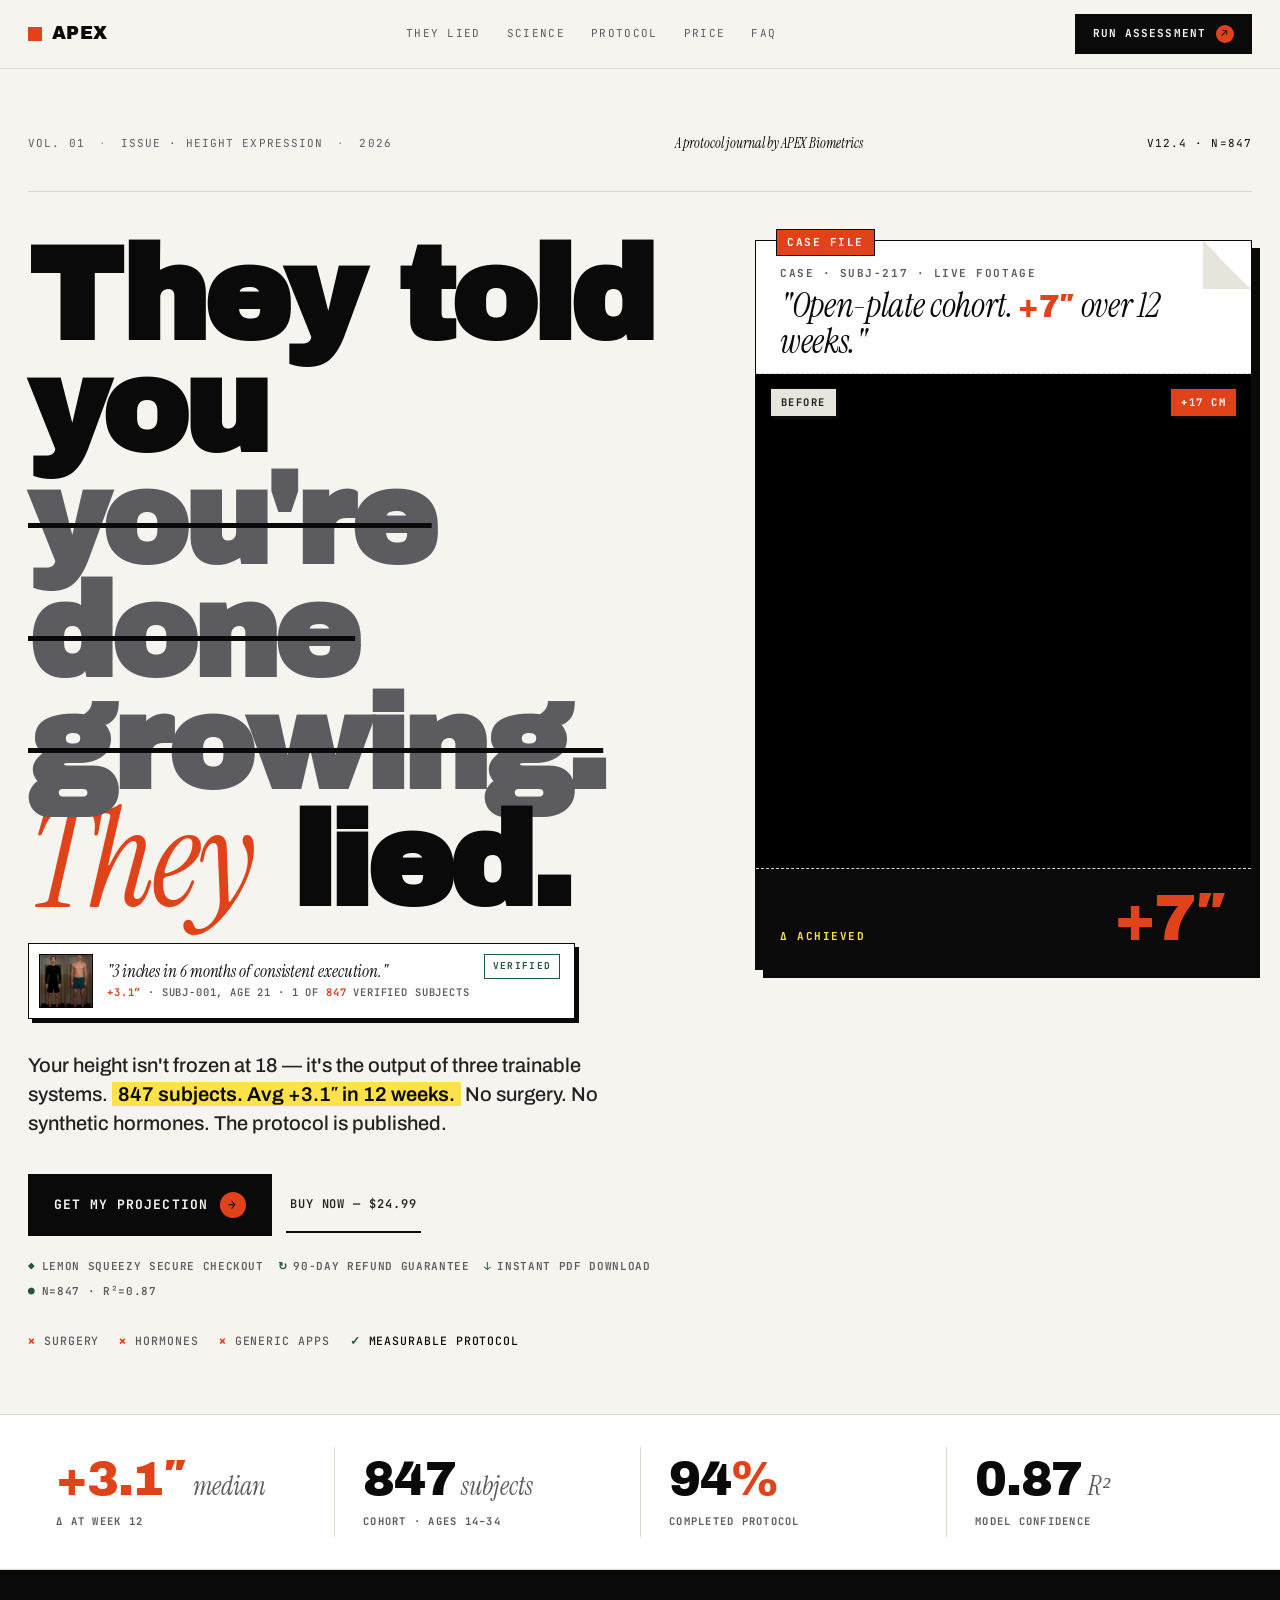
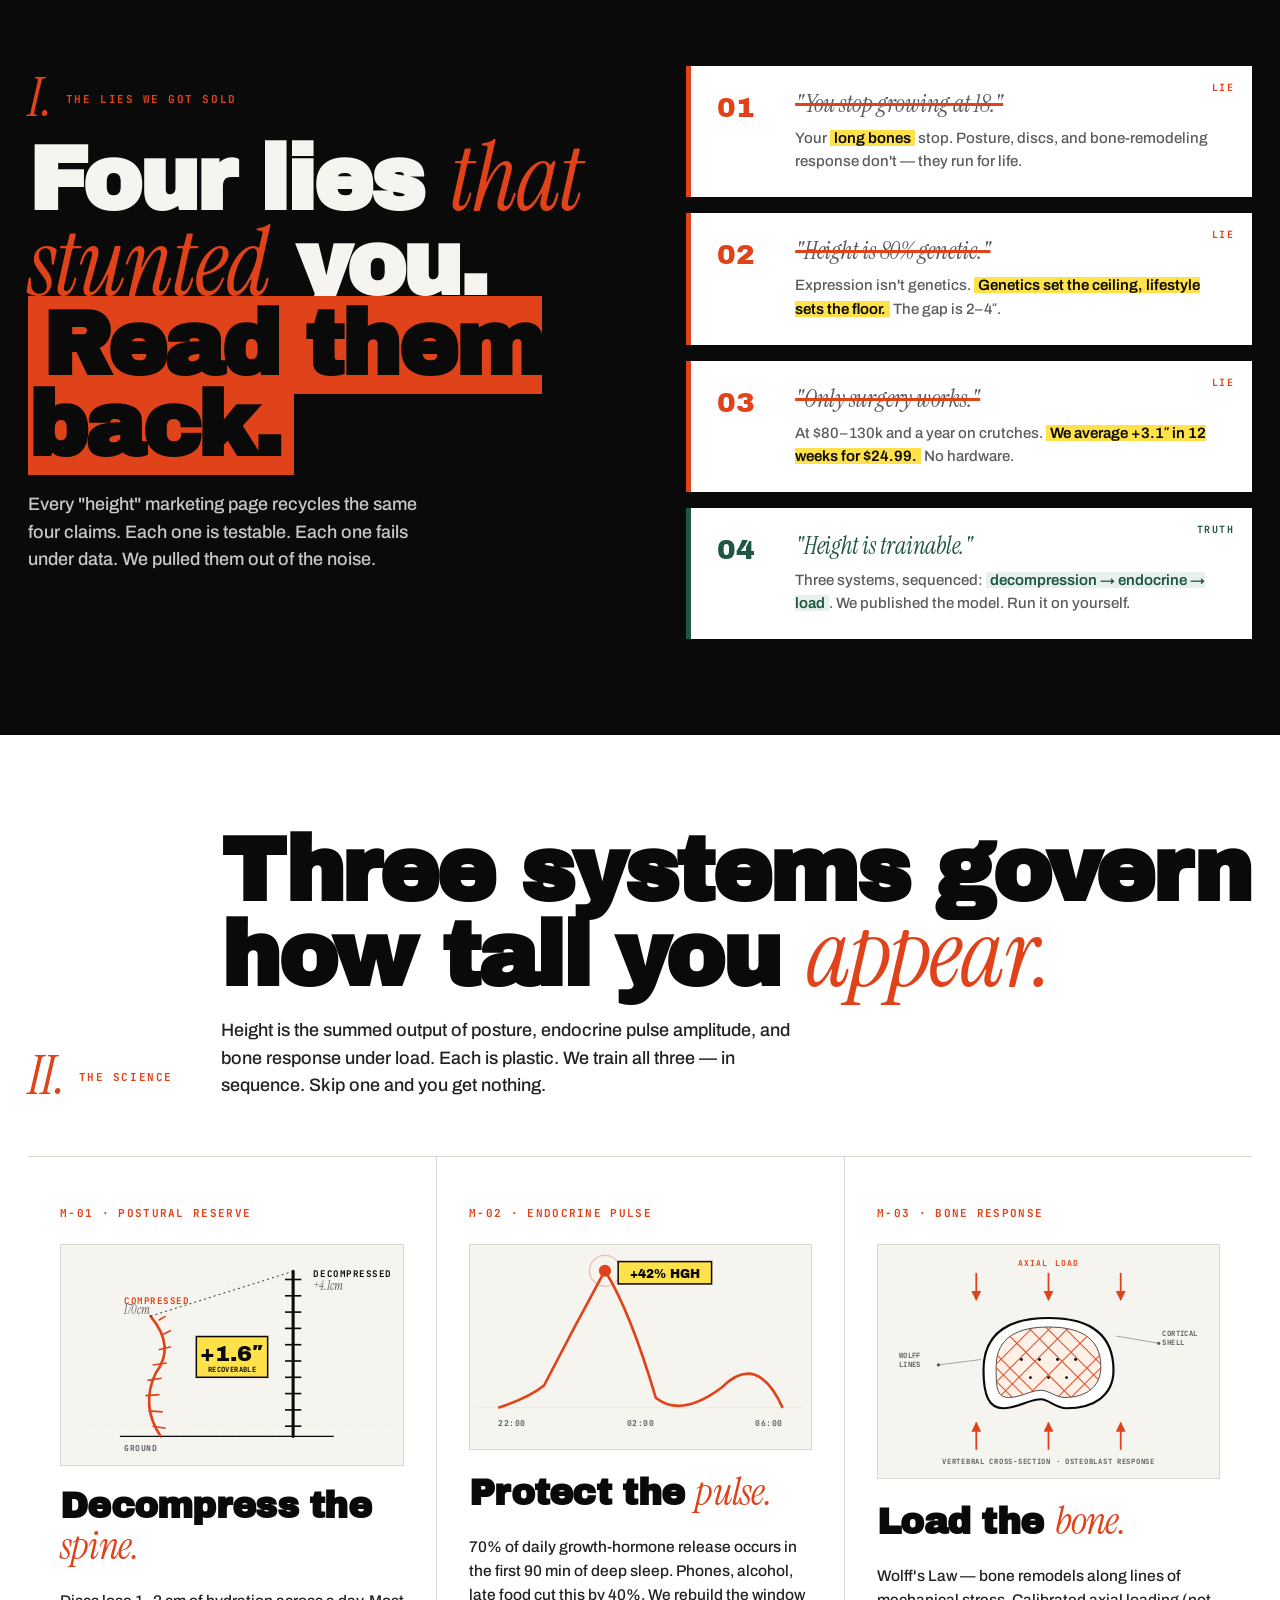
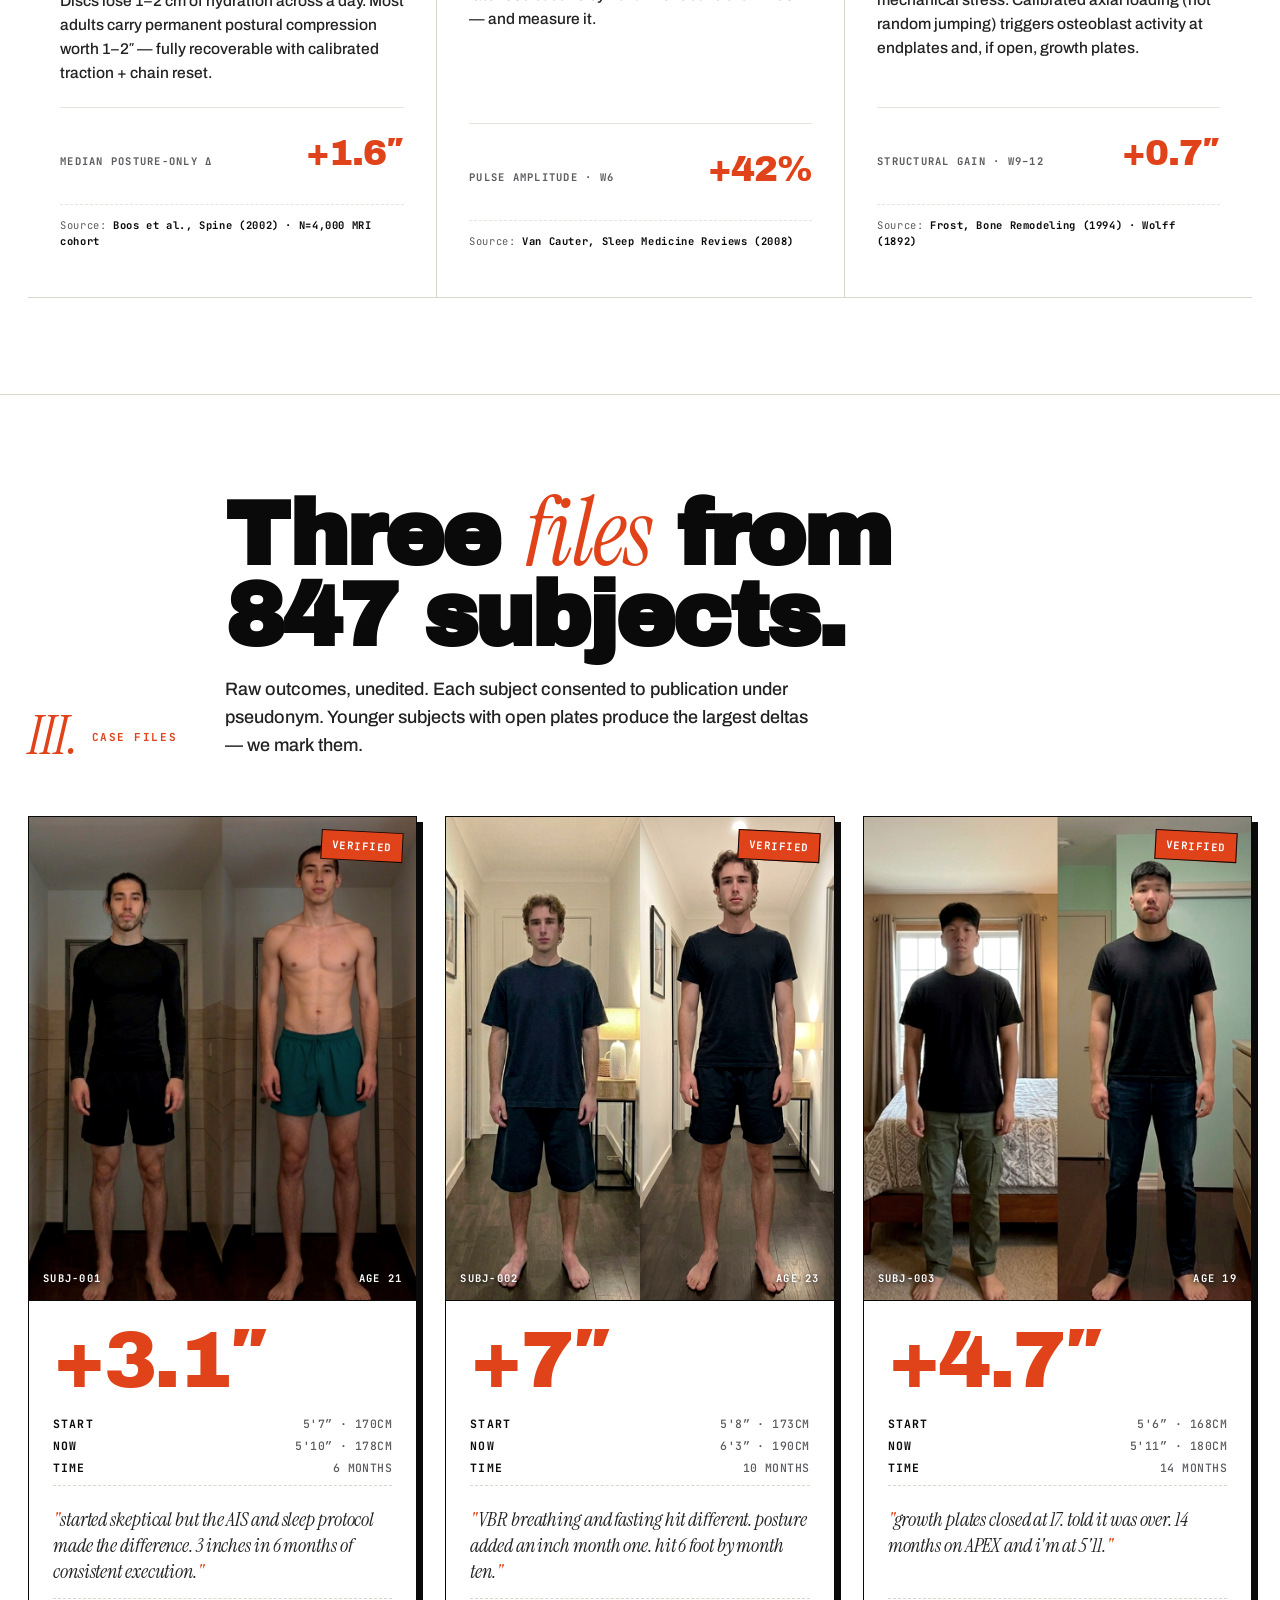
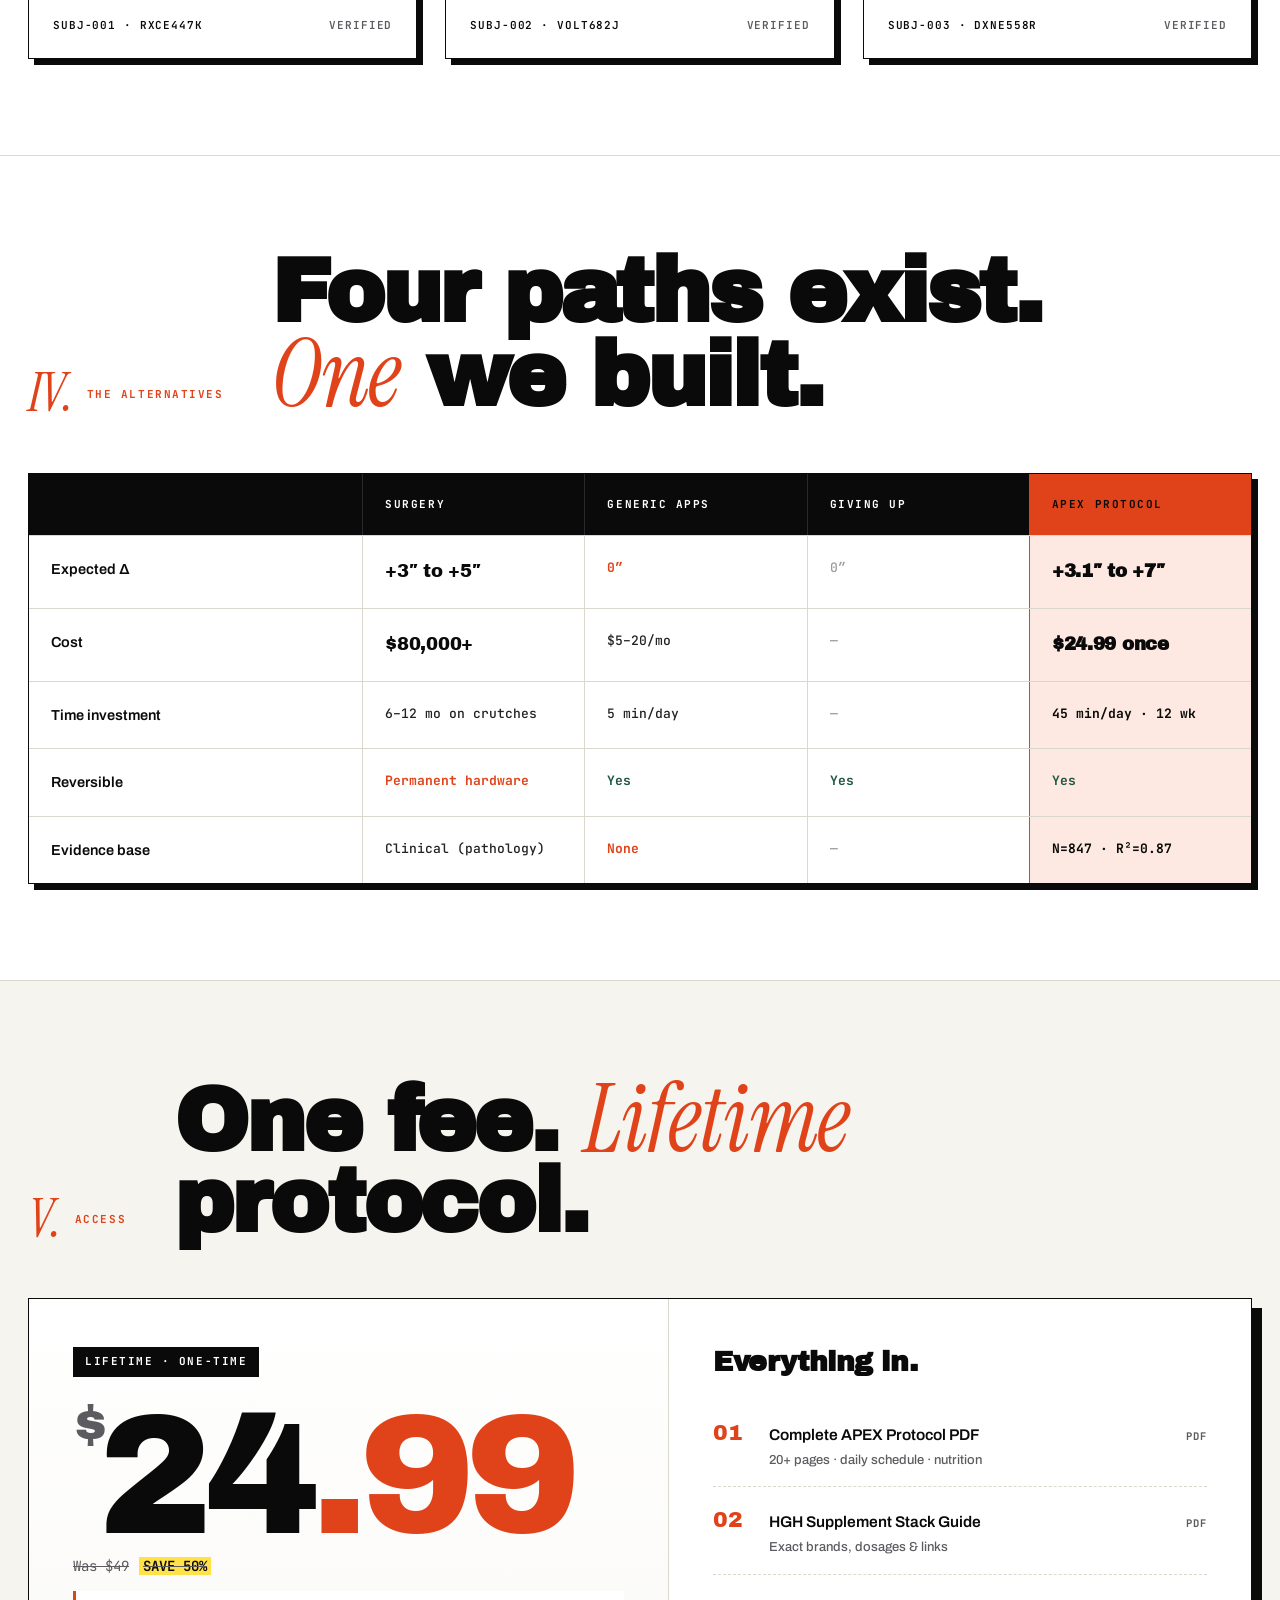
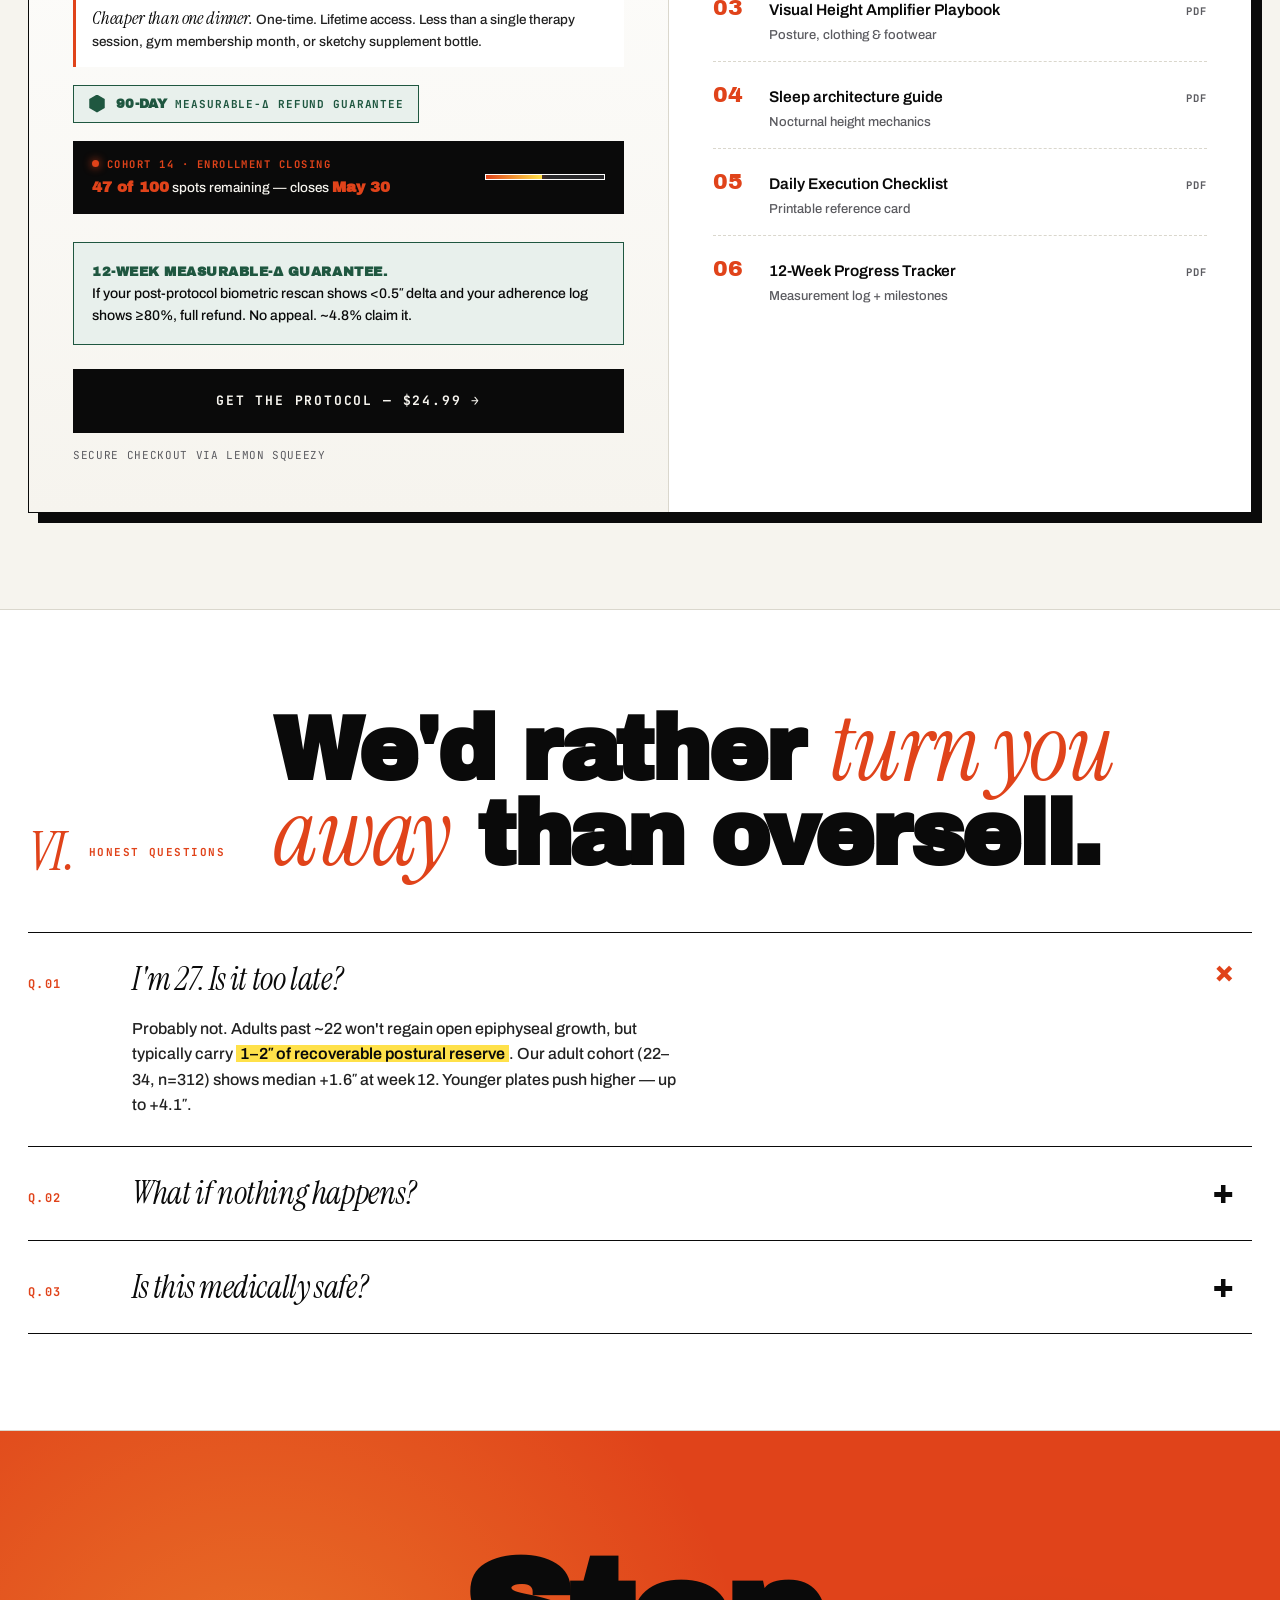
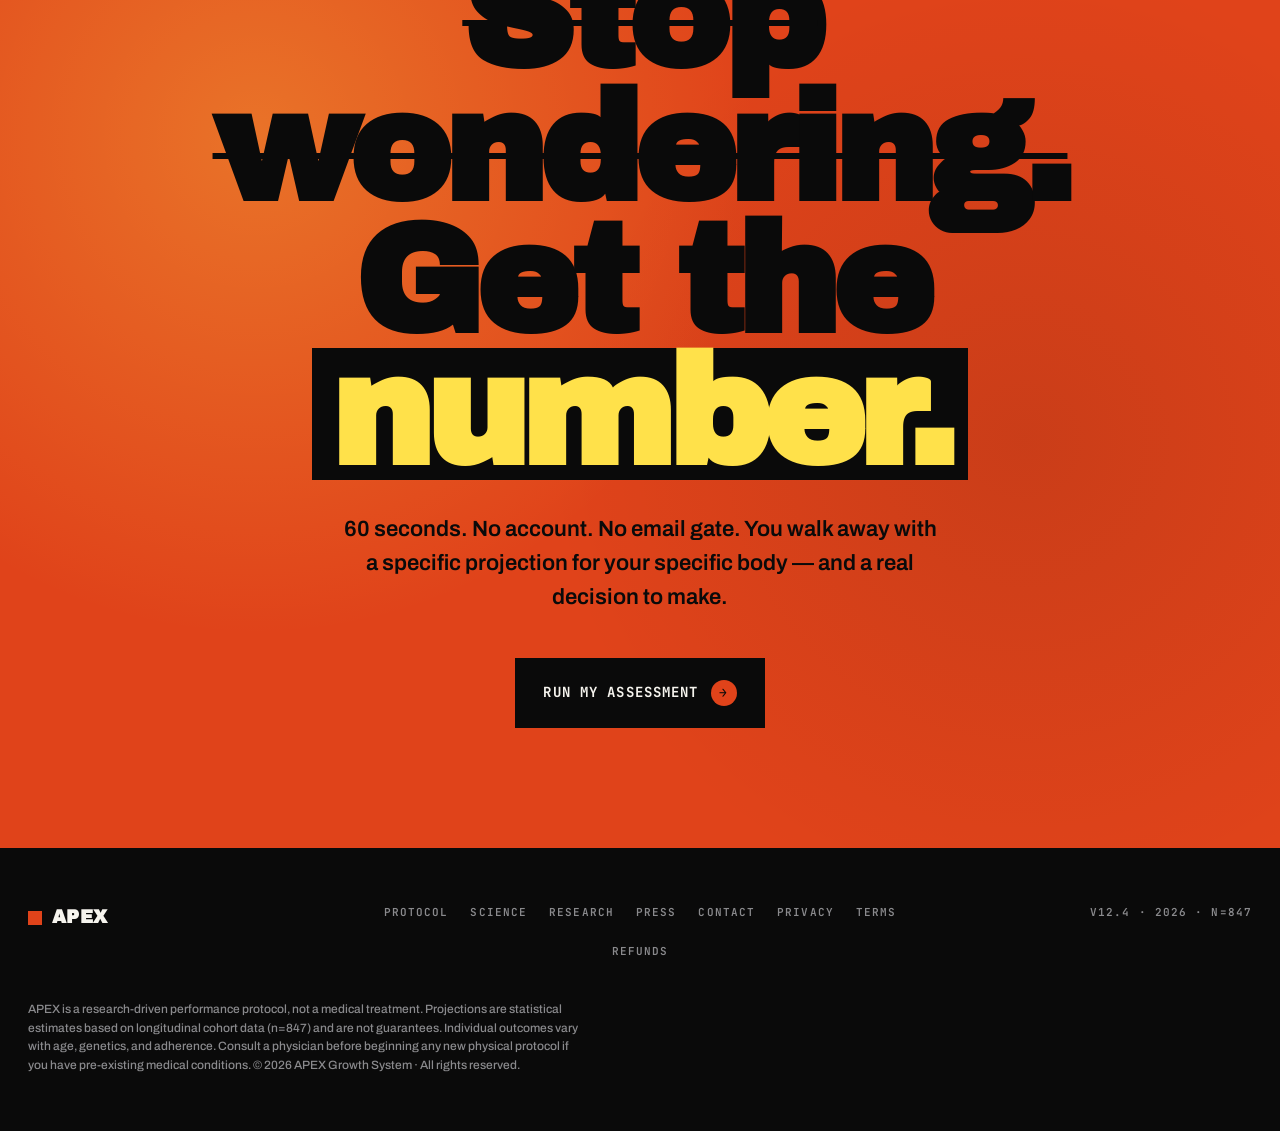
<file: index.html>
<!DOCTYPE html>
<html lang="en">
<head>
<meta charset="UTF-8">
<meta name="viewport" content="width=device-width, initial-scale=1.0">
<title>APEX — They lied about your height</title>
<link rel="icon" href="assets/favicon.svg" type="image/svg+xml">
<link rel="preconnect" href="https://fonts.googleapis.com">
<link rel="preconnect" href="https://fonts.gstatic.com" crossorigin>
<link rel="preload" href="assets/hero.mp4" as="video" type="video/mp4">
<link rel="preload" href="assets/SUBJ-001.png" as="image">
<link rel="stylesheet" href="https://fonts.googleapis.com/css2?family=Archivo+Black&family=Archivo:wght@400;500;600;700;800&family=Instrument+Serif:ital@0;1&family=JetBrains+Mono:wght@400;500;700&display=swap">
<style>
:root{
  --bg:#f6f4ee; --paper:#fff; --ink:#0a0a0a; --ink-2:#222; --mid:#5b5b60; --dim:#9b9b9f;
  --line:#dad7cd; --line-2:#e7e4dc;
  --hot:#e0431a; --hot-dim:#fde9e1;
  --green:#1f5740; --green-dim:#e8f0ec;
  --yellow:#ffe14a;
  --display:'Archivo Black',sans-serif;
  --serif:'Instrument Serif',serif;
  --sans:'Archivo',sans-serif;
  --mono:'JetBrains Mono',monospace;
}
*,*::before,*::after{margin:0;padding:0;box-sizing:border-box}
html,body{background:var(--bg);color:var(--ink);font-family:var(--sans);font-size:15.5px;line-height:1.55;-webkit-font-smoothing:antialiased}
a{color:inherit;text-decoration:none}
button{font:inherit;cursor:pointer;border:none;background:none;color:inherit}
img,svg{display:block;max-width:100%}
::selection{background:var(--ink);color:var(--yellow)}
.wrap{max-width:1320px;margin:0 auto;padding:0 28px}

/* ============ NAV ============ */
.nav{position:sticky;top:0;z-index:50;background:rgba(246,244,238,0.95);backdrop-filter:blur(14px);border-bottom:1px solid var(--line)}
.nav-i{max-width:1320px;margin:0 auto;padding:14px 28px;display:grid;grid-template-columns:auto 1fr auto;gap:28px;align-items:center}
.brand{display:flex;align-items:center;gap:10px;font-family:var(--display);font-size:18px;letter-spacing:.02em;color:var(--ink)}
.brand .sq{width:14px;height:14px;background:var(--hot)}
.nav-ul{display:flex;gap:26px;justify-content:center;font-family:var(--mono);font-size:11px;letter-spacing:.12em;text-transform:uppercase;color:var(--mid)}
.nav-ul a:hover{color:var(--ink)}
.nav-cta{
  background:var(--ink);color:var(--bg);padding:11px 18px;
  font-family:var(--mono);font-size:11px;font-weight:700;letter-spacing:.1em;text-transform:uppercase;
  display:inline-flex;align-items:center;gap:10px;
  transition:transform .15s,background .15s;
}
.nav-cta:hover{background:var(--hot);transform:translateY(-1px)}
.nav-cta .arr{display:inline-flex;align-items:center;justify-content:center;width:18px;height:18px;background:var(--hot);color:var(--ink);border-radius:50%;font-size:11px}
.nav-cta:hover .arr{background:var(--bg);color:var(--hot)}

/* ============ HERO ============ */
.hero{padding:64px 0 64px;position:relative;border-bottom:1px solid var(--line)}
.hero-meta{
  display:grid;grid-template-columns:auto 1fr auto;gap:28px;align-items:center;
  font-family:var(--mono);font-size:11px;letter-spacing:.1em;text-transform:uppercase;color:var(--mid);
  padding-bottom:36px;border-bottom:1px solid var(--line);margin-bottom:48px;
}
.hero-meta .ml{display:flex;gap:14px;align-items:center}
.hero-meta .ml span:not(:last-child)::after{content:'·';margin-left:14px;color:var(--dim)}
.hero-meta .vol{justify-self:center;font-family:var(--serif);font-style:italic;font-size:14px;color:var(--ink);letter-spacing:0;text-transform:none}
.hero-meta .ver{color:var(--ink)}

.hero-grid{display:grid;grid-template-columns:1.35fr 1fr;gap:56px;align-items:start}

.hero-h1{
  font-family:var(--display);font-weight:900;
  font-size:clamp(64px,10.2vw,164px);line-height:.86;letter-spacing:-0.04em;
  text-wrap:balance;
}
.hero-h1 .strike{
  position:relative;display:inline;
  color:var(--mid);
  text-decoration:line-through;
  text-decoration-color:var(--ink);
  text-decoration-thickness:5px;
  text-decoration-skip-ink:none;
}
.hero-h1 .strike::after{content:none}
.hero-h1 .serif{
  font-family:var(--serif);font-weight:400;font-style:italic;
  font-size:1.05em;letter-spacing:-.015em;color:var(--hot);
  display:inline-block;
}
.hero-h1 .underline{position:relative;display:inline-block}
.hero-h1 .underline::after{
  content:'';position:absolute;left:0;right:0;bottom:0.04em;height:14px;
  background:var(--yellow);z-index:-1;
}

.hero-lede{
  margin-top:32px;font-size:20px;line-height:1.45;color:var(--ink-2);max-width:52ch;font-weight:500;
}
.hero-lede strong{background:var(--yellow);padding:1px 6px;color:var(--ink);font-weight:600}

.hero-cta{margin-top:36px;display:flex;gap:14px;align-items:center;flex-wrap:wrap}
.btn-primary{
  background:var(--ink);color:var(--bg);padding:18px 26px;
  font-family:var(--mono);font-size:13px;font-weight:700;letter-spacing:.08em;text-transform:uppercase;
  display:inline-flex;align-items:center;gap:12px;
  transition:transform .15s,background .15s;
}
.btn-primary:hover{transform:translateY(-2px);background:var(--hot)}
.btn-primary .arr{width:26px;height:26px;background:var(--hot);color:var(--ink);border-radius:50%;display:inline-flex;align-items:center;justify-content:center;font-weight:900;font-size:13px;transition:background .15s,color .15s}
.btn-primary:hover .arr{background:var(--bg);color:var(--hot)}
.btn-ghost{
  color:var(--ink-2);padding:18px 4px;
  font-family:var(--mono);font-size:12px;font-weight:600;letter-spacing:.08em;text-transform:uppercase;
  border-bottom:2px solid var(--ink);transition:color .15s;
}
.btn-ghost:hover{color:var(--hot);border-color:var(--hot)}
.cta-note{font-family:var(--mono);font-size:11px;letter-spacing:.06em;color:var(--mid);text-transform:uppercase}

.hero-caps{display:flex;gap:20px;margin-top:32px;flex-wrap:wrap;font-family:var(--mono);font-size:11.5px;font-weight:500;letter-spacing:.08em;text-transform:uppercase;color:var(--mid)}
.hero-caps span{display:inline-flex;gap:8px;align-items:center}
.hero-caps span::before{content:'✕';color:var(--hot);font-weight:900}
.hero-caps .ok{color:var(--ink)}
.hero-caps .ok::before{content:'✓';color:var(--green)}

/* hero proof card */
.proof-card{
  background:var(--paper);border:1px solid var(--ink);
  box-shadow:8px 8px 0 var(--ink);position:relative;
}
.proof-card::before{
  content:'CASE FILE';position:absolute;top:-12px;left:20px;
  background:var(--hot);color:var(--paper);padding:4px 10px;border:1px solid var(--ink);
  font-family:var(--mono);font-size:11px;font-weight:700;letter-spacing:.14em;
}
.proof-card::after{
  content:'';position:absolute;top:0;right:0;width:48px;height:48px;
  background:linear-gradient(225deg,transparent 50%,var(--line-2) 50%);
}
.pc-video{position:relative;aspect-ratio:1/1;background:#000;overflow:hidden;border-bottom:1px dashed var(--line)}
.pc-video video{position:absolute;inset:0;width:100%;height:100%;object-fit:cover;filter:contrast(1.05) saturate(.9)}
.pc-video-lbl{position:absolute;top:14px;font-family:var(--mono);font-size:10.5px;font-weight:700;letter-spacing:.14em;padding:5px 10px;border:1px solid var(--ink);text-transform:uppercase;box-shadow:2px 2px 0 var(--ink)}
.pc-video-lbl.bef{left:14px;background:rgba(245,242,234,.95);color:var(--ink-2)}
.pc-video-lbl.aft{right:14px;background:var(--hot);color:var(--paper)}
.pc-head{padding:24px 24px 14px;border-bottom:1px dashed var(--line)}
.pc-head .id{font-family:var(--mono);font-size:11px;font-weight:700;letter-spacing:.14em;color:var(--mid);text-transform:uppercase}
.pc-head h3{
  font-family:var(--serif);font-weight:400;font-style:italic;font-size:34px;line-height:1.05;
  letter-spacing:-.01em;color:var(--ink);margin-top:6px;
}
.pc-head h3 .num{font-style:normal;color:var(--hot);font-family:var(--display);font-size:.92em}
.pc-body{padding:8px 24px 20px}
.pc-row{display:grid;grid-template-columns:120px 1fr;padding:10px 0;border-bottom:1px dashed var(--line-2);font-family:var(--mono);font-size:13px;align-items:baseline}
.pc-row:last-child{border-bottom:0}
.pc-row .k{font-size:10.5px;letter-spacing:.12em;text-transform:uppercase;color:var(--mid);font-weight:700}
.pc-row .v{color:var(--ink);font-weight:500}
.pc-row .v em{font-family:var(--serif);font-style:italic;color:var(--hot);font-size:15px}
.pc-final{
  display:flex;justify-content:space-between;align-items:baseline;
  background:var(--ink);color:var(--paper);padding:18px 24px;
}
.pc-final .l{font-family:var(--mono);font-size:11px;font-weight:700;letter-spacing:.14em;text-transform:uppercase;color:var(--yellow)}
.pc-final .v{font-family:var(--display);font-size:64px;line-height:1;color:var(--hot);letter-spacing:-.03em}

/* ============ Data strip ============ */
.strip{
  padding:32px 0;border-bottom:1px solid var(--line);background:var(--paper);
}
.strip-row{display:grid;grid-template-columns:repeat(4,1fr);gap:0}
.strip-cell{padding:8px 28px;border-left:1px solid var(--line)}
.strip-cell:first-child{border-left:0}
.strip-cell .n{font-family:var(--display);font-size:48px;line-height:1;letter-spacing:-.025em}
.strip-cell .n .ac{color:var(--hot)}
.strip-cell .n .small{font-family:var(--serif);font-style:italic;font-weight:400;font-size:.55em;color:var(--mid);margin-left:6px;letter-spacing:0}
.strip-cell .l{font-family:var(--mono);font-size:10.5px;font-weight:700;letter-spacing:.12em;text-transform:uppercase;color:var(--mid);margin-top:10px}

/* ============ SECTION META ============ */
.sec{padding:96px 0;border-bottom:1px solid var(--line)}
.sec.paper{background:var(--paper)}
.sec.dark{background:var(--ink);color:var(--bg);border-bottom:0}
.sec-head{display:grid;grid-template-columns:auto 1fr;gap:48px;margin-bottom:56px;align-items:end}
.sec-kick{font-family:var(--mono);font-size:11px;font-weight:700;letter-spacing:.14em;text-transform:uppercase;color:var(--hot);display:flex;gap:14px;align-items:center;padding-top:10px}
.sec-kick .idx{
  font-family:var(--serif);font-style:italic;font-weight:400;font-size:54px;color:var(--hot);
  letter-spacing:-.02em;line-height:.85;
}
.sec.dark .sec-kick{color:var(--hot)}
.sec.dark .sec-kick .idx{color:var(--hot)}
.sec-h2{
  font-family:var(--display);font-weight:900;
  font-size:clamp(48px,7vw,108px);line-height:.9;letter-spacing:-.035em;text-wrap:balance;
}
.sec-h2 .serif{font-family:var(--serif);font-style:italic;font-weight:400;color:var(--hot);font-size:1.05em;letter-spacing:-.02em}
.sec-h2 .hl{background:var(--ink);color:var(--bg);padding:0 12px;display:inline-block}
.sec.dark .sec-h2 .hl{background:var(--hot);color:var(--ink)}
.sec-h2 .ul{background:linear-gradient(transparent 68%,var(--yellow) 68%,var(--yellow) 92%,transparent 92%)}
.sec-lede{max-width:60ch;font-size:18px;color:var(--ink-2);margin-top:20px;font-weight:500}
.sec.dark .sec-lede{color:#c8c8c8}

/* ============ LIES ============ */
.lies-grid{display:grid;grid-template-columns:1.05fr 1fr;gap:64px;align-items:start}
.lies-grid .copy h2{font-family:var(--display);font-size:clamp(48px,7vw,104px);line-height:.9;letter-spacing:-.035em;color:var(--bg)}
.lies-grid .copy h2 .serif{font-family:var(--serif);font-style:italic;font-weight:400;color:var(--hot);font-size:1.05em;letter-spacing:-.02em}
.lies-grid .copy h2 .hl{background:var(--hot);color:var(--ink);padding:0 14px}
.lies-grid .copy p{font-size:18px;color:#c8c8c8;font-weight:500;margin-top:24px;max-width:42ch}
.lies-list{display:flex;flex-direction:column;gap:16px}
.lie{
  background:var(--paper);color:var(--ink);padding:24px 26px;
  display:grid;grid-template-columns:60px 1fr;gap:18px;
  border-left:5px solid var(--hot);position:relative;
}
.lie.truth{border-left-color:var(--green)}
.lie .n{font-family:var(--display);font-size:28px;color:var(--hot);line-height:1;padding-top:4px}
.lie.truth .n{color:var(--green)}
.lie .q{font-family:var(--serif);font-style:italic;font-weight:400;font-size:24px;line-height:1.2;letter-spacing:-.01em;color:var(--ink);margin-bottom:8px}
.lie .q .strike{text-decoration:line-through;text-decoration-thickness:3px;text-decoration-color:var(--hot);color:var(--mid)}
.lie .a{font-size:15px;color:var(--mid);font-weight:500}
.lie .a b{background:var(--yellow);color:var(--ink);padding:0 4px;font-weight:600}
.lie.truth .q{color:var(--green)}
.lie.truth .a b{background:var(--green-dim);color:var(--green)}
.lie::after{
  content:'LIE';position:absolute;top:14px;right:18px;
  font-family:var(--mono);font-size:10px;font-weight:700;letter-spacing:.14em;color:var(--hot);
}
.lie.truth::after{content:'TRUTH';color:var(--green)}

/* ============ MECHANISMS ============ */
.mechs{display:grid;grid-template-columns:repeat(3,1fr);gap:0;border-top:1px solid var(--line);border-bottom:1px solid var(--line)}
.mech{padding:48px 32px;border-left:1px solid var(--line);display:flex;flex-direction:column;gap:22px;background:var(--paper)}
.mech:first-child{border-left:0}
.mech-num{font-family:var(--mono);font-size:11px;font-weight:700;letter-spacing:.12em;color:var(--hot);text-transform:uppercase}
.mech-fig{aspect-ratio:5/3;border:1px solid var(--line);background:var(--bg);padding:8px}
.mech h3{font-family:var(--display);font-size:36px;line-height:1.05;letter-spacing:-.02em;color:var(--ink)}
.mech h3 .serif{font-family:var(--serif);font-style:italic;font-weight:400;color:var(--hot);font-size:1.08em;letter-spacing:-.02em}
.mech p{color:var(--ink-2);font-size:15.5px;flex:1;font-weight:500}
.mech .stat{display:flex;justify-content:space-between;align-items:baseline;padding-top:18px;border-top:1px solid var(--line-2)}
.mech .stat .n{font-family:var(--display);font-size:36px;letter-spacing:-.025em;color:var(--hot)}
.mech .stat .l{font-family:var(--mono);font-size:10.5px;font-weight:700;letter-spacing:.12em;color:var(--mid);text-transform:uppercase}
.mech .cite{font-family:var(--mono);font-size:10.5px;letter-spacing:.06em;color:var(--mid);border-top:1px dashed var(--line-2);padding-top:12px}
.mech .cite b{color:var(--ink);font-weight:700}

/* ============ PROTOCOL ============ */
.proto{display:grid;grid-template-columns:repeat(4,1fr);gap:0;border:1px solid var(--ink);background:var(--paper)}
.phase{padding:36px 28px;border-right:1px solid var(--line);display:flex;flex-direction:column;gap:14px;position:relative}
.phase:last-child{border-right:0;background:var(--ink);color:var(--bg)}
.phase .n{font-family:var(--display);font-size:108px;line-height:.85;letter-spacing:-.04em;color:var(--ink)}
.phase:last-child .n{color:var(--hot)}
.phase .wk{font-family:var(--mono);font-size:11px;font-weight:700;letter-spacing:.12em;text-transform:uppercase;color:var(--mid)}
.phase:last-child .wk{color:#c8c8c8}
.phase h4{font-family:var(--display);font-size:26px;letter-spacing:-.015em;line-height:1.05;margin-top:18px}
.phase h4 .serif{font-family:var(--serif);font-style:italic;font-weight:400;font-size:1.1em;color:var(--hot)}
.phase p{font-size:14.5px;color:var(--mid);font-weight:500;flex:1;line-height:1.55}
.phase:last-child p{color:#c8c8c8}
.phase .d{margin-top:24px;padding-top:18px;border-top:1px solid var(--line);display:flex;justify-content:space-between;align-items:baseline}
.phase:last-child .d{border-top-color:var(--mid)}
.phase .d .l{font-family:var(--mono);font-size:11px;font-weight:700;letter-spacing:.12em;color:var(--mid);text-transform:uppercase}
.phase .d .v{font-family:var(--display);font-size:30px;letter-spacing:-.02em;color:var(--hot)}

/* ============ EVIDENCE ============ */
.res-grid{display:grid;grid-template-columns:repeat(3,1fr);gap:28px}
.res{
  background:var(--paper);border:1px solid var(--ink);box-shadow:6px 6px 0 var(--ink);
  display:flex;flex-direction:column;position:relative;
}
.res .photo{aspect-ratio:4/5;background:#222;position:relative;border-bottom:1px solid var(--ink);overflow:hidden}
.res .photo img{width:100%;height:100%;object-fit:cover;filter:contrast(1.05) saturate(.85)}
.res .photo .stamp{
  position:absolute;top:14px;right:14px;
  background:var(--hot);color:var(--paper);padding:6px 10px;border:1px solid var(--ink);
  font-family:var(--mono);font-size:10.5px;font-weight:700;letter-spacing:.14em;
  transform:rotate(3deg);
}
.res .photo .meta{
  position:absolute;bottom:14px;left:14px;right:14px;
  display:flex;justify-content:space-between;
  color:var(--paper);font-family:var(--mono);font-size:10.5px;font-weight:700;letter-spacing:.12em;text-transform:uppercase;
  text-shadow:0 1px 4px rgba(0,0,0,.85);
}
.res .body{padding:24px;display:flex;flex-direction:column;gap:14px;flex:1}
.res-stats{display:flex;flex-direction:column;gap:4px;font-family:var(--mono);font-size:11.5px;font-weight:500;letter-spacing:.04em;color:var(--mid);text-transform:uppercase;padding:4px 0 8px;border-bottom:1px dashed var(--line);margin-bottom:6px}
.res-stats span{display:flex;justify-content:space-between;gap:12px}
.res-stats b{color:var(--ink);font-family:var(--mono);font-weight:700;letter-spacing:.1em}
.res .delta{font-family:var(--display);font-size:80px;letter-spacing:-.03em;line-height:.9;color:var(--hot)}
.res .delta sup{font-size:.3em;color:var(--mid);vertical-align:top;font-family:var(--mono)}
.res .q{
  font-family:var(--serif);font-style:italic;font-weight:400;font-size:20px;
  line-height:1.3;letter-spacing:-.005em;color:var(--ink-2);
}
.res .q::before{content:'\"';color:var(--hot)}
.res .q::after{content:'\"';color:var(--hot)}
.res .by{margin-top:auto;padding-top:18px;border-top:1px dashed var(--line);font-family:var(--mono);font-size:11px;font-weight:600;letter-spacing:.08em;text-transform:uppercase;display:flex;justify-content:space-between;color:var(--mid)}
.res .by .name{color:var(--ink)}

/* ============ SLEEP ============ */
.sleep{display:grid;grid-template-columns:1.05fr 1fr;gap:64px;align-items:center}
.sleep-card{
  background:var(--ink);color:var(--paper);padding:32px;border:1px solid var(--ink);
  box-shadow:10px 10px 0 var(--hot);aspect-ratio:6/7;display:flex;flex-direction:column;gap:16px;
}
.sleep-card h5{font-family:var(--mono);font-size:11px;font-weight:700;letter-spacing:.14em;color:var(--hot);text-transform:uppercase}
.sleep-card .chart{flex:1;border:1px solid #2a2a2c;background:#0a0a0a;padding:10px}
.sleep-card .num{font-family:var(--display);font-size:88px;line-height:.85;color:var(--hot);letter-spacing:-.04em;margin-top:8px}
.sleep-card .num sup{font-size:.32em;color:var(--yellow);vertical-align:top}
.sleep-card .l{font-family:var(--mono);font-size:11px;font-weight:700;letter-spacing:.14em;color:var(--yellow);text-transform:uppercase}

.sleep-copy h3{font-family:var(--display);font-size:clamp(52px,6.5vw,84px);line-height:.92;letter-spacing:-.03em}
.sleep-copy h3 .serif{font-family:var(--serif);font-style:italic;font-weight:400;color:var(--hot);font-size:1.1em;letter-spacing:-.02em}
.sleep-copy p{font-size:17px;color:var(--ink-2);margin-top:22px;max-width:42ch;font-weight:500}
.sleep-copy p strong{color:var(--ink);background:var(--yellow);padding:1px 4px;font-weight:600}
.sleep-copy .ks{margin-top:32px;display:grid;grid-template-columns:1fr 1fr;gap:1px;background:var(--line);border:1px solid var(--ink)}
.sleep-copy .ks > div{background:var(--paper);padding:20px}
.sleep-copy .ks .n{font-family:var(--display);font-size:48px;line-height:1;color:var(--hot);letter-spacing:-.025em}
.sleep-copy .ks .l{font-family:var(--mono);font-size:10.5px;font-weight:700;letter-spacing:.12em;color:var(--mid);text-transform:uppercase;margin-top:10px}

/* ============ COMPARE ============ */
.compare{border:1px solid var(--ink);background:var(--paper);overflow:hidden;box-shadow:6px 6px 0 var(--ink)}
.cr{display:grid;grid-template-columns:1.5fr repeat(4,1fr);border-top:1px solid var(--line)}
.cr:first-child{border-top:0;background:var(--ink);color:var(--paper)}
.cr > div{padding:22px 22px;border-left:1px solid var(--line);font-family:var(--mono);font-size:13px;font-weight:500;color:var(--ink-2)}
.cr > div:first-child{border-left:0;font-family:var(--sans);font-weight:600;font-size:14.5px;color:var(--ink)}
.cr:first-child > div{font-family:var(--mono);font-size:11px;letter-spacing:.14em;text-transform:uppercase;color:var(--paper);font-weight:700;border-left:1px solid #2a2a2c}
.cr:first-child > div:first-child{border-left:0}
.cr .us{background:var(--hot-dim);border-left:1px solid var(--hot)!important;font-weight:700;color:var(--ink)}
.cr:first-child .us{background:var(--hot);color:var(--ink)!important;border-left:1px solid var(--hot)!important}
.cr .no{color:var(--hot);font-weight:700}
.cr .yes{color:var(--green);font-weight:700}
.cr .neutral{color:var(--dim)}
.cr .big{font-family:var(--display);font-size:18px;letter-spacing:-.015em;color:var(--ink)}
.cr .us .big{color:var(--hot)}

/* ============ PRICE ============ */
.price{display:grid;grid-template-columns:1.1fr 1fr;border:1px solid var(--ink);background:var(--paper);box-shadow:10px 10px 0 var(--ink)}
.price-l{padding:48px 44px;border-right:1px solid var(--line);position:relative;background:linear-gradient(180deg,var(--paper),var(--bg))}
.price-l .tag{display:inline-block;background:var(--ink);color:var(--paper);padding:6px 12px;font-family:var(--mono);font-size:11px;font-weight:700;letter-spacing:.14em;text-transform:uppercase;margin-bottom:28px}
.price-amt{font-family:var(--display);font-size:172px;line-height:.82;letter-spacing:-.05em;color:var(--ink)}
.price-amt .cur{font-size:.3em;color:var(--mid);vertical-align:top}
.price-amt .ac{color:var(--hot)}
.price-was{font-family:var(--mono);font-size:14px;color:var(--mid);text-decoration:line-through;margin-top:10px}
.price-was b{color:var(--ink);font-weight:600;text-decoration:none;background:var(--yellow);padding:0 4px;margin-left:10px}
.price-gty{margin-top:28px;padding:18px;background:var(--green-dim);border:1px solid var(--green);font-size:14px;font-weight:500;color:var(--ink)}
.price-gty b{color:var(--green);font-family:var(--display);font-size:13px;letter-spacing:.04em}
.price-cta{
  display:block;margin-top:24px;background:var(--ink);color:var(--bg);text-align:center;
  padding:22px;font-family:var(--mono);font-size:13px;font-weight:700;letter-spacing:.14em;text-transform:uppercase;
  position:relative;overflow:hidden;transition:background .15s,transform .15s;
}
.price-cta:hover{background:var(--hot);transform:translateY(-2px)}
.price-r{padding:48px 44px}
.price-r h4{font-family:var(--display);font-size:28px;letter-spacing:-.015em;margin-bottom:22px;line-height:1.1}
.price-r ul{list-style:none}
.price-r li{display:grid;grid-template-columns:42px 1fr auto;gap:14px;align-items:baseline;padding:16px 0;border-bottom:1px dashed var(--line)}
.price-r li:last-child{border-bottom:0}
.price-r li .i{font-family:var(--display);font-size:22px;color:var(--hot);letter-spacing:-.02em}
.price-r li .n{font-weight:600;font-size:15.5px;color:var(--ink)}
.price-r li .n span{display:block;font-size:13px;color:var(--mid);font-weight:500;margin-top:3px}
.price-r li .v{font-family:var(--mono);font-size:10.5px;font-weight:700;letter-spacing:.08em;text-transform:uppercase;color:var(--mid)}

/* ============ FAQ ============ */
.faq{border-top:1px solid var(--ink)}
.faq details{border-bottom:1px solid var(--ink);padding:28px 0}
.faq summary{
  list-style:none;cursor:pointer;display:grid;grid-template-columns:80px 1fr 40px;gap:24px;align-items:start;
}
.faq summary::-webkit-details-marker{display:none}
.faq summary .n{font-family:var(--mono);font-size:12px;font-weight:700;letter-spacing:.12em;color:var(--hot);padding-top:14px}
.faq summary .q{font-family:var(--serif);font-style:italic;font-weight:400;font-size:32px;line-height:1.15;letter-spacing:-.012em;color:var(--ink)}
.faq summary .p{font-family:var(--display);font-size:34px;color:var(--ink);transition:transform .25s;align-self:start;line-height:1}
.faq details[open] summary .p{transform:rotate(45deg);color:var(--hot)}
.faq .a{padding:18px 0 0 104px;color:var(--ink-2);max-width:72ch;font-size:16px;font-weight:500;line-height:1.6}
.faq .a strong{background:var(--yellow);padding:0 4px;color:var(--ink);font-weight:600}

/* ============ FINAL ============ */
.final{padding:120px 0;text-align:center;border-bottom:0;background:var(--hot);color:var(--ink);position:relative;overflow:hidden}
.final::before{
  content:'';position:absolute;inset:0;
  background:
    radial-gradient(circle at 20% 30%,rgba(255,225,74,.3),transparent 40%),
    radial-gradient(circle at 80% 60%,rgba(10,10,10,.1),transparent 40%);
}
.final > *{position:relative;z-index:2}
.final h2{font-family:var(--display);font-size:clamp(72px,12vw,200px);line-height:.86;letter-spacing:-.045em;text-wrap:balance}
.final h2 .strike{
  position:relative;display:inline;
  text-decoration:line-through;
  text-decoration-color:var(--ink);
  text-decoration-thickness:6px;
  text-decoration-skip-ink:none;
}
.final h2 .strike::after{content:none}
.final h2 .hl{background:var(--ink);color:var(--yellow);padding:0 18px;display:inline-block}
.final h2 .serif{font-family:var(--serif);font-style:italic;font-weight:400;color:var(--ink);font-size:1.05em;letter-spacing:-.02em}
.final p{margin:32px auto 44px;font-size:22px;font-weight:600;max-width:46ch;color:var(--ink)}
.final .btn-primary{background:var(--ink);color:var(--bg);padding:22px 28px;font-size:14px}
.final .btn-primary:hover{background:var(--paper);color:var(--ink)}
.final .btn-primary:hover .arr{background:var(--hot);color:var(--ink)}

/* ============ FOOTER ============ */
.footer{padding:56px 0;background:var(--ink);color:var(--bg)}
.footer-i{display:grid;grid-template-columns:1fr 2fr 1fr;gap:28px;align-items:start;font-family:var(--mono);font-size:11px;font-weight:600;letter-spacing:.1em;text-transform:uppercase;color:#8a8a8d}
.footer-links{display:flex;gap:22px;justify-content:center;flex-wrap:wrap}
.footer-links a:hover{color:var(--hot)}
.footer-legal{margin-top:40px;font-family:var(--sans);font-size:12px;color:#8a8a8d;font-weight:500;letter-spacing:0;text-transform:none;max-width:80ch;line-height:1.55}
.footer .brand{color:var(--bg)}

/* Mobile-only hero video — hidden on desktop */
.hero-mobile-video{display:none}

/* ============ HERO RECEIPT (social proof anchor under h1) ============ */
.hero-receipt{
  margin-top:24px;display:inline-grid;grid-template-columns:auto 1fr auto;gap:14px;align-items:center;
  background:var(--paper);border:1px solid var(--ink);box-shadow:4px 4px 0 var(--ink);
  padding:10px 14px 10px 10px;position:relative;text-decoration:none;
  transition:transform .15s,box-shadow .15s;
}
.hero-receipt:hover{transform:translate(-2px,-2px);box-shadow:6px 6px 0 var(--ink)}
.hr-thumb{width:54px;height:54px;object-fit:cover;border:1px solid var(--ink);filter:contrast(1.05) saturate(.85)}
.hr-stack{display:flex;flex-direction:column;gap:3px;min-width:0}
.hr-quote{font-family:var(--serif);font-style:italic;font-size:17px;line-height:1.15;color:var(--ink);letter-spacing:-.005em}
.hr-meta{font-family:var(--mono);font-size:10.5px;font-weight:600;letter-spacing:.08em;color:var(--mid);text-transform:uppercase}
.hr-meta b{color:var(--hot);font-weight:700}
.hr-stamp{font-family:var(--mono);font-size:9.5px;font-weight:700;letter-spacing:.14em;color:var(--green);border:1px solid var(--green);padding:4px 8px;text-transform:uppercase;flex-shrink:0;align-self:start}

/* ============ TRUST PILLS (under primary CTA) ============ */
.trust-pills{
  display:flex;flex-wrap:wrap;gap:8px 14px;margin-top:22px;align-items:center;
  font-family:var(--mono);font-size:11px;font-weight:600;letter-spacing:.06em;color:var(--mid);text-transform:uppercase;
}
.trust-pills span{display:inline-flex;align-items:center;gap:6px;white-space:nowrap}
.trust-pills .tp-i{font-size:11px;color:var(--green);font-style:normal;font-weight:900}

/* ============ PRICE FRAME (less-than-dinner) ============ */
.price-frame{
  margin-top:14px;padding:14px 16px;background:var(--paper);border-left:3px solid var(--hot);
  font-size:13.5px;color:var(--ink-2);line-height:1.5;font-weight:500;
}
.price-frame em{font-family:var(--serif);font-style:italic;font-size:18px;color:var(--ink);font-weight:400;letter-spacing:-.01em}

/* ============ STICKY MOBILE CTA BAR ============ */
.mobile-cta{
  position:fixed;left:0;right:0;bottom:0;z-index:60;
  display:none;
  background:var(--ink);color:var(--bg);
  padding:10px 14px;
  align-items:center;gap:10px;
  border-top:2px solid var(--hot);
  box-shadow:0 -6px 20px rgba(0,0,0,.18);
  transform:translateY(100%);transition:transform .35s cubic-bezier(.22,.9,.28,1.1);
}
.mobile-cta.on{transform:translateY(0)}
.mobile-cta .price-line{flex:1;display:flex;flex-direction:column;gap:1px}
.mobile-cta .p1{font-family:var(--mono);font-size:9.5px;font-weight:700;letter-spacing:.12em;color:var(--yellow);text-transform:uppercase}
.mobile-cta .p2{font-family:var(--display);font-size:18px;letter-spacing:-.015em;line-height:1;color:var(--bg)}
.mobile-cta .p2 .strike{color:#7a7a7d;font-size:.65em;text-decoration:line-through;margin-right:6px;font-family:var(--mono);font-weight:500;letter-spacing:0}
.mobile-cta a{
  background:var(--hot);color:var(--ink);
  padding:13px 16px;font-family:var(--mono);font-size:11.5px;font-weight:700;letter-spacing:.1em;text-transform:uppercase;
  display:inline-flex;align-items:center;gap:8px;flex-shrink:0;
  border:1px solid var(--paper);box-shadow:3px 3px 0 var(--paper);
}
.mobile-cta a:active{transform:translate(2px,2px);box-shadow:0 0 0 var(--paper)}

/* ============ GUARANTEE STAMP near price ============ */
.gty-stamp{
  display:inline-flex;align-items:center;gap:10px;
  background:var(--green-dim);color:var(--green);border:1px solid var(--green);
  padding:8px 14px;margin-top:18px;
  font-family:var(--mono);font-size:11px;font-weight:700;letter-spacing:.08em;text-transform:uppercase;
}
.gty-stamp::before{
  content:'';width:18px;height:18px;flex-shrink:0;
  background:var(--green);
  clip-path:polygon(50% 0,93% 25%,93% 75%,50% 100%,7% 75%,7% 25%);
}
.gty-stamp .b{color:var(--green);font-family:var(--display);font-weight:900;font-size:13px;letter-spacing:.02em}

/* ============ URGENCY STRIP ============ */
.urgency{
  background:var(--ink);color:var(--paper);
  padding:14px 18px;margin-top:18px;
  display:grid;grid-template-columns:1fr auto;gap:18px;align-items:center;
  border:1px solid var(--ink);
}
.urgency .label{font-family:var(--mono);font-size:10.5px;font-weight:700;letter-spacing:.14em;color:var(--hot);text-transform:uppercase;display:flex;align-items:center;gap:8px}
.urgency .label::before{content:'';width:7px;height:7px;border-radius:50%;background:var(--hot);box-shadow:0 0 8px var(--hot);animation:pulseDot 1.8s infinite}
@keyframes pulseDot{50%{opacity:.4}}
.urgency .copy{font-family:var(--sans);font-size:13.5px;font-weight:500;color:var(--bg);margin-top:4px}
.urgency .copy b{font-family:var(--display);color:var(--hot);font-weight:900;font-size:15px}
.urgency .meter{width:120px;height:6px;background:#2a2a2c;border:1px solid var(--paper);position:relative;overflow:hidden}
.urgency .meter i{position:absolute;inset:0 auto 0 0;width:47%;background:linear-gradient(90deg,var(--hot),var(--yellow));box-shadow:0 0 8px var(--hot)}
@media(max-width:640px){.urgency{grid-template-columns:1fr;gap:8px;padding:12px 14px}.urgency .meter{width:100%}}

/* ============ RESPONSIVE ============ */
@media (max-width:980px){
  .hero-grid{grid-template-columns:1fr;gap:48px}
  .strip-row{grid-template-columns:1fr 1fr}
  .strip-cell{border-left:0;border-top:1px solid var(--line);padding:18px 0}
  .strip-cell:first-child,.strip-cell:nth-child(2){border-top:0}
  .lies-grid,.sleep{grid-template-columns:1fr;gap:36px}
  .mechs{grid-template-columns:1fr}
  .mech{border-left:0;border-top:1px solid var(--line)}
  .mech:first-child{border-top:0}
  .proto{grid-template-columns:1fr}
  .phase{border-right:0;border-bottom:1px solid var(--line)}
  .res-grid{grid-template-columns:1fr}
  .cr{grid-template-columns:1fr 1fr}
  .price{grid-template-columns:1fr}
  .sec-head{grid-template-columns:1fr;gap:20px}
  .nav-ul{display:none}
  .faq summary{grid-template-columns:60px 1fr 30px;gap:14px}
  .faq summary .q{font-size:24px}
  .faq .a{padding-left:74px}
}

/* ============ MOBILE (≤640px) ============ */
@media (max-width:640px){
  .wrap{padding:0 18px}

  /* Hero receipt compacter on mobile */
  .hero-receipt{margin-top:18px;padding:10px 12px;gap:10px}
  .hr-thumb{width:46px;height:46px}
  .hr-quote{font-size:14.5px}
  .hr-meta{font-size:9.5px;letter-spacing:.06em}
  .hr-stamp{font-size:8.5px;padding:3px 6px}
  .trust-pills{gap:6px 12px;margin-top:16px;font-size:10px}
  .price-frame{padding:12px 14px;font-size:12.5px;margin-top:12px}
  .price-frame em{font-size:16px}

  /* MOBILE HERO VIDEO (1:1, between h1 and lede) */
  .hero-mobile-video{display:block;margin-top:20px}
  .hmv-frame{position:relative;aspect-ratio:1/1;background:#000;border:1px solid var(--ink);box-shadow:5px 5px 0 var(--ink);overflow:hidden}
  .hmv-frame video{position:absolute;inset:0;width:100%;height:100%;object-fit:cover}
  .hmv-cap{display:flex;justify-content:space-between;align-items:center;margin-top:10px;font-family:var(--mono);font-size:10px;font-weight:700;letter-spacing:.12em;color:var(--mid);text-transform:uppercase}
  .hmv-id{color:var(--ink)}

  /* Hide desktop proof-card on mobile (video shown above) */
  .proof-card{display:none}

  /* Show sticky mobile CTA */
  .mobile-cta{display:flex}

  /* Tighter above-the-fold */
  .hero{padding:24px 0 32px}
  .hero-h1{font-size:42px;line-height:.94}
  .hero-h1{text-decoration-thickness:4px}
  .hero-lede{font-size:14.5px;margin-top:18px}
  .hero-cta{margin-top:18px}
  .hero-meta{padding-bottom:16px;margin-bottom:20px}
  body{padding-bottom:72px} /* room for sticky CTA */

  /* NAV */
  .nav-i{padding:11px 18px;gap:12px;grid-template-columns:auto auto}
  .brand{font-size:16px}
  .nav-cta{padding:9px 12px;font-size:10px;letter-spacing:.08em;gap:6px}
  .nav-cta .arr{width:16px;height:16px;font-size:10px}

  /* HERO */
  .hero{padding:32px 0 40px}
  .hero-meta{
    grid-template-columns:1fr;gap:8px;
    padding-bottom:20px;margin-bottom:28px;
    font-size:10px;letter-spacing:.08em;
  }
  .hero-meta .ml{flex-wrap:wrap;gap:8px}
  .hero-meta .ml span:not(:last-child)::after{margin-left:8px}
  .hero-meta .vol{justify-self:start;font-size:13px}
  .hero-meta .ver{font-size:10px}
  .hero-grid{gap:32px}
  .hero-h1{
    font-size:48px;letter-spacing:-.03em;line-height:.94;
    overflow-wrap:break-word;
  }
  .hero-h1 .underline::after{height:7px}
  .hero-h1 .serif{font-size:1em}
  .hero-lede{font-size:15.5px;line-height:1.5;margin-top:22px}
  .hero-cta{margin-top:24px;gap:10px;flex-direction:column;align-items:stretch}
  .btn-primary{padding:15px 20px;font-size:11.5px;justify-content:center}
  .btn-primary .arr{width:22px;height:22px;font-size:11px}
  .btn-ghost{padding:12px 4px;font-size:11px;text-align:center}
  .hero-caps{margin-top:22px;gap:10px 14px;font-size:10px;letter-spacing:.06em}

  /* PROOF CARD */
  .proof-card{box-shadow:5px 5px 0 var(--ink)}
  .proof-card::before{font-size:10px;padding:3px 8px;left:14px;top:-10px}
  .pc-head{padding:18px 18px 12px}
  .pc-head .id{font-size:10px;letter-spacing:.1em}
  .pc-head h3{font-size:24px;line-height:1.1;margin-top:6px}
  .pc-video{aspect-ratio:4/5}
  .pc-video-lbl{font-size:9px;padding:3px 7px;top:10px}
  .pc-video-lbl.bef{left:10px}
  .pc-video-lbl.aft{right:10px}
  .pc-final{padding:14px 18px}
  .pc-final .l{font-size:10px}
  .pc-final .v{font-size:44px}

  /* STRIP */
  .strip{padding:20px 0}
  .strip-row{grid-template-columns:1fr 1fr}
  .strip-cell{padding:14px 14px}
  .strip-cell:nth-child(odd){border-left:0!important}
  .strip-cell:nth-child(even){border-left:1px solid var(--line)!important}
  .strip-cell:nth-child(3),.strip-cell:nth-child(4){border-top:1px solid var(--line)!important}
  .strip-cell .n{font-size:30px}
  .strip-cell .n .small{font-size:.5em}
  .strip-cell .l{font-size:9px;letter-spacing:.1em;margin-top:6px}

  /* SECTIONS */
  .sec{padding:64px 0}
  .sec-head{margin-bottom:36px}
  .sec-kick{font-size:10px;letter-spacing:.1em}
  .sec-kick .idx{font-size:36px}
  .sec-h2{font-size:36px;line-height:.95;letter-spacing:-.025em}
  .sec-lede{font-size:15.5px;margin-top:14px}

  /* LIES */
  .lies-grid .copy h2{font-size:36px;line-height:.95}
  .lies-grid .copy p{font-size:15.5px;margin-top:18px}
  .lie{padding:18px 18px;gap:12px;grid-template-columns:42px 1fr}
  .lie .n{font-size:22px}
  .lie .q{font-size:18px;line-height:1.2}
  .lie .a{font-size:14px}
  .lie::after{font-size:9px;top:10px;right:14px}

  /* MECHS */
  .mech{padding:32px 22px;gap:16px}
  .mech-fig{aspect-ratio:4/3}
  .mech h3{font-size:28px;line-height:1.05}
  .mech p{font-size:14.5px}
  .mech .stat .n{font-size:28px}
  .mech .stat .l{font-size:9.5px;letter-spacing:.1em}
  .mech .cite{font-size:9.5px}

  /* PROTOCOL */
  .phase{padding:28px 22px;gap:10px}
  .phase .n{font-size:72px}
  .phase .wk{font-size:10px}
  .phase h4{font-size:22px;margin-top:12px}
  .phase p{font-size:14px}
  .phase .d{margin-top:16px;padding-top:12px}
  .phase .d .v{font-size:24px}

  /* RECEIPTS / RESULTS */
  .res .delta{font-size:60px}
  .res .q{font-size:17px}
  .res .by{font-size:10px}

  /* SLEEP */
  .sleep-card{padding:22px;aspect-ratio:5/6}
  .sleep-card h5{font-size:10px}
  .sleep-card .num{font-size:60px}
  .sleep-card .num sup{font-size:.3em}
  .sleep-copy h3{font-size:40px}
  .sleep-copy p{font-size:15px}
  .sleep-copy .ks .n{font-size:32px}
  .sleep-copy .ks .l{font-size:9.5px}
  .sleep-copy .ks > div{padding:14px}

  /* COMPARE */
  .cr{grid-template-columns:1fr 1fr;font-size:11px}
  .cr > div{padding:14px 12px;font-size:11.5px}
  .cr:first-child > div{font-size:9.5px;padding:11px 10px}
  .cr > div:first-child{font-size:12.5px;font-weight:600}
  .cr .big{font-size:14px}

  /* COMPARE TABLE — stack into label-block + 2x2 value grid per row */
  .compare{box-shadow:5px 5px 0 var(--ink)}
  .cr:first-child{display:none}
  .cr{grid-template-columns:1fr 1fr;border-top:2px solid var(--ink);background:var(--paper)}
  .cr > div{padding:14px 14px;font-size:13px;border-left:1px solid var(--line);border-top:1px solid var(--line-2);font-family:var(--sans);font-weight:500}
  .cr > div:first-child{
    grid-column:1/-1;background:var(--ink);color:var(--paper);
    font-family:var(--mono);font-size:10.5px;letter-spacing:.14em;text-transform:uppercase;
    padding:11px 14px;font-weight:700;border-left:0;border-top:0;
  }
  .cr > div:nth-child(2),.cr > div:nth-child(4){border-left:0}
  .cr > div:nth-child(2)::before,.cr > div:nth-child(3)::before,.cr > div:nth-child(4)::before,.cr > div:nth-child(5)::before{
    display:block;font-family:var(--mono);font-size:9px;font-weight:700;letter-spacing:.1em;
    color:var(--mid);text-transform:uppercase;margin-bottom:4px;
  }
  .cr > div:nth-child(2)::before{content:'Surgery'}
  .cr > div:nth-child(3)::before{content:'Apps'}
  .cr > div:nth-child(4)::before{content:'Acceptance'}
  .cr > div:nth-child(5)::before{content:'APEX';color:var(--hot)}
  .cr .us{background:var(--hot-dim);border-left:1px solid var(--hot)!important}
  .cr .big{font-size:15px}

  /* PRICE */
  .price{box-shadow:5px 5px 0 var(--ink)}
  .price-l,.price-r{padding:28px 22px}
  .price-l .tag{font-size:9.5px;padding:5px 9px;margin-bottom:18px}
  .price-amt{font-size:96px;letter-spacing:-.04em}
  .price-was{font-size:12px}
  .price-was b{font-size:10px;letter-spacing:.04em;padding:0 4px;margin-left:6px}
  .price-gty{padding:14px;font-size:13px;margin-top:20px}
  .price-cta{padding:17px;font-size:11.5px;letter-spacing:.1em}
  .price-r h4{font-size:22px;margin-bottom:14px}
  .price-r li{grid-template-columns:32px 1fr;gap:10px;padding:12px 0}
  .price-r li .v{display:none}
  .price-r li .i{font-size:18px}
  .price-r li .n{font-size:14px}
  .price-r li .n span{font-size:12px;margin-top:2px}

  /* FAQ */
  .faq summary{grid-template-columns:50px 1fr 24px;gap:10px}
  .faq summary .n{font-size:10px;padding-top:6px}
  .faq summary .q{font-size:18px;line-height:1.2}
  .faq summary .p{font-size:24px}
  .faq .a{padding:14px 0 0 60px;font-size:14.5px}

  /* FINAL */
  .final{padding:96px 0}
  .final h2{font-size:48px;line-height:.92}
  .final h2 .strike::after{height:5px}
  .final p{font-size:15.5px;margin:20px auto 28px}

  /* FOOTER */
  .footer{padding:36px 0}
  .footer-i{grid-template-columns:1fr;gap:18px;text-align:center}
  .footer-i > div:last-child{text-align:center!important}
  .footer-links{justify-content:center;gap:14px 18px;font-size:10.5px}
  .footer-legal{margin-top:24px;font-size:11.5px;text-align:center}
}
</style>
</head>
<body>

<!-- NAV -->
<nav class="nav">
  <div class="nav-i">
    <div class="brand"><span class="sq"></span>APEX</div>
    <div class="nav-ul">
      <a href="#lies">They lied</a>
      <a href="Science.html">Science</a>
      <a href="Protocol.html">Protocol</a>
      <a href="#price">Price</a>
      <a href="#faq">FAQ</a>
    </div>
    <a class="nav-cta" href="Height Assessment.html">Run assessment <span class="arr">↗</span></a>
  </div>
</nav>

<!-- HERO -->
<section class="hero">
  <div class="wrap">
    <div class="hero-meta">
      <div class="ml"><span>Vol. 01</span><span>Issue · Height Expression</span><span>2026</span></div>
      <div class="vol">A protocol journal by APEX Biometrics</div>
      <div class="ver">v12.4 · N=847</div>
    </div>

    <div class="hero-grid">
      <div>
        <h1 class="hero-h1">
          They told you<br>
          <span class="strike">you're done growing.</span><br>
          <span class="serif">They</span> <span class="underline">lied.</span>
        </h1>

        <!-- Social proof anchor — 1 verified case right under headline -->
        <a class="hero-receipt" href="#evidence">
          <img class="hr-thumb" src="assets/SUBJ-001.png" alt="SUBJ-001 verified case" loading="eager">
          <div class="hr-stack">
            <span class="hr-quote"><em>"3 inches in 6 months of consistent execution."</em></span>
            <span class="hr-meta"><b>+3.1″</b> · SUBJ-001, age 21 · 1 of <b>847</b> verified subjects</span>
          </div>
          <span class="hr-stamp">VERIFIED</span>
        </a>

        <!-- Mobile-only video block (sits between h1 and lede on phone) -->
        <div class="hero-mobile-video">
          <div class="hmv-frame">
            <video autoplay muted loop playsinline disablepictureinpicture>
              <source src="assets/hero.mp4" type="video/mp4">
            </video>
            <div class="pc-video-lbl bef">BEFORE</div>
            <div class="pc-video-lbl aft">+17 CM</div>
          </div>
          <div class="hmv-cap">
            <span class="hmv-id">CASE · SUBJ-217 · Δ +7″</span>
          </div>
        </div>

        <p class="hero-lede">
          Your height isn't frozen at 18 — it's the output of three trainable systems. <strong>847 subjects. Avg +3.1″ in 12 weeks.</strong> No surgery. No synthetic hormones. The protocol is published.
        </p>
        <div class="hero-cta">
          <a class="btn-primary" href="Height Assessment.html">
            Get my projection <span class="arr">→</span>
          </a>
          <a class="btn-ghost" href="#price">Buy now — $24.99</a>
        </div>

        <!-- Trust pills directly under CTA — risk reversal at the click point -->
        <div class="trust-pills">
          <span><i class="tp-i">◆</i>Lemon Squeezy secure checkout</span>
          <span><i class="tp-i">↻</i>90-day refund guarantee</span>
          <span><i class="tp-i">↓</i>Instant PDF download</span>
          <span><i class="tp-i">●</i>N=847 · R²=0.87</span>
        </div>
        <div class="hero-caps">
          <span>surgery</span>
          <span>hormones</span>
          <span>generic apps</span>
          <span class="ok">measurable protocol</span>
        </div>
      </div>

      <!-- proof card with hero video -->
      <div class="proof-card">
        <div class="pc-head">
          <div class="id">CASE · SUBJ-217 · LIVE FOOTAGE</div>
          <h3><em>"Open-plate cohort. <span class="num">+7″</span> over 12 weeks."</em></h3>
        </div>
        <div class="pc-video">
          <video autoplay muted loop playsinline disablepictureinpicture>
            <source src="assets/hero.mp4" type="video/mp4">
          </video>
          <div class="pc-video-lbl bef">BEFORE</div>
          <div class="pc-video-lbl aft">+17 CM</div>
        </div>
        <div class="pc-final">
          <div class="l">Δ achieved</div>
          <div class="v">+7″</div>
        </div>
      </div>
    </div>
  </div>
</section>

<!-- DATA STRIP -->
<section class="strip">
  <div class="wrap strip-row">
    <div class="strip-cell">
      <div class="n"><span class="ac">+3.1″</span><span class="small">median</span></div>
      <div class="l">Δ at week 12</div>
    </div>
    <div class="strip-cell">
      <div class="n">847<span class="small">subjects</span></div>
      <div class="l">Cohort · ages 14–34</div>
    </div>
    <div class="strip-cell">
      <div class="n">94<span class="ac">%</span></div>
      <div class="l">Completed protocol</div>
    </div>
    <div class="strip-cell">
      <div class="n">0.87<span class="small">R²</span></div>
      <div class="l">Model confidence</div>
    </div>
  </div>
</section>

<!-- LIES -->
<section class="sec dark" id="lies">
  <div class="wrap lies-grid">
    <div class="copy">
      <div class="sec-kick"><span class="idx">I.</span>The lies we got sold</div>
      <h2 style="margin-top:14px">Four lies <span class="serif">that stunted</span> you.<br><span class="hl">Read them back.</span></h2>
      <p>Every "height" marketing page recycles the same four claims. Each one is testable. Each one fails under data. We pulled them out of the noise.</p>
    </div>
    <div class="lies-list">
      <div class="lie">
        <div class="n">01</div>
        <div>
          <div class="q"><span class="strike">"You stop growing at 18."</span></div>
          <div class="a">Your <b>long bones</b> stop. Posture, discs, and bone-remodeling response don't — they run for life.</div>
        </div>
      </div>
      <div class="lie">
        <div class="n">02</div>
        <div>
          <div class="q"><span class="strike">"Height is 80% genetic."</span></div>
          <div class="a">Expression isn't genetics. <b>Genetics set the ceiling, lifestyle sets the floor.</b> The gap is 2–4″.</div>
        </div>
      </div>
      <div class="lie">
        <div class="n">03</div>
        <div>
          <div class="q"><span class="strike">"Only surgery works."</span></div>
          <div class="a">At $80–130k and a year on crutches. <b>We average +3.1″ in 12 weeks for $24.99.</b> No hardware.</div>
        </div>
      </div>
      <div class="lie truth">
        <div class="n">04</div>
        <div>
          <div class="q">"Height is <em>trainable.</em>"</div>
          <div class="a">Three systems, sequenced: <b>decompression → endocrine → load</b>. We published the model. Run it on yourself.</div>
        </div>
      </div>
    </div>
  </div>
</section>

<!-- MECHANISMS -->
<section class="sec paper" id="mech">
  <div class="wrap">
    <div class="sec-head">
      <div class="sec-kick"><span class="idx">II.</span>The Science</div>
      <div>
        <h2 class="sec-h2">Three systems govern how tall you <span class="serif">appear.</span></h2>
        <p class="sec-lede">Height is the summed output of posture, endocrine pulse amplitude, and bone response under load. Each is plastic. We train all three — in sequence. Skip one and you get nothing.</p>
      </div>
    </div>

    <div class="mechs">
      <div class="mech">
        <div class="mech-num">M-01 · Postural Reserve</div>
        <div class="mech-fig">
          <svg viewBox="0 0 320 200" style="width:100%;height:100%" preserveAspectRatio="xMidYMid meet">
            <g stroke="#e7e4dc" stroke-width="0.5">
              <line x1="0" y1="30" x2="320" y2="30" stroke-dasharray="2 3"/>
              <line x1="0" y1="170" x2="320" y2="170" stroke-dasharray="2 3"/>
            </g>
            <!-- floor and ceiling guides -->
            <line x1="50" y1="180" x2="260" y2="180" stroke="#0a0a0a" stroke-width="1.2"/>
            <text x="54" y="194" font-family="JetBrains Mono" font-size="8" font-weight="700" fill="#5b5b60" letter-spacing="0.5">GROUND</text>

            <!-- COMPRESSED spine (shorter, wavy) -->
            <g stroke="#e0431a" stroke-width="2.6" fill="none" stroke-linecap="round">
              <path d="M90,180 Q70,150 85,118 Q105,92 80,62"/>
            </g>
            <!-- compressed vertebrae as small dashes -->
            <g stroke="#e0431a" stroke-width="1.6">
              <line x1="82" y1="170" x2="95" y2="172"/>
              <line x1="78" y1="155" x2="92" y2="156"/>
              <line x1="75" y1="140" x2="89" y2="139"/>
              <line x1="77" y1="125" x2="91" y2="123"/>
              <line x1="82" y1="110" x2="96" y2="108"/>
              <line x1="88" y1="95" x2="100" y2="92"/>
              <line x1="92" y1="80" x2="100" y2="76"/>
              <line x1="88" y1="66" x2="95" y2="62"/>
            </g>
            <text x="54" y="50" font-family="JetBrains Mono" font-size="9" font-weight="700" fill="#e0431a" letter-spacing="0.5">COMPRESSED</text>
            <text x="54" y="60" font-family="Instrument Serif" font-style="italic" font-size="12" fill="#5b5b60">170cm</text>

            <!-- DECOMPRESSED spine (taller, straight) -->
            <g stroke="#0a0a0a" stroke-width="3" fill="none" stroke-linecap="round">
              <path d="M220,180 L220,18"/>
            </g>
            <!-- decompressed vertebrae as evenly spaced bars -->
            <g stroke="#0a0a0a" stroke-width="1.6">
              <line x1="212" y1="170" x2="228" y2="170"/>
              <line x1="212" y1="154" x2="228" y2="154"/>
              <line x1="212" y1="138" x2="228" y2="138"/>
              <line x1="212" y1="122" x2="228" y2="122"/>
              <line x1="212" y1="106" x2="228" y2="106"/>
              <line x1="212" y1="90" x2="228" y2="90"/>
              <line x1="212" y1="74" x2="228" y2="74"/>
              <line x1="212" y1="58" x2="228" y2="58"/>
              <line x1="212" y1="42" x2="228" y2="42"/>
              <line x1="212" y1="26" x2="228" y2="26"/>
            </g>
            <text x="240" y="24" font-family="JetBrains Mono" font-size="9" font-weight="700" fill="#0a0a0a" letter-spacing="0.5">DECOMPRESSED</text>
            <text x="240" y="36" font-family="Instrument Serif" font-style="italic" font-size="12" fill="#5b5b60">+4.1cm</text>

            <!-- delta dashed lines connecting the tops and bottoms -->
            <g stroke="#0a0a0a" stroke-width="0.8" stroke-dasharray="2 3">
              <line x1="80" y1="62" x2="220" y2="18"/>
              <line x1="90" y1="180" x2="220" y2="180"/>
            </g>

            <!-- center delta callout -->
            <rect x="125" y="82" width="70" height="40" fill="#ffe14a" stroke="#0a0a0a" stroke-width="1.5"/>
            <text x="160" y="106" font-family="Archivo Black" font-size="22" fill="#0a0a0a" text-anchor="middle">+1.6″</text>
            <text x="160" y="117" font-family="JetBrains Mono" font-size="7" font-weight="700" fill="#0a0a0a" text-anchor="middle" letter-spacing="0.4">RECOVERABLE</text>
          </svg>
        </div>
        <h3>Decompress the <span class="serif">spine.</span></h3>
        <p>Discs lose 1–2 cm of hydration across a day. Most adults carry permanent postural compression worth 1–2″ — fully recoverable with calibrated traction + chain reset.</p>
        <div class="stat"><div class="l">Median posture-only Δ</div><div class="n">+1.6″</div></div>
        <div class="cite">Source: <b>Boos et al., Spine (2002) · N=4,000 MRI cohort</b></div>
      </div>

      <div class="mech">
        <div class="mech-num">M-02 · Endocrine Pulse</div>
        <div class="mech-fig">
          <svg viewBox="0 0 320 180" style="width:100%;height:100%">
            <g stroke="#dad7cd" stroke-width="0.5"><line x1="0" y1="150" x2="320" y2="150"/></g>
            <path d="M20,150 Q50,140 65,128 Q95,70 125,15 Q150,55 175,140 Q200,160 240,130 Q275,95 300,150" stroke="#e0431a" stroke-width="2.6" fill="none"/>
            <circle cx="125" cy="15" r="6" fill="#e0431a"/>
            <circle cx="125" cy="15" r="11" fill="none" stroke="#e0431a" stroke-width="1.2" opacity="0.5">
              <animate attributeName="r" values="11;20;11" dur="2s" repeatCount="indefinite"/>
              <animate attributeName="opacity" values="0.6;0;0.6" dur="2s" repeatCount="indefinite"/>
            </circle>
            <rect x="138" y="6" width="92" height="22" fill="#ffe14a" stroke="#0a0a0a" stroke-width="1.5"/>
            <text x="184" y="22" font-family="Archivo Black" font-size="12" fill="#0a0a0a" text-anchor="middle">+42% HGH</text>
            <g font-family="JetBrains Mono" font-size="8" font-weight="700" fill="#5b5b60" letter-spacing="0.5">
              <text x="20" y="168">22:00</text><text x="160" y="168" text-anchor="middle">02:00</text><text x="300" y="168" text-anchor="end">06:00</text>
            </g>
          </svg>
        </div>
        <h3>Protect the <span class="serif">pulse.</span></h3>
        <p>70% of daily growth-hormone release occurs in the first 90 min of deep sleep. Phones, alcohol, late food cut this by 40%. We rebuild the window — and measure it.</p>
        <div class="stat"><div class="l">Pulse amplitude · W6</div><div class="n">+42%</div></div>
        <div class="cite">Source: <b>Van Cauter, Sleep Medicine Reviews (2008)</b></div>
      </div>

      <div class="mech">
        <div class="mech-num">M-03 · Bone Response</div>
        <div class="mech-fig">
          <svg viewBox="0 0 360 240" style="width:100%;height:100%" preserveAspectRatio="xMidYMid meet">
            <defs>
              <marker id="arrL" viewBox="0 0 10 10" refX="9" refY="5" markerWidth="5.5" markerHeight="5.5" orient="auto-start-reverse">
                <path d="M0,0 L10,5 L0,10 z" fill="#e0431a"/>
              </marker>
              <!-- inner-bone clip so trabeculae stay inside -->
              <clipPath id="boneInside">
                <path d="M-58,-4 C-58,-38 -32,-48 0,-48 C32,-48 58,-38 58,-4 C58,18 42,30 18,30 C8,30 0,22 -8,22 C-20,22 -30,30 -44,30 C-58,30 -58,18 -58,-4 Z"/>
              </clipPath>
            </defs>

            <!-- AXIAL LOAD heading -->
            <text x="180" y="14" font-family="JetBrains Mono" font-size="9" font-weight="700" fill="#e0431a" letter-spacing="1.2" text-anchor="middle">AXIAL LOAD</text>
            <!-- top arrows -->
            <g stroke="#e0431a" stroke-width="2" fill="none" marker-end="url(#arrL)">
              <line x1="100" y1="22" x2="100" y2="52"/>
              <line x1="180" y1="22" x2="180" y2="52"/>
              <line x1="260" y1="22" x2="260" y2="52"/>
            </g>

            <!-- vertebra body (kidney-bean cross-section) -->
            <g transform="translate(180,130)">
              <!-- cortical outer wall -->
              <path d="M-72,0 C-72,-44 -40,-58 0,-58 C40,-58 72,-44 72,0 C72,28 50,42 20,42 C8,42 0,32 -8,32 C-22,32 -34,42 -50,42 C-66,42 -72,28 -72,0 Z"
                    fill="#fff" stroke="#0a0a0a" stroke-width="2.4"/>
              <!-- inner cancellous region -->
              <path d="M-58,-4 C-58,-38 -32,-48 0,-48 C32,-48 58,-38 58,-4 C58,18 42,30 18,30 C8,30 0,22 -8,22 C-20,22 -30,30 -44,30 C-58,30 -58,18 -58,-4 Z"
                    fill="#fff0e8" stroke="#0a0a0a" stroke-width="0.8"/>

              <!-- TRABECULAE: clean diamond grid clipped to inner shape -->
              <g clip-path="url(#boneInside)" stroke="#e0431a" stroke-width="1.2" stroke-linecap="round" opacity="0.9">
                <!-- diagonal NW-SE -->
                <line x1="-70" y1="-30" x2="40" y2="80"/>
                <line x1="-70" y1="-15" x2="55" y2="110"/>
                <line x1="-70" y1="0"   x2="70" y2="140"/>
                <line x1="-55" y1="-50" x2="70" y2="75"/>
                <line x1="-35" y1="-60" x2="70" y2="45"/>
                <line x1="-15" y1="-60" x2="70" y2="25"/>
                <line x1="5"   y1="-60" x2="70" y2="5"/>
                <line x1="25"  y1="-60" x2="65" y2="-20"/>
                <!-- diagonal NE-SW -->
                <line x1="70" y1="-30"  x2="-40" y2="80"/>
                <line x1="70" y1="-15"  x2="-55" y2="110"/>
                <line x1="70" y1="0"    x2="-70" y2="140"/>
                <line x1="55" y1="-50"  x2="-70" y2="75"/>
                <line x1="35" y1="-60"  x2="-70" y2="45"/>
                <line x1="15" y1="-60"  x2="-70" y2="25"/>
                <line x1="-5" y1="-60"  x2="-70" y2="5"/>
                <line x1="-25" y1="-60" x2="-65" y2="-20"/>
              </g>

              <!-- intersection osteoblast nodes (sparser, on key crossings) -->
              <g fill="#0a0a0a">
                <circle cx="-30" cy="-12" r="1.6"/>
                <circle cx="-10" cy="-12" r="1.6"/>
                <circle cx="10"  cy="-12" r="1.6"/>
                <circle cx="30"  cy="-12" r="1.6"/>
                <circle cx="-20" cy="8"   r="1.6"/>
                <circle cx="0"   cy="8"   r="1.6"/>
                <circle cx="20"  cy="8"   r="1.6"/>
              </g>
            </g>

            <!-- bottom arrows (reaction) -->
            <g stroke="#e0431a" stroke-width="2" fill="none" marker-end="url(#arrL)">
              <line x1="100" y1="218" x2="100" y2="188"/>
              <line x1="180" y1="218" x2="180" y2="188"/>
              <line x1="260" y1="218" x2="260" y2="188"/>
            </g>
            <!-- bottom caption (below arrows) -->
            <text x="180" y="234" font-family="JetBrains Mono" font-size="8" font-weight="700" fill="#5b5b60" letter-spacing="0.8" text-anchor="middle">VERTEBRAL CROSS-SECTION · OSTEOBLAST RESPONSE</text>

            <!-- side labels with leader lines -->
            <g font-family="JetBrains Mono" font-size="8" font-weight="700" fill="#5b5b60" letter-spacing="0.5">
              <!-- WOLFF LINES (left) -->
              <line x1="58" y1="124" x2="105" y2="118" stroke="#5b5b60" stroke-width="0.6"/>
              <circle cx="58" cy="124" r="1.8" fill="#5b5b60"/>
              <text x="14" y="116">WOLFF</text>
              <text x="14" y="126">LINES</text>
              <!-- CORTICAL SHELL (right) -->
              <line x1="302" y1="100" x2="255" y2="92" stroke="#5b5b60" stroke-width="0.6"/>
              <circle cx="302" cy="100" r="1.8" fill="#5b5b60"/>
              <text x="306" y="92">CORTICAL</text>
              <text x="306" y="102">SHELL</text>
            </g>
          </svg>
        </div>
        <h3>Load the <span class="serif">bone.</span></h3>
        <p>Wolff's Law — bone remodels along lines of mechanical stress. Calibrated axial loading (not random jumping) triggers osteoblast activity at endplates and, if open, growth plates.</p>
        <div class="stat"><div class="l">Structural gain · W9–12</div><div class="n">+0.7″</div></div>
        <div class="cite">Source: <b>Frost, Bone Remodeling (1994) · Wolff (1892)</b></div>
      </div>
    </div>
  </div>
</section>

<!-- EVIDENCE -->
<section class="sec paper" id="evidence">
  <div class="wrap">
    <div class="sec-head">
      <div class="sec-kick"><span class="idx">III.</span>Case Files</div>
      <div>
        <h2 class="sec-h2">Three <span class="serif">files</span> from 847 subjects.</h2>
        <p class="sec-lede">Raw outcomes, unedited. Each subject consented to publication under pseudonym. Younger subjects with open plates produce the largest deltas — we mark them.</p>
      </div>
    </div>

    <div class="res-grid">
      <div class="res">
        <div class="photo">
          <img src="assets/SUBJ-001.png" alt="" onerror="this.style.display='none'">
          <div class="stamp">VERIFIED</div>
          <div class="meta"><span>SUBJ-001</span><span>AGE 21</span></div>
        </div>
        <div class="body">
          <div class="delta">+3.1″</div>
          <div class="res-stats">
            <span><b>Start</b> 5'7″ · 170cm</span>
            <span><b>Now</b> 5'10″ · 178cm</span>
            <span><b>Time</b> 6 months</span>
          </div>
          <div class="q">started skeptical but the AIS and sleep protocol made the difference. 3 inches in 6 months of consistent execution.</div>
          <div class="by"><span class="name">SUBJ-001 · rxce447k</span><span>verified</span></div>
        </div>
      </div>
      <div class="res">
        <div class="photo">
          <img src="assets/SUBJ-002.png" alt="" onerror="this.style.display='none'">
          <div class="stamp">VERIFIED</div>
          <div class="meta"><span>SUBJ-002</span><span>AGE 23</span></div>
        </div>
        <div class="body">
          <div class="delta">+7″</div>
          <div class="res-stats">
            <span><b>Start</b> 5'8″ · 173cm</span>
            <span><b>Now</b> 6'3″ · 190cm</span>
            <span><b>Time</b> 10 months</span>
          </div>
          <div class="q">VBR breathing and fasting hit different. posture added an inch month one. hit 6 foot by month ten.</div>
          <div class="by"><span class="name">SUBJ-002 · volt682j</span><span>verified</span></div>
        </div>
      </div>
      <div class="res">
        <div class="photo">
          <img src="assets/SUBJ-003.png" alt="" onerror="this.style.display='none'">
          <div class="stamp">VERIFIED</div>
          <div class="meta"><span>SUBJ-003</span><span>AGE 19</span></div>
        </div>
        <div class="body">
          <div class="delta">+4.7″</div>
          <div class="res-stats">
            <span><b>Start</b> 5'6″ · 168cm</span>
            <span><b>Now</b> 5'11″ · 180cm</span>
            <span><b>Time</b> 14 months</span>
          </div>
          <div class="q">growth plates closed at 17. told it was over. 14 months on APEX and i'm at 5'11.</div>
          <div class="by"><span class="name">SUBJ-003 · dxne558r</span><span>verified</span></div>
        </div>
      </div>
    </div></div>
  </div>
</section>

<!-- COMPARE -->
<section class="sec paper">
  <div class="wrap">
    <div class="sec-head">
      <div class="sec-kick"><span class="idx">IV.</span>The Alternatives</div>
      <div>
        <h2 class="sec-h2">Four paths exist. <span class="serif">One</span> we built.</h2>
      </div>
    </div>
    <div class="compare">
      <div class="cr">
        <div>&nbsp;</div>
        <div>Surgery</div>
        <div>Generic apps</div>
        <div>Giving up</div>
        <div class="us">APEX Protocol</div>
      </div>
      <div class="cr">
        <div>Expected Δ</div>
        <div class="big">+3″ to +5″</div>
        <div class="no">0″</div>
        <div class="neutral">0″</div>
        <div class="us big">+3.1″ to +7″</div>
      </div>
      <div class="cr">
        <div>Cost</div>
        <div class="big">$80,000+</div>
        <div>$5–20/mo</div>
        <div class="neutral">—</div>
        <div class="us big">$24.99 once</div>
      </div>
      <div class="cr">
        <div>Time investment</div>
        <div>6–12 mo on crutches</div>
        <div>5 min/day</div>
        <div class="neutral">—</div>
        <div class="us">45 min/day · 12 wk</div>
      </div>
      <div class="cr">
        <div>Reversible</div>
        <div class="no">Permanent hardware</div>
        <div class="yes">Yes</div>
        <div class="yes">Yes</div>
        <div class="us yes">Yes</div>
      </div>
      <div class="cr">
        <div>Evidence base</div>
        <div>Clinical (pathology)</div>
        <div class="no">None</div>
        <div class="neutral">—</div>
        <div class="us">N=847 · R²=0.87</div>
      </div>
    </div>
  </div>
</section>

<!-- PRICE -->
<section class="sec" id="price">
  <div class="wrap">
    <div class="sec-head">
      <div class="sec-kick"><span class="idx">V.</span>Access</div>
      <div>
        <h2 class="sec-h2">One fee. <span class="serif">Lifetime</span> protocol.</h2>
      </div>
    </div>
    <div class="price">
      <div class="price-l">
        <span class="tag">LIFETIME · ONE-TIME</span>
        <div class="price-amt"><span class="cur">$</span>24<span class="ac">.99</span></div>
        <div class="price-was">Was $49<b>SAVE 50%</b></div>
        <div class="price-frame"><em>Cheaper than one dinner.</em> One-time. Lifetime access. Less than a single therapy session, gym membership month, or sketchy supplement bottle.</div>
        <div class="gty-stamp"><span><span class="b">90-day</span> measurable-Δ refund guarantee</span></div>
        <div class="urgency">
          <div>
            <div class="label">Cohort 14 · enrollment closing</div>
            <div class="copy"><b>47 of 100</b> spots remaining — closes <b>May 30</b></div>
          </div>
          <div class="meter"><i></i></div>
        </div>
        <div class="price-gty">
          <b>12-WEEK MEASURABLE-Δ GUARANTEE.</b><br>
          If your post-protocol biometric rescan shows &lt;0.5″ delta and your adherence log shows ≥80%, full refund. No appeal. ~4.8% claim it.
        </div>
        <a class="price-cta" href="https://apex-growth.lemonsqueezy.com/checkout/buy/ad8413ac-8ba9-4b4f-a45b-e08e76596f09?embed=1">Get the protocol — $24.99 →</a>
        <div style="margin-top:14px;font-family:var(--mono);font-size:11px;letter-spacing:.06em;color:var(--mid);text-transform:uppercase">Secure checkout via Lemon Squeezy</div>
      </div>
      <div class="price-r">
        <h4>Everything in.</h4>
        <ul>
          <li><span class="i">01</span><span class="n">Complete APEX Protocol PDF<span>20+ pages · daily schedule · nutrition</span></span><span class="v">PDF</span></li>
          <li><span class="i">02</span><span class="n">HGH Supplement Stack Guide<span>Exact brands, dosages &amp; links</span></span><span class="v">PDF</span></li>
          <li><span class="i">03</span><span class="n">Visual Height Amplifier Playbook<span>Posture, clothing &amp; footwear</span></span><span class="v">PDF</span></li>
          <li><span class="i">04</span><span class="n">Sleep architecture guide<span>Nocturnal height mechanics</span></span><span class="v">PDF</span></li>
          <li><span class="i">05</span><span class="n">Daily Execution Checklist<span>Printable reference card</span></span><span class="v">PDF</span></li>
          <li><span class="i">06</span><span class="n">12-Week Progress Tracker<span>Measurement log + milestones</span></span><span class="v">PDF</span></li>
        </ul>
      </div>
    </div>
  </div>
</section>

<!-- FAQ -->
<section class="sec paper" id="faq">
  <div class="wrap">
    <div class="sec-head">
      <div class="sec-kick"><span class="idx">VI.</span>Honest Questions</div>
      <div>
        <h2 class="sec-h2">We'd rather <span class="serif">turn you away</span> than oversell.</h2>
      </div>
    </div>
    <div class="faq">
      <details open>
        <summary><span class="n">Q.01</span><span class="q">I'm 27. Is it too late?</span><span class="p">+</span></summary>
        <div class="a">Probably not. Adults past ~22 won't regain open epiphyseal growth, but typically carry <strong>1–2″ of recoverable postural reserve</strong>. Our adult cohort (22–34, n=312) shows median +1.6″ at week 12. Younger plates push higher — up to +4.1″.</div>
      </details>
      <details>
        <summary><span class="n">Q.02</span><span class="q">What if nothing happens?</span><span class="p">+</span></summary>
        <div class="a">If your post-protocol biometric scan shows <strong>&lt;0.5″</strong> and your adherence log shows ≥80%, full refund in 7 business days. No appeal. Roughly 4.8% of paying subjects have claimed this so far.</div>
      </details>
      <details>
        <summary><span class="n">Q.03</span><span class="q">Is this medically safe?</span><span class="p">+</span></summary>
        <div class="a">Every component — traction, plyometric loading, sleep hygiene, supplementation — comes from established sports-science literature. <strong>Non-invasive, non-pharmacological.</strong> If you have diagnosed spinal pathology, osteoporosis, or are on growth-affecting medication, talk to your physician first.</div>
      </details>
    </div>
  </div>
</section>

<!-- FINAL -->
<section class="final">
  <div class="wrap">
    <h2>
      <span class="strike">Stop wondering.</span><br>
      Get the <span class="hl">number.</span>
    </h2>
    <p>60 seconds. No account. No email gate. You walk away with a specific projection for your specific body — and a real decision to make.</p>
    <a class="btn-primary" href="Height Assessment.html">Run my assessment <span class="arr">→</span></a>
  </div>
</section>

<!-- FOOTER -->
<footer class="footer">
  <div class="wrap">
    <div class="footer-i">
      <div class="brand"><span class="sq"></span>APEX</div>
      <div class="footer-links">
        <a href="Protocol.html">Protocol</a><a href="Science.html">Science</a><a href="Research.html">Research</a><a href="Press.html">Press</a><a href="Contact.html">Contact</a><a href="Privacy.html">Privacy</a><a href="Terms.html">Terms</a><a href="Refunds.html">Refunds</a>
      </div>
      <div style="text-align:right">v12.4 · 2026 · N=847</div>
    </div>
    <p class="footer-legal">APEX is a research-driven performance protocol, not a medical treatment. Projections are statistical estimates based on longitudinal cohort data (n=847) and are not guarantees. Individual outcomes vary with age, genetics, and adherence. Consult a physician before beginning any new physical protocol if you have pre-existing medical conditions. © 2026 APEX Growth System · All rights reserved.</p>
  </div>
</footer>

<!-- STICKY MOBILE CTA -->
<div class="mobile-cta" id="mcta" aria-hidden="true">
  <div class="price-line">
    <span class="p1">APEX Protocol</span>
    <span class="p2"><span class="strike">$49</span>$24.99</span>
  </div>
  <a href="https://apex-growth.lemonsqueezy.com/checkout/buy/ad8413ac-8ba9-4b4f-a45b-e08e76596f09?embed=1">Get it now →</a>
</div>

<script>
(function(){
  const mcta = document.getElementById('mcta');
  const price = document.getElementById('price');
  if(!mcta||!price) return;
  const onScroll = () => {
    const sy = window.scrollY;
    const priceTop = price.getBoundingClientRect().top + window.scrollY;
    const priceBot = priceTop + price.offsetHeight;
    // show after user scrolls past first 60vh, hide while price section visible
    const show = sy > window.innerHeight * 0.6 && (sy + window.innerHeight < priceTop || sy > priceBot);
    mcta.classList.toggle('on', show);
    mcta.setAttribute('aria-hidden', show ? 'false' : 'true');
  };
  window.addEventListener('scroll', onScroll, {passive:true});
  onScroll();
})();
</script>

</body>
</html>
</file>
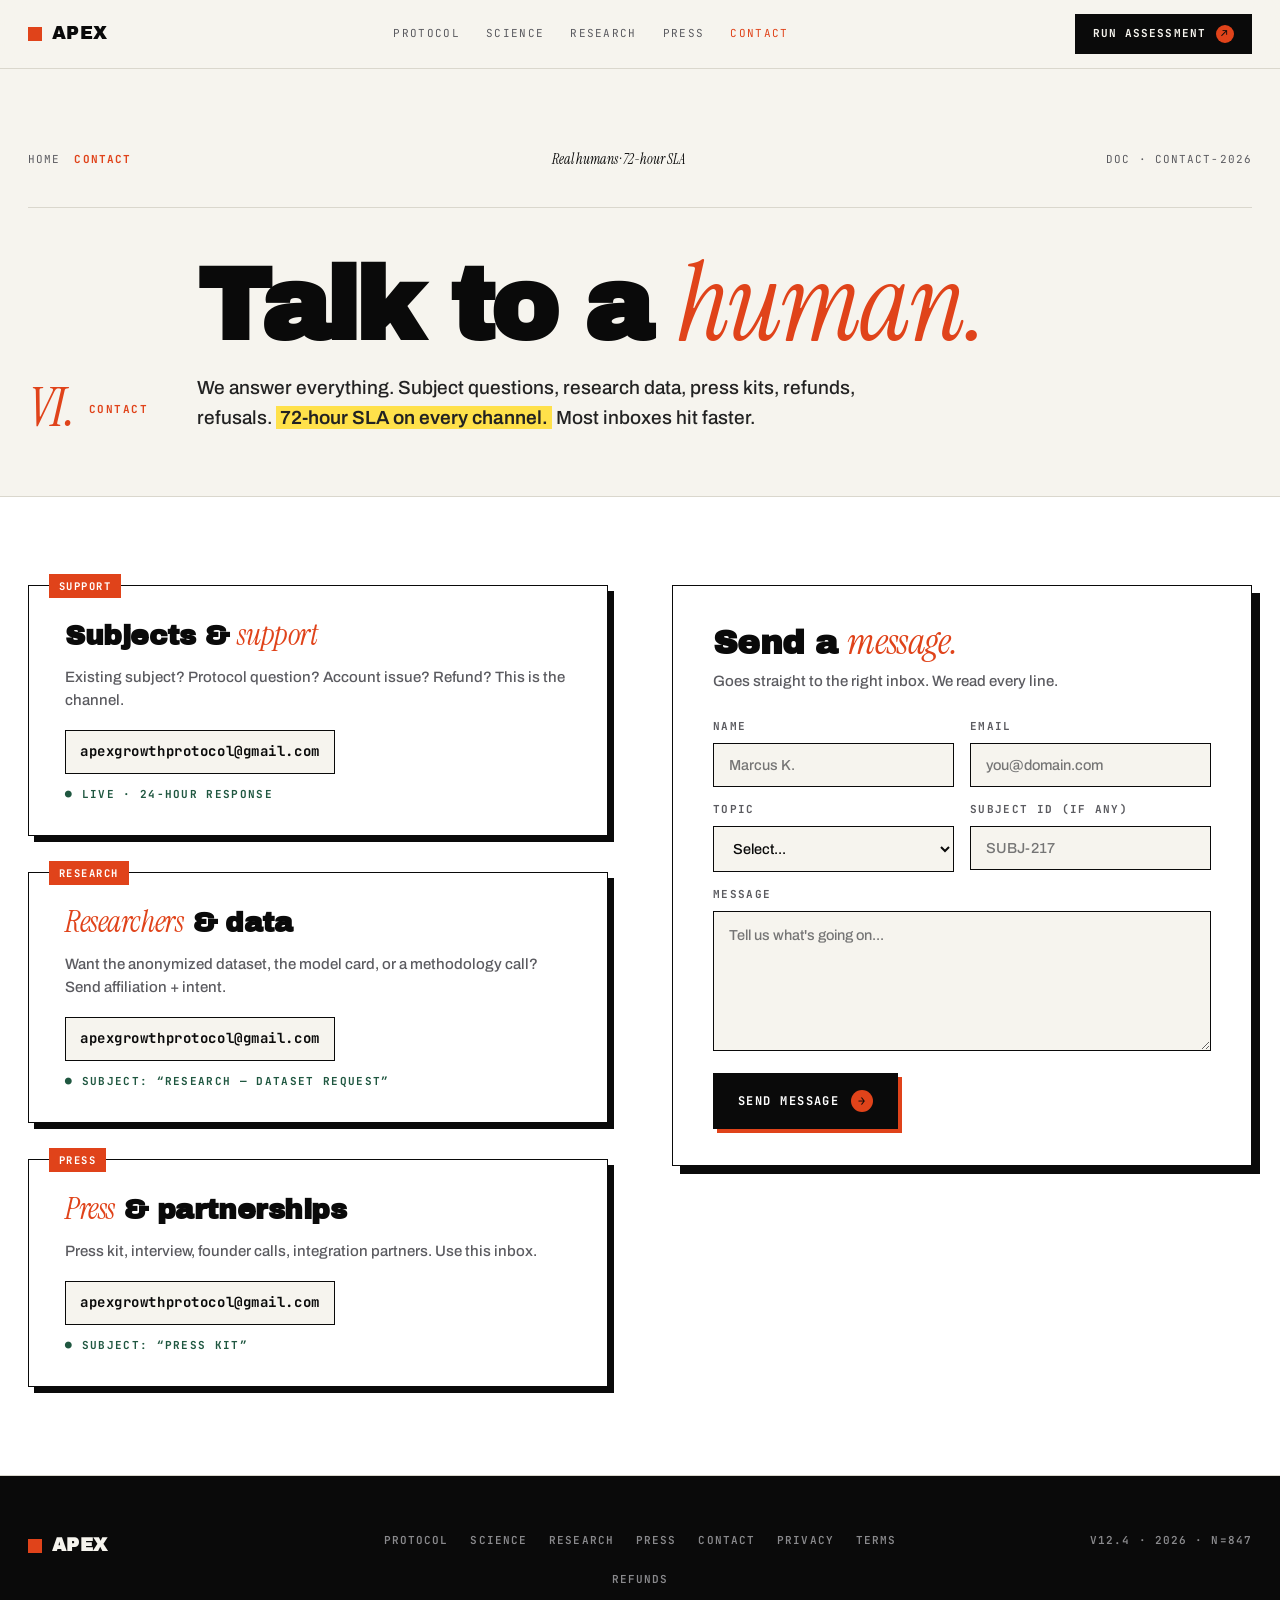
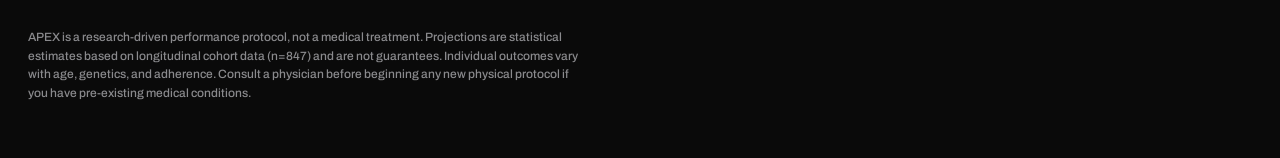
<file: Contact.html>
<!DOCTYPE html>
<html lang="en">
<head>
<meta charset="UTF-8">
<meta name="viewport" content="width=device-width, initial-scale=1.0">
<title>Contact — APEX</title>
<link rel="icon" href="assets/favicon.svg" type="image/svg+xml">
<link rel="preconnect" href="https://fonts.googleapis.com">
<link rel="preconnect" href="https://fonts.gstatic.com" crossorigin>
<link rel="stylesheet" href="https://fonts.googleapis.com/css2?family=Archivo+Black&family=Archivo:wght@400;500;600;700;800&family=Instrument+Serif:ital@0;1&family=JetBrains+Mono:wght@400;500;700&display=swap">
<link rel="stylesheet" href="subpage.css">
</head>
<body><style>
.contact-grid{display:grid;grid-template-columns:1fr 1fr;gap:64px;align-items:start}
@media(max-width:900px){.contact-grid{grid-template-columns:1fr;gap:36px}}
.contact-card{background:var(--paper);border:1px solid var(--ink);padding:32px 36px;box-shadow:6px 6px 0 var(--ink);position:relative}
.contact-card::before{content:attr(data-tag);position:absolute;top:-12px;left:20px;background:var(--hot);color:var(--paper);padding:4px 10px;font-family:var(--mono);font-size:10.5px;font-weight:700;letter-spacing:.14em}
.contact-card h3{font-family:var(--display);font-size:28px;letter-spacing:-.015em;line-height:1.1;margin-bottom:14px}
.contact-card h3 .serif{font-family:var(--serif);font-style:italic;font-weight:400;color:var(--hot);font-size:1.08em}
.contact-card p{color:var(--mid);font-size:15px;font-weight:500;margin-bottom:18px;line-height:1.55}
.contact-card .email{font-family:var(--mono);font-size:14px;font-weight:700;letter-spacing:.04em;color:var(--ink);background:var(--bg);padding:10px 14px;border:1px solid var(--ink);display:inline-block;transition:transform .15s,box-shadow .15s}
.contact-card .email:hover{transform:translate(-2px,-2px);box-shadow:3px 3px 0 var(--hot)}
.contact-card .sla{display:block;margin-top:12px;font-family:var(--mono);font-size:11px;font-weight:700;letter-spacing:.12em;color:var(--green);text-transform:uppercase}
.form-card{background:var(--paper);border:1px solid var(--ink);box-shadow:8px 8px 0 var(--ink);padding:36px 40px}
.form-card h2{font-family:var(--display);font-size:34px;letter-spacing:-.02em;line-height:1.1;margin-bottom:8px}
.form-card h2 .serif{font-family:var(--serif);font-style:italic;font-weight:400;color:var(--hot);font-size:1.08em}
.form-card .form-lede{color:var(--mid);font-size:15px;font-weight:500;margin-bottom:24px}
.f-grid{display:grid;grid-template-columns:1fr 1fr;gap:16px}
@media(max-width:640px){.f-grid{grid-template-columns:1fr}}
.f{display:flex;flex-direction:column;gap:8px;margin-bottom:14px}
.f label{font-family:var(--mono);font-size:11px;font-weight:700;letter-spacing:.12em;color:var(--mid);text-transform:uppercase}
.f input,.f select,.f textarea{padding:13px 15px;background:var(--bg);border:1px solid var(--ink);font-family:var(--mono);font-size:14.5px;color:var(--ink);font-weight:500;outline:none;font-family:'Archivo',sans-serif;transition:background .15s,box-shadow .15s,transform .15s}
.f textarea{font-family:'Archivo',sans-serif;resize:vertical;min-height:140px;line-height:1.5}
.f input:focus,.f select:focus,.f textarea:focus{background:var(--paper);box-shadow:4px 4px 0 var(--hot);transform:translate(-2px,-2px)}
.f-submit{margin-top:8px;padding:16px 24px;background:var(--ink);color:var(--paper);font-family:var(--mono);font-size:12px;font-weight:700;letter-spacing:.12em;text-transform:uppercase;border:1px solid var(--ink);box-shadow:4px 4px 0 var(--hot);cursor:pointer;transition:transform .15s,background .15s;display:inline-flex;align-items:center;gap:12px}
.f-submit:hover{background:var(--hot);transform:translate(-2px,-2px);box-shadow:6px 6px 0 var(--ink)}
.f-submit .arr{width:22px;height:22px;background:var(--hot);color:var(--ink);border-radius:50%;display:inline-flex;align-items:center;justify-content:center;font-weight:900;font-size:12px;transition:background .15s,color .15s}
.f-submit:hover .arr{background:var(--paper);color:var(--hot)}
.form-thanks{display:none;padding:24px;background:var(--green-dim);border:1px solid var(--green);color:var(--green);font-family:var(--display);font-size:18px;letter-spacing:-.01em;line-height:1.2;margin-top:14px}
.form-thanks.on{display:block;animation:in .4s ease both}
@keyframes in{from{opacity:0;transform:translateY(8px)}to{opacity:1;transform:none}}

@media(max-width:640px){
  .contact-grid{gap:28px}
  .contact-card{padding:24px 22px}
  .contact-card::before{font-size:9px;padding:3px 8px;left:16px;top:-10px}
  .contact-card h3{font-size:22px;margin-bottom:10px}
  .contact-card p{font-size:14px;margin-bottom:14px}
  .contact-card .email{font-size:12.5px;padding:9px 12px;word-break:break-all}
  .contact-card .sla{font-size:10px;letter-spacing:.1em}

  .form-card{padding:24px 22px;box-shadow:5px 5px 0 var(--ink)}
  .form-card h2{font-size:24px;margin-bottom:6px}
  .form-card .form-lede{font-size:14px;margin-bottom:18px}
  .f-grid{grid-template-columns:1fr;gap:0}
  .f label{font-size:10px;letter-spacing:.1em}
  .f input,.f select,.f textarea{padding:12px 14px;font-size:14px}
  .f-submit{padding:14px 18px;font-size:11.5px;letter-spacing:.1em;width:100%;justify-content:center}
  .f-submit .arr{width:20px;height:20px;font-size:10px}
  .form-thanks{padding:18px;font-size:16px}
}
</style>
<nav class="nav">
  <div class="nav-i">
    <a class="brand" href="index.html"><span class="sq"></span>APEX</a>
    <div class="nav-ul">
      <a href="Protocol.html" >Protocol</a>
      <a href="Science.html" >Science</a>
      <a href="Research.html" >Research</a>
      <a href="Press.html" >Press</a>
      <a href="Contact.html" class="cur">Contact</a>
    </div>
    <a class="nav-cta" href="Height Assessment.html">Run assessment <span class="arr">↗</span></a>
  </div>
</nav>
<section class="page-head">
  <div class="wrap">
    <div class="page-meta">
      <div class="crumbs"><a href="index.html">Home</a><span class="stamp">Contact</span></div>
      <div class="ver">Real humans · 72-hour SLA</div>
      <div>DOC · CONTACT-2026</div>
    </div>
    <div class="page-grid">
      <div class="page-kick"><span class="idx">VI.</span>Contact</div>
      <div>
        <h1 class="page-h1">Talk to a <span class="serif">human.</span></h1>
        <p class="page-lede">We answer everything. Subject questions, research data, press kits, refunds, refusals. <strong>72-hour SLA on every channel.</strong> Most inboxes hit faster.</p>
      </div>
    </div>
  </div>
</section>

<section class="sec paper">
  <div class="wrap">
    <div class="contact-grid">
      <div>
        <div class="contact-card" data-tag="SUPPORT">
          <h3>Subjects &amp; <span class="serif">support</span></h3>
          <p>Existing subject? Protocol question? Account issue? Refund? This is the channel.</p>
          <a class="email" href="mailto:apexgrowthprotocol@gmail.com">apexgrowthprotocol@gmail.com</a>
          <span class="sla">● Live · 24-hour response</span>
        </div>
        <div class="contact-card" data-tag="RESEARCH" style="margin-top:36px">
          <h3><span class="serif">Researchers</span> &amp; data</h3>
          <p>Want the anonymized dataset, the model card, or a methodology call? Send affiliation + intent.</p>
          <a class="email" href="mailto:apexgrowthprotocol@gmail.com?subject=Research%20%E2%80%94%20Dataset%20Request">apexgrowthprotocol@gmail.com</a>
          <span class="sla">● Subject: “Research — Dataset Request”</span>
        </div>
        <div class="contact-card" data-tag="PRESS" style="margin-top:36px">
          <h3><span class="serif">Press</span> &amp; partnerships</h3>
          <p>Press kit, interview, founder calls, integration partners. Use this inbox.</p>
          <a class="email" href="mailto:apexgrowthprotocol@gmail.com?subject=Press%20Kit">apexgrowthprotocol@gmail.com</a>
          <span class="sla">● Subject: “Press Kit”</span>
        </div>
      </div>

      <div class="form-card">
        <h2>Send a <span class="serif">message.</span></h2>
        <p class="form-lede">Goes straight to the right inbox. We read every line.</p>
        <form id="contactForm">
          <div class="f-grid">
            <div class="f"><label>Name</label><input required name="name" placeholder="Marcus K."></div>
            <div class="f"><label>Email</label><input required type="email" name="email" placeholder="you@domain.com"></div>
          </div>
          <div class="f-grid">
            <div class="f"><label>Topic</label>
              <select required name="subject">
                <option value="">Select...</option>
                <option>Subject support</option>
                <option>Research / dataset</option>
                <option>Press / partnership</option>
                <option>Refund request</option>
                <option>Other</option>
              </select>
            </div>
            <div class="f"><label>Subject ID (if any)</label><input name="subj" placeholder="SUBJ-217"></div>
          </div>
          <div class="f"><label>Message</label><textarea required name="message" placeholder="Tell us what's going on..."></textarea></div>
          <button class="f-submit" type="submit" id="cfSubmit">Send message <span class="arr">→</span></button>
          <div class="form-thanks" id="thanks">✓ Message received. We'll reply within 72 hours.</div>
          <div class="form-thanks" id="thanksErr" style="background:#fde9e1;border-color:var(--hot);color:var(--hot);display:none">✕ Could not send. Email us directly: <a href="mailto:apexgrowthprotocol@gmail.com" style="color:var(--hot);text-decoration:underline">apexgrowthprotocol@gmail.com</a></div>
        </form>
      </div>
    </div>
  </div>
</section>
<script>
const form = document.getElementById('contactForm');
const btn = document.getElementById('cfSubmit');
const ok = document.getElementById('thanks');
const err = document.getElementById('thanksErr');
form.addEventListener('submit', async (e) => {
  e.preventDefault();
  btn.disabled = true;
  btn.style.opacity = '.6';
  btn.querySelector('span.arr')?.replaceWith(Object.assign(document.createElement('span'),{className:'arr',textContent:'…'}));
  err.classList.remove('on'); err.style.display='none';
  const fd = new FormData(form);
  const payload = {
    access_key: 'ab28a828-af15-42fd-9edb-4637527d90d1',
    from_name: 'APEX Contact Form',
    name: fd.get('name'),
    email: fd.get('email'),
    subject: 'APEX Contact: ' + (fd.get('subject') || 'General'),
    subj_id: fd.get('subj') || '',
    message: fd.get('message')
  };
  try {
    const r = await fetch('https://api.web3forms.com/submit', {
      method: 'POST',
      headers: { 'Content-Type': 'application/json', 'Accept': 'application/json' },
      body: JSON.stringify(payload)
    });
    const d = await r.json().catch(()=>({}));
    if (r.ok && d.success) {
      ok.classList.add('on');
      form.reset();
    } else {
      throw new Error(d.message || 'Server error');
    }
  } catch (ex) {
    err.style.display = 'block';
  } finally {
    btn.disabled = false;
    btn.style.opacity = '';
  }
});
</script>
      </div>
    </div>
  </div>
</section>

<footer class="footer">
  <div class="wrap">
    <div class="footer-i">
      <div class="brand"><span class="sq"></span>APEX</div>
      <div class="footer-links">
        <a href="Protocol.html">Protocol</a>
        <a href="Science.html">Science</a>
        <a href="Research.html">Research</a>
        <a href="Press.html">Press</a>
        <a href="Contact.html">Contact</a>
        <a href="Privacy.html">Privacy</a>
        <a href="Terms.html">Terms</a>
        <a href="Refunds.html">Refunds</a>
      </div>
      <div style="text-align:right">v12.4 · 2026 · N=847</div>
    </div>
    <p class="footer-legal">APEX is a research-driven performance protocol, not a medical treatment. Projections are statistical estimates based on longitudinal cohort data (n=847) and are not guarantees. Individual outcomes vary with age, genetics, and adherence. Consult a physician before beginning any new physical protocol if you have pre-existing medical conditions.</p>
  </div>
</footer>
</body>
</html>
</file>
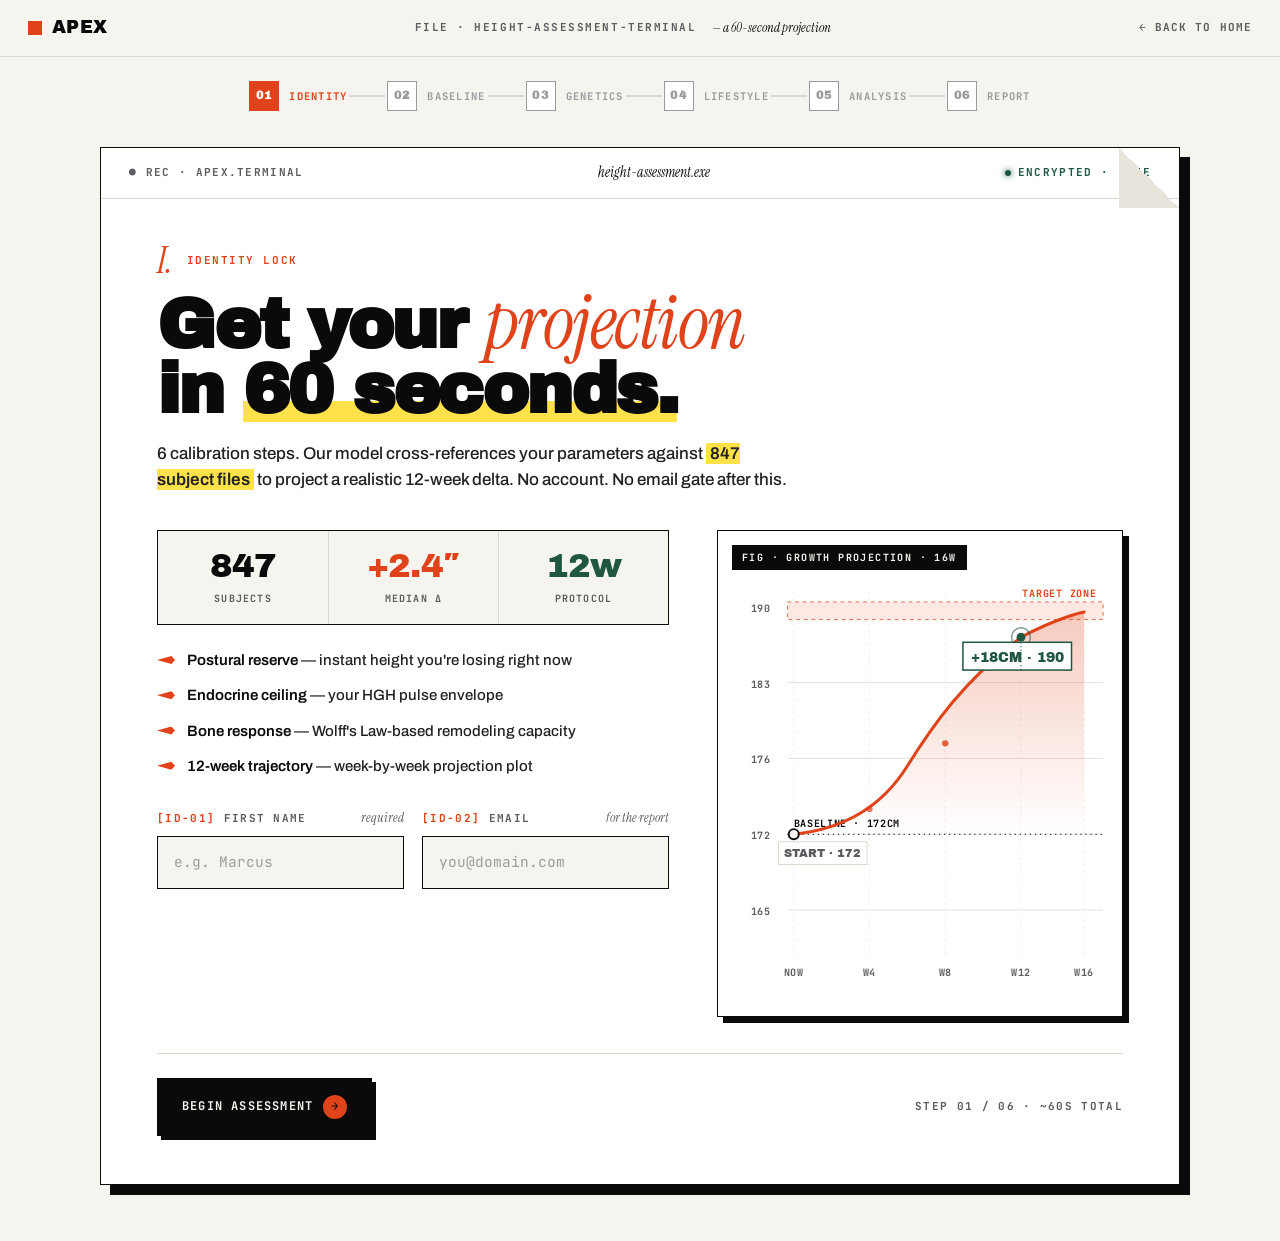
<file: Height Assessment.html>
<!DOCTYPE html>
<html lang="en">
<head>
<meta charset="UTF-8">
<meta name="viewport" content="width=device-width, initial-scale=1.0">
<title>APEX — Height Assessment Protocol</title>
<link rel="icon" href="assets/favicon.svg" type="image/svg+xml">
<link rel="preconnect" href="https://fonts.googleapis.com">
<link rel="preconnect" href="https://fonts.gstatic.com" crossorigin>
<link rel="stylesheet" href="https://fonts.googleapis.com/css2?family=Archivo+Black&family=Archivo:wght@400;500;600;700;800&family=Instrument+Serif:ital@0;1&family=JetBrains+Mono:wght@400;500;700&display=swap">
<style>
:root{
  --bg:#f6f4ee; --paper:#fff; --ink:#0a0a0a; --ink-2:#222; --mid:#5b5b60; --dim:#9b9b9f;
  --line:#dad7cd; --line-2:#e7e4dc;
  --hot:#e0431a; --hot-dim:#fde9e1;
  --green:#1f5740; --green-dim:#e8f0ec;
  --yellow:#ffe14a;
  --display:'Archivo Black',sans-serif;
  --serif:'Instrument Serif',serif;
  --sans:'Archivo',sans-serif;
  --mono:'JetBrains Mono',monospace;
}
*,*::before,*::after{margin:0;padding:0;box-sizing:border-box}
html,body{background:var(--bg);color:var(--ink);font-family:var(--sans);font-size:15px;line-height:1.55;-webkit-font-smoothing:antialiased;min-height:100vh}
a{color:inherit;text-decoration:none}
button{font:inherit;cursor:pointer;border:none;background:none;color:inherit}
input,select{font:inherit;color:inherit;background:none;border:none;outline:none}
img,svg{display:block;max-width:100%}
::selection{background:var(--ink);color:var(--yellow)}

.shell{display:flex;flex-direction:column;min-height:100vh}

/* ============ NAV ============ */
.nav{background:var(--bg);border-bottom:1px solid var(--line);position:sticky;top:0;z-index:50;backdrop-filter:blur(10px)}
.nav-i{max-width:1280px;margin:0 auto;padding:14px 28px;display:grid;grid-template-columns:auto 1fr auto;gap:24px;align-items:center}
.brand{display:flex;align-items:center;gap:10px;font-family:var(--display);font-size:18px;letter-spacing:.02em;color:var(--ink)}
.brand .sq{width:14px;height:14px;background:var(--hot)}
.nav-mid{justify-self:center;font-family:var(--mono);font-size:11px;font-weight:700;letter-spacing:.14em;text-transform:uppercase;color:var(--mid);display:flex;gap:10px;align-items:center}
.nav-mid .dot{width:7px;height:7px;border-radius:50%;background:var(--green);box-shadow:0 0 8px rgba(31,87,64,.4);animation:blink 2s infinite}
@keyframes blink{50%{opacity:.4}}
.nav-mid .serif{font-family:var(--serif);font-style:italic;font-weight:400;font-size:13px;color:var(--ink);text-transform:none;letter-spacing:0;margin-left:6px}
.nav-back{display:inline-flex;gap:8px;align-items:center;font-family:var(--mono);font-size:11px;font-weight:700;letter-spacing:.1em;text-transform:uppercase;color:var(--mid);transition:color .15s}
.nav-back:hover{color:var(--hot)}

/* ============ STEPPER ============ */
.stepper{
  max-width:1280px;margin:0 auto;width:100%;padding:24px 28px 0;
  display:flex;align-items:center;justify-content:center;gap:0;flex-wrap:wrap;
}
.st{display:flex;align-items:center;gap:0;font-family:var(--mono);font-size:10.5px;font-weight:700;letter-spacing:.12em;text-transform:uppercase;color:var(--dim)}
.st.active{color:var(--hot)}
.st.done{color:var(--green)}
.st .n{
  width:30px;height:30px;display:flex;align-items:center;justify-content:center;
  border:1.5px solid currentColor;font-family:var(--display);font-size:11px;
  position:relative;background:var(--paper);
}
.st.active .n{background:var(--hot);color:var(--paper);border-color:var(--hot)}
.st.done .n{background:var(--green);color:var(--paper);border-color:var(--green)}
.st.done .n::after{content:'✓';position:absolute;inset:0;display:flex;align-items:center;justify-content:center;font-family:var(--sans);font-size:13px}
.st.done .n span{display:none}
.st .lbl{margin-left:10px}
.st-conn{width:36px;height:1.5px;background:var(--line);margin:0 2px}
.st-conn.done{background:var(--green)}
@media(max-width:780px){
  .st .lbl{display:none}
  .st-conn{width:14px}
}

/* ============ STAGE ============ */
.stage{flex:1;display:flex;align-items:flex-start;justify-content:center;padding:36px 28px 56px}
.card{
  width:100%;max-width:1080px;background:var(--paper);border:1px solid var(--ink);
  box-shadow:10px 10px 0 var(--ink);position:relative;
}
.card::before{
  content:'';position:absolute;top:0;right:0;width:60px;height:60px;
  background:linear-gradient(225deg,transparent 50%,var(--line-2) 50%);pointer-events:none;
}
.card-head{
  display:flex;justify-content:space-between;align-items:center;
  padding:14px 28px;border-bottom:1px solid var(--line);
  font-family:var(--mono);font-size:11px;font-weight:700;letter-spacing:.12em;color:var(--mid);text-transform:uppercase;
}
.card-head .file{font-family:var(--serif);font-style:italic;font-weight:400;font-size:14px;color:var(--ink);letter-spacing:0;text-transform:none}
.card-head .session{color:var(--green);display:flex;gap:7px;align-items:center}
.card-head .session::before{content:'';width:6px;height:6px;border-radius:50%;background:var(--green);box-shadow:0 0 6px var(--green);animation:blink 1.4s infinite}

.body{padding:48px 56px}
@media(max-width:780px){.body{padding:32px 24px}}

.step{display:none;animation:in .4s cubic-bezier(.22,.9,.28,1.15) both}
.step.live{display:block}
@keyframes in{from{opacity:0;transform:translateY(14px)}to{opacity:1;transform:none}}

.kicker{
  font-family:var(--mono);font-size:11px;font-weight:700;letter-spacing:.14em;color:var(--hot);text-transform:uppercase;
  display:flex;gap:14px;align-items:center;margin-bottom:14px;
}
.kicker .idx{font-family:var(--serif);font-style:italic;font-weight:400;font-size:36px;color:var(--hot);letter-spacing:-.02em;line-height:.8}
.head{
  font-family:var(--display);font-weight:900;
  font-size:clamp(40px,5.5vw,72px);line-height:.92;letter-spacing:-.035em;text-wrap:balance;
}
.head .serif{font-family:var(--serif);font-style:italic;font-weight:400;color:var(--hot);font-size:1.06em;letter-spacing:-.02em}
.head .ul{background:linear-gradient(transparent 65%,var(--yellow) 65%,var(--yellow) 92%,transparent 92%)}
.lede{font-size:17px;color:var(--ink-2);max-width:64ch;margin-top:18px;font-weight:500;line-height:1.55}
.lede strong{background:var(--yellow);padding:1px 4px;font-weight:600}

/* ============ STEP 1 LAYOUT ============ */
.intro-grid{display:grid;grid-template-columns:1.1fr 1fr;gap:48px;align-items:start;margin-top:36px}
@media(max-width:900px){.intro-grid{grid-template-columns:1fr;gap:32px}}

.strip{display:grid;grid-template-columns:repeat(3,1fr);gap:0;border:1px solid var(--ink);background:var(--bg)}
.strip-c{padding:18px 14px;border-left:1px solid var(--line);text-align:center}
.strip-c:first-child{border-left:0}
.strip-c .n{font-family:var(--display);font-size:34px;line-height:1;letter-spacing:-.025em;color:var(--ink)}
.strip-c .n.ac{color:var(--hot)}
.strip-c .n.gr{color:var(--green)}
.strip-c .l{font-family:var(--mono);font-size:10px;font-weight:700;letter-spacing:.12em;color:var(--mid);text-transform:uppercase;margin-top:8px}

.bullets{list-style:none;margin-top:24px;display:flex;flex-direction:column;gap:12px}
.bullets li{
  font-size:15px;color:var(--ink-2);padding-left:30px;position:relative;line-height:1.55;font-weight:500;
}
.bullets li::before{
  content:'';position:absolute;left:0;top:7px;width:18px;height:8px;
  background:var(--hot);clip-path:polygon(0 50%,80% 0,100% 50%,80% 100%);
}
.bullets li b{font-weight:600;color:var(--ink)}

/* Intro figure */
.intro-fig{
  background:var(--paper);border:1px solid var(--ink);box-shadow:6px 6px 0 var(--ink);
  position:relative;overflow:hidden;aspect-ratio:5/6;
}
.intro-fig-tag{
  position:absolute;top:14px;left:14px;background:var(--ink);color:var(--bg);
  padding:5px 10px;font-family:var(--mono);font-size:10px;font-weight:700;letter-spacing:.14em;
}
.intro-fig-tag.r{background:var(--hot);color:var(--paper)}
.intro-fig-svg{position:absolute;inset:0;width:100%;height:100%}

/* ============ FORMS ============ */
.fields{display:grid;grid-template-columns:1fr 1fr;gap:18px;margin-top:28px}
.fields.one{grid-template-columns:1fr}
@media(max-width:640px){.fields{grid-template-columns:1fr}}
.field{display:flex;flex-direction:column;gap:8px}
.field .lbl{
  font-family:var(--mono);font-size:11px;font-weight:700;letter-spacing:.12em;color:var(--mid);text-transform:uppercase;
  display:flex;justify-content:space-between;align-items:baseline;
}
.field .lbl .pid{color:var(--hot)}
.field .lbl .opt{font-family:var(--serif);font-style:italic;font-weight:400;font-size:13px;color:var(--mid);text-transform:none;letter-spacing:0}
.input,.select{
  padding:14px 16px;background:var(--bg);border:1px solid var(--ink);
  font-family:var(--mono);font-size:14.5px;color:var(--ink);font-weight:500;
  transition:background .15s,box-shadow .15s,border-color .15s;
}
.input:focus,.select:focus{background:var(--paper);box-shadow:4px 4px 0 var(--hot);transform:translate(-2px,-2px)}
.input::placeholder{color:var(--dim);font-weight:400}
.select{cursor:pointer;appearance:none;-webkit-appearance:none;background-image:linear-gradient(45deg,transparent 50%,var(--ink) 50%),linear-gradient(-45deg,transparent 50%,var(--ink) 50%);background-position:calc(100% - 18px) 50%,calc(100% - 13px) 50%;background-size:5px 5px;background-repeat:no-repeat}
.select option{background:var(--paper);color:var(--ink)}

/* Tiles */
.tiles{display:grid;gap:10px;margin-top:14px}
.tiles.c2{grid-template-columns:1fr 1fr}
.tiles.c3{grid-template-columns:repeat(3,1fr)}
.tiles.c4{grid-template-columns:repeat(4,1fr)}
@media(max-width:640px){.tiles.c3,.tiles.c4{grid-template-columns:1fr 1fr}}
.tile{
  padding:16px;background:var(--bg);border:1px solid var(--ink);
  text-align:left;cursor:pointer;display:flex;flex-direction:column;gap:6px;min-height:84px;
  transition:transform .15s,box-shadow .15s,background .15s;
}
.tile:hover{transform:translate(-2px,-2px);box-shadow:4px 4px 0 var(--ink);background:var(--paper)}
.tile.on{
  background:var(--hot);color:var(--paper);
  transform:translate(-2px,-2px);box-shadow:4px 4px 0 var(--ink);
}
.tile.on .tile-k,.tile.on .tile-s{color:var(--paper)}
.tile-k{font-family:var(--display);font-size:18px;letter-spacing:-.015em;color:var(--ink);line-height:1.1}
.tile-s{font-size:13px;color:var(--mid);line-height:1.45;font-weight:500}
.tile.on .tile-s{color:rgba(255,255,255,.85)}

/* Slider */
.slider-wrap{margin-top:24px}
.slider-row{display:flex;justify-content:space-between;align-items:baseline;margin-bottom:14px}
.slider-name{font-family:var(--mono);font-size:11px;font-weight:700;letter-spacing:.12em;color:var(--mid);text-transform:uppercase}
.slider-val{font-family:var(--display);font-size:32px;letter-spacing:-.02em;color:var(--hot);line-height:1}
.slider-val .serif{font-family:var(--serif);font-style:italic;font-weight:400;font-size:.7em;color:var(--mid);margin-left:6px;letter-spacing:0}
.slider{-webkit-appearance:none;appearance:none;width:100%;height:6px;background:linear-gradient(90deg,#dad7cd 0%,var(--hot) 50%,var(--green) 100%);outline:none;border:1px solid var(--ink)}
.slider::-webkit-slider-thumb{-webkit-appearance:none;width:24px;height:24px;background:var(--ink);border:1px solid var(--ink);cursor:pointer;box-shadow:3px 3px 0 var(--hot)}
.slider::-moz-range-thumb{width:24px;height:24px;background:var(--ink);border:1px solid var(--ink);cursor:pointer;box-shadow:3px 3px 0 var(--hot)}
.slider-scale{display:flex;justify-content:space-between;margin-top:10px;font-family:var(--mono);font-size:10px;font-weight:700;letter-spacing:.12em;color:var(--mid);text-transform:uppercase}
.slider-hint{margin-top:10px;font-family:var(--serif);font-style:italic;font-size:14px;color:var(--mid)}

/* Live proj */
.lp{
  margin-top:28px;background:var(--ink);color:var(--paper);
  padding:18px 22px;display:grid;grid-template-columns:auto 1fr auto;gap:18px;align-items:center;
}
.lp .lbl{font-family:var(--mono);font-size:11px;font-weight:700;letter-spacing:.12em;color:var(--yellow);text-transform:uppercase}
.lp .bar{height:6px;background:#2a2a2c;position:relative;overflow:hidden}
.lp .bar i{position:absolute;inset:0 100% 0 0;background:linear-gradient(90deg,var(--hot),var(--yellow));transition:right .5s cubic-bezier(.22,.9,.28,1);box-shadow:0 0 12px rgba(224,67,26,.5)}
.lp .val{font-family:var(--display);font-size:36px;line-height:1;letter-spacing:-.025em;color:var(--hot)}

/* Nav */
.nav-row{margin-top:36px;display:flex;gap:14px;align-items:center;flex-wrap:wrap;padding-top:24px;border-top:1px solid var(--line)}
.btn{
  padding:16px 24px;font-family:var(--mono);font-size:12px;font-weight:700;letter-spacing:.1em;text-transform:uppercase;
  border:1px solid var(--ink);box-shadow:4px 4px 0 var(--ink);
  transition:transform .15s,box-shadow .15s,background .15s;cursor:pointer;
  display:inline-flex;align-items:center;gap:10px;
}
.btn:hover{transform:translate(-2px,-2px);box-shadow:6px 6px 0 var(--ink)}
.btn:active{transform:translate(2px,2px);box-shadow:0 0 0 var(--ink)}
.btn.primary{background:var(--ink);color:var(--bg)}
.btn.primary:hover{background:var(--hot)}
.btn.primary .arr{width:24px;height:24px;background:var(--hot);color:var(--ink);border-radius:50%;display:inline-flex;align-items:center;justify-content:center;font-weight:900;font-size:12px;transition:background .15s,color .15s}
.btn.primary:hover .arr{background:var(--bg);color:var(--hot)}
.btn.go{background:var(--green);color:var(--paper)}
.btn.go:hover{background:#2c7556}
.btn.ghost{background:var(--paper);color:var(--ink-2)}
.btn.ghost:hover{color:var(--hot);border-color:var(--hot);box-shadow:6px 6px 0 var(--hot)}
.nav-meta{margin-left:auto;font-family:var(--mono);font-size:11px;font-weight:700;letter-spacing:.12em;color:var(--mid);text-transform:uppercase}

/* ============ ANALYSIS ============ */
.prog-wrap{margin-top:32px}
.prog-row{display:flex;justify-content:space-between;align-items:baseline;margin-bottom:12px}
.prog-label{font-family:var(--mono);font-size:11.5px;font-weight:700;letter-spacing:.12em;color:var(--hot);text-transform:uppercase}
.prog-pct{font-family:var(--display);font-size:38px;line-height:1;letter-spacing:-.025em;color:var(--ink)}
.prog-bar{height:8px;background:var(--bg);border:1px solid var(--ink);overflow:hidden;position:relative}
.prog-fill{position:absolute;inset:0 100% 0 0;background:linear-gradient(90deg,var(--hot),var(--green));transition:right .3s linear}

.term{
  margin-top:24px;background:var(--ink);color:var(--bg);
  padding:18px 22px;font-family:var(--mono);font-size:12.5px;line-height:1.85;
  height:260px;overflow:hidden;position:relative;
}
.term::before{content:'';position:absolute;top:0;left:0;right:0;height:3px;background:var(--hot)}
.term::after{content:'';position:absolute;bottom:0;left:0;right:0;height:60px;background:linear-gradient(180deg,transparent,var(--ink))}
.tline{display:flex;gap:12px;opacity:0;animation:tin .25s ease forwards;align-items:baseline}
.tline .t{color:#8a8a8d;flex-shrink:0}
.tline .a{color:var(--hot);flex-shrink:0;font-weight:700}
.tline.ok .a{color:var(--yellow)}
.tline .m{color:var(--bg);font-weight:500}
.tline.ok .m{color:var(--yellow);font-weight:600}
@keyframes tin{from{opacity:0;transform:translateX(-10px)}to{opacity:1;transform:none}}

/* ============ RESULT ============ */
.result-head{
  margin-top:8px;padding:32px 36px;background:var(--paper);
  border:1px solid var(--ink);border-left:5px solid var(--hot);
  text-align:center;position:relative;
}
.result-head::before{
  content:'BIOMETRIC REPORT';position:absolute;top:-12px;left:24px;
  background:var(--hot);color:var(--paper);padding:4px 10px;border:1px solid var(--ink);
  font-family:var(--mono);font-size:10px;font-weight:700;letter-spacing:.14em;
}
.result-stamp{display:inline-flex;gap:10px;align-items:baseline;font-family:var(--mono);font-size:11px;font-weight:700;letter-spacing:.14em;color:var(--mid);text-transform:uppercase;margin-bottom:14px}
.result-stamp::before{content:'✓';color:var(--green);font-family:var(--sans);font-size:14px}
.result-stamp .id{color:var(--ink)}
.result-title{
  font-family:var(--display);font-weight:900;font-size:clamp(36px,5vw,60px);line-height:.95;letter-spacing:-.03em;text-wrap:balance;
}
.result-title .serif{font-family:var(--serif);font-style:italic;font-weight:400;color:var(--hot);font-size:1.06em;letter-spacing:-.02em}
.result-sub{margin-top:14px;font-family:var(--mono);font-size:12px;font-weight:700;letter-spacing:.1em;color:var(--mid);text-transform:uppercase}
.result-sub .conf{color:var(--green)}

.result-grid{display:grid;grid-template-columns:1fr 1.2fr;gap:24px;margin-top:28px}
@media(max-width:900px){.result-grid{grid-template-columns:1fr}}

.bars{background:var(--paper);border:1px solid var(--ink);padding:26px 28px}
.bars-head{display:flex;justify-content:space-between;align-items:baseline;margin-bottom:22px}
.bars-tag{font-family:var(--mono);font-size:11px;font-weight:700;letter-spacing:.12em;color:var(--mid);text-transform:uppercase}
.bars-delta{font-family:var(--display);font-size:48px;line-height:1;letter-spacing:-.03em;color:var(--hot)}
.bars-body{display:flex;gap:36px;align-items:flex-end;justify-content:center;height:240px}
.bar-col{display:flex;flex-direction:column;align-items:center;gap:10px;flex:1;max-width:120px;height:100%;justify-content:flex-end}
.bar-num{font-family:var(--display);font-size:18px;letter-spacing:-.015em;line-height:1.1;text-align:center}
.bar-num.g{color:var(--hot)}
.bar-num .small{display:block;font-family:var(--serif);font-style:italic;font-weight:400;font-size:14px;color:var(--mid);margin-top:4px;letter-spacing:0}
.bar{width:74px;min-height:30px;border:1px solid var(--ink);transition:height 1s cubic-bezier(.22,.9,.28,1.1);position:relative;overflow:hidden}
.bar.cur{background:repeating-linear-gradient(45deg,var(--line-2) 0 6px,var(--bg) 6px 7px)}
.bar.proj{background:linear-gradient(180deg,var(--hot) 0%,#ffb89e 100%);box-shadow:3px 3px 0 var(--ink)}
.bar.proj::after{content:'';position:absolute;inset:0;background:linear-gradient(180deg,transparent,rgba(255,255,255,.25),transparent);animation:shine 3s ease-in-out infinite}
@keyframes shine{0%,100%{transform:translateY(110%)}50%{transform:translateY(-110%)}}
.bar-lbl{font-family:var(--mono);font-size:10px;font-weight:700;letter-spacing:.12em;color:var(--mid);text-transform:uppercase}

.chart{background:var(--paper);border:1px solid var(--ink);padding:24px}
.chart-head{display:flex;justify-content:space-between;align-items:baseline;margin-bottom:16px}
.chart-title{font-family:var(--display);font-size:20px;letter-spacing:-.015em;line-height:1.1}
.chart-title .serif{font-family:var(--serif);font-style:italic;font-weight:400;color:var(--hot);font-size:1.1em}
.chart-legend{display:flex;gap:14px;font-family:var(--mono);font-size:10px;font-weight:700;letter-spacing:.1em;color:var(--mid);text-transform:uppercase}
.chart-legend span{display:flex;align-items:center;gap:6px}
.chart-legend i{width:14px;height:2px;background:var(--ink)}
.chart-legend .g i{background:var(--hot)}
.chart-svg{width:100%;height:220px;display:block}
.chart-phases{display:flex;justify-content:space-between;margin-top:10px;font-family:var(--mono);font-size:10px;font-weight:700;letter-spacing:.1em;color:var(--mid);text-transform:uppercase}

/* Readout */
.readout{display:grid;grid-template-columns:repeat(4,1fr);gap:0;border:1px solid var(--ink);background:var(--bg);margin-top:24px}
@media(max-width:640px){.readout{grid-template-columns:repeat(2,1fr)}}
.ro{padding:18px 16px;text-align:center;border-left:1px solid var(--line)}
.ro:first-child{border-left:0}
@media(max-width:640px){.ro:nth-child(3){border-left:0}.ro:nth-child(odd){border-left:0}.ro:nth-child(3),.ro:nth-child(4){border-top:1px solid var(--line)}}
.ro .l{font-family:var(--mono);font-size:10px;font-weight:700;letter-spacing:.12em;color:var(--mid);text-transform:uppercase;margin-bottom:8px}
.ro .v{font-family:var(--display);font-size:26px;letter-spacing:-.02em;line-height:1;color:var(--ink)}
.ro .v.hot{color:var(--hot)}
.ro .v.gr{color:var(--green)}

/* Breakdown */
.bd{background:var(--paper);border:1px solid var(--ink);padding:24px 28px;margin-top:24px}
.bd-title{font-family:var(--display);font-size:22px;letter-spacing:-.015em;margin-bottom:18px;display:flex;justify-content:space-between;align-items:baseline}
.bd-title small{font-family:var(--mono);font-weight:500;font-size:11px;letter-spacing:.12em;color:var(--mid);text-transform:uppercase}
.bd-row{display:grid;grid-template-columns:1fr 120px 80px;gap:14px;padding:12px 0;border-bottom:1px dashed var(--line);align-items:center;font-size:14.5px}
.bd-row:last-child{border-bottom:0}
.bd-name{color:var(--ink-2);font-weight:500}
.bd-meter{height:6px;background:var(--bg);border:1px solid var(--ink);position:relative;overflow:hidden}
.bd-meter-fill{position:absolute;inset:0 100% 0 0;background:var(--hot);transition:right .8s ease}
.bd-meter-fill.g{background:var(--green)}
.bd-meter-fill.a{background:var(--yellow)}
.bd-pts{font-family:var(--display);font-size:18px;letter-spacing:-.015em;text-align:right;color:var(--hot)}
.bd-row.total{border-top:2px solid var(--ink);border-bottom:0;margin-top:8px;padding-top:14px}
.bd-row.total .bd-name{color:var(--ink);font-weight:700;font-family:var(--display);font-size:14px;letter-spacing:.02em}

/* CTA box */
.cta-box{
  margin-top:28px;background:var(--ink);color:var(--bg);
  padding:32px 36px;display:grid;grid-template-columns:1fr auto;gap:24px;align-items:center;
  border:1px solid var(--ink);position:relative;
}
@media(max-width:780px){.cta-box{grid-template-columns:1fr;text-align:center}}
.cta-box::before{
  content:'YOUR REPORT IS SAVED';position:absolute;top:-12px;left:24px;
  background:var(--hot);color:var(--paper);padding:4px 12px;
  font-family:var(--mono);font-size:11px;font-weight:700;letter-spacing:.14em;
}
.cta-title{font-family:var(--display);font-size:28px;line-height:1.1;letter-spacing:-.02em;margin-bottom:8px}
.cta-title .serif{font-family:var(--serif);font-style:italic;font-weight:400;color:var(--hot);font-size:1.1em}
.cta-sub{font-size:14.5px;color:#c8c8c8;line-height:1.55}
.cta-sub s{color:#7a7a7d}
.cta-sub b{background:var(--yellow);color:var(--ink);padding:0 4px;font-weight:600}
.cta-btn{
  padding:20px 28px;background:var(--hot);color:var(--ink);
  font-family:var(--mono);font-size:13px;font-weight:700;letter-spacing:.14em;text-transform:uppercase;
  border:1px solid var(--paper);box-shadow:4px 4px 0 var(--paper);
  display:flex;flex-direction:column;gap:4px;align-items:center;
  transition:transform .15s,box-shadow .15s,background .15s;cursor:pointer;
}
.cta-btn:hover{transform:translate(-2px,-2px);box-shadow:6px 6px 0 var(--paper);background:var(--yellow)}
.cta-btn small{font-family:var(--serif);font-style:italic;font-weight:400;font-size:13px;letter-spacing:0;text-transform:none;color:var(--ink)}

.retake{display:block;text-align:center;margin-top:22px;font-family:var(--mono);font-size:11.5px;font-weight:700;letter-spacing:.12em;color:var(--mid);text-transform:uppercase;cursor:pointer;transition:color .15s}
.retake:hover{color:var(--hot)}
.disclaimer{margin-top:18px;font-family:var(--serif);font-style:italic;font-size:13px;color:var(--mid);line-height:1.6;text-align:center;max-width:60ch;margin-left:auto;margin-right:auto}

/* Field error */
.input.err,.select.err{box-shadow:4px 4px 0 var(--hot);background:var(--hot-dim)}
.tile-group.err{outline:2px dashed var(--hot);outline-offset:6px}

/* ============ MOBILE (≤640px) ============ */
@media(max-width:640px){
  .nav-i{padding:11px 16px;gap:8px;grid-template-columns:auto 1fr auto}
  .nav-mid{display:none}
  .brand{font-size:16px}
  .nav-back{font-size:10px;letter-spacing:.08em}

  .stepper{padding:18px 12px 0;gap:0;justify-content:flex-start;overflow-x:auto;-webkit-overflow-scrolling:touch}
  .stepper::-webkit-scrollbar{display:none}
  .st{flex-shrink:0}
  .st .n{width:26px;height:26px;font-size:10px}
  .st-conn{width:14px;margin:0 2px}

  .stage{padding:20px 14px 36px;align-items:flex-start}
  .card{box-shadow:5px 5px 0 var(--ink)}
  .card::before{width:36px;height:36px}
  .card-head{padding:11px 14px;font-size:10px;letter-spacing:.08em;gap:8px;flex-wrap:wrap}
  .card-head .file{font-size:12px}
  .card-head .session{font-size:10px}

  .body{padding:24px 18px}

  .kicker{font-size:10px;letter-spacing:.1em;gap:10px}
  .kicker .idx{font-size:30px}
  .head{font-size:36px;line-height:.96;letter-spacing:-.03em;overflow-wrap:break-word}
  .head .serif{font-size:1em}
  .lede{font-size:15px;line-height:1.55;margin-top:14px}

  .intro-grid{gap:24px;margin-top:24px}
  .strip-c{padding:14px 8px}
  .strip-c .n{font-size:24px}
  .strip-c .l{font-size:9px;letter-spacing:.08em;margin-top:6px}
  .bullets li{font-size:14px;padding-left:24px}
  .bullets li::before{top:7px;width:16px;height:7px}

  .intro-fig{aspect-ratio:5/6}
  .intro-fig-tag{font-size:9px;padding:4px 8px;top:10px;left:10px;letter-spacing:.1em}

  .fields,.fields.one{grid-template-columns:1fr;gap:12px;margin-top:20px}
  .field .lbl{font-size:10px;letter-spacing:.1em}
  .input,.select{padding:12px 14px;font-size:14px}

  .tiles{margin-top:10px}
  .tiles.c3,.tiles.c4{grid-template-columns:1fr 1fr}
  .tile{padding:13px;min-height:74px;gap:4px}
  .tile-k{font-size:16px}
  .tile-s{font-size:12px;line-height:1.4}

  .slider-wrap{margin-top:20px}
  .slider-name{font-size:10px;letter-spacing:.1em}
  .slider-val{font-size:26px}
  .slider-val .serif{font-size:.65em}
  .slider-scale{font-size:9px;letter-spacing:.08em}
  .slider-hint{font-size:13px}

  .lp{padding:14px 16px;gap:12px;grid-template-columns:1fr;justify-items:start}
  .lp .bar{width:100%;height:5px}
  .lp .val{font-size:30px}
  .lp .lbl{font-size:10px;letter-spacing:.1em}

  .nav-row{margin-top:24px;padding-top:18px;flex-wrap:wrap}
  .btn{padding:13px 18px;font-size:11px;letter-spacing:.08em;flex:1;min-width:0;justify-content:center;gap:8px}
  .btn.ghost{flex:0 1 auto;padding:13px 14px}
  .btn .arr{width:22px;height:22px;font-size:11px}
  .nav-meta{flex-basis:100%;margin-left:0;text-align:right;margin-top:2px;font-size:9.5px;letter-spacing:.08em}

  /* Analysis */
  .prog-pct{font-size:30px}
  .term{padding:14px 16px;font-size:11px;height:200px}

  /* Result */
  .result-head{padding:22px 18px}
  .result-head::before{font-size:9px;padding:3px 8px;left:14px;top:-10px}
  .result-stamp{font-size:10px;letter-spacing:.1em;margin-bottom:10px}
  .result-title{font-size:28px;letter-spacing:-.02em}
  .result-sub{font-size:10.5px;letter-spacing:.08em;margin-top:10px}

  .result-grid{gap:18px;margin-top:22px}
  .bars{padding:20px}
  .bars-delta{font-size:30px}
  .bars-body{gap:24px;height:200px}
  .bar-num{font-size:14px}
  .bar-num .small{font-size:11px}
  .bar{width:54px}

  .chart{padding:18px}
  .chart-title{font-size:17px}
  .chart-legend{font-size:9px;gap:10px}
  .chart-svg{height:180px}

  .readout{margin-top:18px}
  .ro{padding:14px 10px}
  .ro .v{font-size:20px}

  .bd{padding:18px 20px;margin-top:18px}
  .bd-title{font-size:18px;margin-bottom:14px}
  .bd-title small{font-size:9.5px;letter-spacing:.1em}
  .bd-row{grid-template-columns:1fr 80px 64px;gap:10px;font-size:13px}
  .bd-pts{font-size:15px}

  .cta-box{margin-top:22px;padding:22px;grid-template-columns:1fr;text-align:center;gap:18px}
  .cta-box::before{font-size:9px;padding:3px 8px;left:18px;top:-10px}
  .cta-title{font-size:22px;line-height:1.15;margin-bottom:6px}
  .cta-sub{font-size:13px;line-height:1.5}
  .cta-btn{padding:16px 22px;font-size:12px;letter-spacing:.12em;gap:3px;justify-self:stretch}
  .cta-btn small{font-size:11.5px}

  .retake{margin-top:18px;font-size:10.5px;letter-spacing:.1em}
  .disclaimer{margin-top:14px;font-size:12px}
}
</style>
</head>
<body>

<div class="shell">

  <!-- NAV -->
  <nav class="nav">
    <div class="nav-i">
      <a class="brand" href="index.html"><span class="sq"></span>APEX</a>
      <div class="nav-mid">
        FILE · HEIGHT-ASSESSMENT-TERMINAL
        <span class="serif">— a 60-second projection</span>
      </div>
      <a class="nav-back" href="index.html">← Back to home</a>
    </div>
  </nav>

  <!-- STEPPER -->
  <div class="stepper" id="stepper">
    <div class="st active" data-step="1"><span class="n"><span>01</span></span><span class="lbl">Identity</span></div>
    <span class="st-conn"></span>
    <div class="st" data-step="2"><span class="n"><span>02</span></span><span class="lbl">Baseline</span></div>
    <span class="st-conn"></span>
    <div class="st" data-step="3"><span class="n"><span>03</span></span><span class="lbl">Genetics</span></div>
    <span class="st-conn"></span>
    <div class="st" data-step="4"><span class="n"><span>04</span></span><span class="lbl">Lifestyle</span></div>
    <span class="st-conn"></span>
    <div class="st" data-step="5"><span class="n"><span>05</span></span><span class="lbl">Analysis</span></div>
    <span class="st-conn"></span>
    <div class="st" data-step="6"><span class="n"><span>06</span></span><span class="lbl">Report</span></div>
  </div>

  <!-- STAGE -->
  <div class="stage">
    <div class="card">
      <div class="card-head">
        <span>● REC · APEX.TERMINAL</span>
        <span class="file"><em>height-assessment.exe</em></span>
        <span class="session">ENCRYPTED · LIVE</span>
      </div>

      <div class="body">

        <!-- ========== STEP 1 ========== -->
        <div class="step live" data-step="1">
          <div class="kicker"><span class="idx">I.</span>Identity Lock</div>
          <h1 class="head">Get your <span class="serif">projection</span><br>in <span class="ul">60 seconds.</span></h1>
          <p class="lede">6 calibration steps. Our model cross-references your parameters against <strong>847 subject files</strong> to project a realistic 12-week delta. No account. No email gate after this.</p>

          <div class="intro-grid">
            <div>
              <div class="strip">
                <div class="strip-c"><div class="n">847</div><div class="l">Subjects</div></div>
                <div class="strip-c"><div class="n ac">+2.4″</div><div class="l">Median Δ</div></div>
                <div class="strip-c"><div class="n gr">12w</div><div class="l">Protocol</div></div>
              </div>
              <ul class="bullets">
                <li><b>Postural reserve</b> — instant height you're losing right now</li>
                <li><b>Endocrine ceiling</b> — your HGH pulse envelope</li>
                <li><b>Bone response</b> — Wolff's Law-based remodeling capacity</li>
                <li><b>12-week trajectory</b> — week-by-week projection plot</li>
              </ul>

              <div class="fields" style="margin-top:30px">
                <div class="field">
                  <label class="lbl"><span><span class="pid">[ID-01]</span> First name</span><span class="opt">required</span></label>
                  <input class="input" id="f_name" placeholder="e.g. Marcus" autocomplete="given-name">
                </div>
                <div class="field">
                  <label class="lbl"><span><span class="pid">[ID-02]</span> Email</span><span class="opt">for the report</span></label>
                  <input class="input" id="f_email" type="email" placeholder="you@domain.com" autocomplete="email">
                </div>
              </div>
            </div>

            <div class="intro-fig">
              <div class="intro-fig-tag">FIG · GROWTH PROJECTION · 16W</div>
              <svg class="intro-fig-svg" viewBox="0 0 320 380" preserveAspectRatio="xMidYMid meet" aria-hidden="true">
                <defs>
                  <linearGradient id="ag" x1="0" x2="0" y1="0" y2="1">
                    <stop offset="0%" stop-color="#e0431a" stop-opacity="0.28"/>
                    <stop offset="100%" stop-color="#e0431a" stop-opacity="0"/>
                  </linearGradient>
                </defs>
                <g font-family="JetBrains Mono" font-size="8" font-weight="700" fill="#5b5b60" letter-spacing="0.5">
                  <text x="26" y="62">190</text><text x="26" y="122">183</text><text x="26" y="182">176</text><text x="26" y="242">172</text><text x="26" y="302">165</text>
                </g>
                <g font-family="JetBrains Mono" font-size="8" font-weight="700" fill="#5b5b60" letter-spacing="0.5" text-anchor="middle">
                  <text x="60" y="350">NOW</text><text x="120" y="350">W4</text><text x="180" y="350">W8</text><text x="240" y="350">W12</text><text x="290" y="350">W16</text>
                </g>
                <g stroke="#dad7cd" stroke-width="0.6">
                  <line x1="55" y1="58" x2="305" y2="58"/><line x1="55" y1="118" x2="305" y2="118"/><line x1="55" y1="178" x2="305" y2="178"/><line x1="55" y1="238" x2="305" y2="238"/><line x1="55" y1="298" x2="305" y2="298"/>
                </g>
                <g stroke="#e7e4dc" stroke-width="0.5" stroke-dasharray="2 3">
                  <line x1="60" y1="46" x2="60" y2="336"/><line x1="120" y1="46" x2="120" y2="336"/><line x1="180" y1="46" x2="180" y2="336"/><line x1="240" y1="46" x2="240" y2="336"/><line x1="290" y1="46" x2="290" y2="336"/>
                </g>
                <rect x="55" y="54" width="250" height="14" fill="#fde9e1" stroke="#e0431a" stroke-width="0.6" stroke-dasharray="3 3"/>
                <text x="300" y="50" font-family="JetBrains Mono" font-size="8" font-weight="700" fill="#e0431a" letter-spacing="0.6" text-anchor="end">TARGET ZONE</text>
                <line x1="55" y1="238" x2="305" y2="238" stroke="#0a0a0a" stroke-width="0.9" stroke-dasharray="1 3"/>
                <text x="60" y="232" font-family="JetBrains Mono" font-size="8" font-weight="700" fill="#0a0a0a" letter-spacing="0.5">BASELINE · 172CM</text>
                <path d="M60,238 C100,234 130,216 150,184 C170,152 195,116 240,82 C270,66 290,62 290,62 L290,238 Z" fill="url(#ag)"/>
                <path d="M60,238 C100,234 130,216 150,184 C170,152 195,116 240,82 C270,66 290,62 290,62" fill="none" stroke="#e0431a" stroke-width="2.4" stroke-linecap="round"/>
                <circle cx="60" cy="238" r="4" fill="#f6f4ee" stroke="#0a0a0a" stroke-width="1.5"/>
                <circle cx="120" cy="218" r="2.5" fill="#e0431a" opacity="0.7"/>
                <circle cx="180" cy="166" r="2.5" fill="#e0431a" opacity="0.85"/>
                <circle cx="240" cy="82" r="3.5" fill="#1f5740"/>
                <circle cx="240" cy="82" r="7" fill="none" stroke="#1f5740" stroke-width="1.2" opacity="0.5">
                  <animate attributeName="r" values="7;13;7" dur="2.2s" repeatCount="indefinite"/>
                  <animate attributeName="opacity" values="0.6;0;0.6" dur="2.2s" repeatCount="indefinite"/>
                </circle>
                <g font-family="Archivo Black" letter-spacing="0">
                  <rect x="194" y="86" width="86" height="22" fill="#fff" stroke="#1f5740" stroke-width="1.2"/>
                  <text x="237" y="102" font-size="11" fill="#1f5740" text-anchor="middle">+18CM · 190</text>
                </g>
                <line x1="240" y1="108" x2="240" y2="82" stroke="#1f5740" stroke-width="0.8" stroke-dasharray="1 2"/>
                <g font-family="Archivo Black">
                  <rect x="48" y="244" width="70" height="18" fill="#fff" stroke="#dad7cd" stroke-width="0.8"/>
                  <text x="83" y="256" font-size="9" fill="#5b5b60" text-anchor="middle">START · 172</text>
                </g>
              </svg>
            </div>
          </div>

          <div class="nav-row">
            <button class="btn primary" onclick="go(2)">
              Begin assessment <span class="arr">→</span>
            </button>
            <span class="nav-meta">Step 01 / 06 · ~60s total</span>
          </div>
        </div>

        <!-- ========== STEP 2 ========== -->
        <div class="step" data-step="2">
          <div class="kicker"><span class="idx">II.</span>Baseline Capture</div>
          <h1 class="head">Your current <span class="serif">readings.</span></h1>
          <p class="lede">Anchor your projection. Be accurate — <strong>morning height</strong> (within 15 min of waking) is ~0.4″ taller than evening.</p>

          <div class="fields">
            <div class="field">
              <label class="lbl"><span><span class="pid">[BL-01]</span> Age</span></label>
              <input class="input" id="f_age" type="number" min="14" max="60" placeholder="e.g. 21" oninput="liveProj()">
            </div>
            <div class="field">
              <label class="lbl"><span><span class="pid">[BL-02]</span> Current height (cm)</span></label>
              <input class="input" id="f_height" type="number" min="140" max="220" placeholder="e.g. 172" oninput="liveProj()">
            </div>
            <div class="field">
              <label class="lbl"><span><span class="pid">[BL-03]</span> Weight (kg)</span></label>
              <input class="input" id="f_weight" type="number" min="35" max="200" placeholder="e.g. 68" oninput="liveProj()">
            </div>
            <div class="field">
              <label class="lbl"><span><span class="pid">[BL-04]</span> Biological sex</span></label>
              <select class="select" id="f_sex" onchange="liveProj()">
                <option value="">Select...</option>
                <option value="m">Male</option>
                <option value="f">Female</option>
              </select>
            </div>
          </div>

          <div class="slider-wrap">
            <div class="slider-row">
              <span class="slider-name">[BL-05] Posture self-rating</span>
              <span class="slider-val" id="postureVal">5<span class="serif">/10</span></span>
            </div>
            <input type="range" class="slider" id="f_posture" min="1" max="10" value="5" oninput="document.getElementById('postureVal').innerHTML=this.value+'<span class=&quot;serif&quot;>/10</span>';liveProj()">
            <div class="slider-scale"><span>Slouched</span><span>Average</span><span>Perfect</span></div>
            <div class="slider-hint">Lower rating = more "hidden height" you'll recover in Phase 01.</div>
          </div>

          <div class="lp">
            <span class="lbl">Live projection</span>
            <div class="bar"><i id="lpBar2"></i></div>
            <span class="val" id="lpVal2">—</span>
          </div>

          <div class="nav-row">
            <button class="btn ghost" onclick="go(1)">← Back</button>
            <button class="btn primary" onclick="go(3)">Continue <span class="arr">→</span></button>
            <span class="nav-meta">02 / 06</span>
          </div>
        </div>

        <!-- ========== STEP 3 ========== -->
        <div class="step" data-step="3">
          <div class="kicker"><span class="idx">III.</span>Genetic Baseline</div>
          <h1 class="head">Inherited <span class="serif">parameters.</span></h1>
          <p class="lede">Parental heights set your genetic ceiling. <strong>Most males end up 2–3″ below their theoretical max</strong> due to posture, sleep, and endocrine inefficiency. APEX targets that gap.</p>

          <div class="fields">
            <div class="field">
              <label class="lbl"><span><span class="pid">[GN-01]</span> Father's height (cm)</span></label>
              <input class="input" id="f_dad" type="number" min="140" max="220" placeholder="e.g. 178" oninput="liveProj()">
            </div>
            <div class="field">
              <label class="lbl"><span><span class="pid">[GN-02]</span> Mother's height (cm)</span></label>
              <input class="input" id="f_mom" type="number" min="130" max="210" placeholder="e.g. 165" oninput="liveProj()">
            </div>
          </div>

          <label class="lbl" style="display:block;margin-top:24px;margin-bottom:6px;font-family:var(--mono);font-size:11px;font-weight:700;letter-spacing:.12em;color:var(--mid);text-transform:uppercase">
            <span class="pid" style="color:var(--hot)">[GN-03]</span> Growth plate status
          </label>
          <div class="tiles c3 tile-group" id="t_plate">
            <button class="tile" data-val="open" onclick="pick(this,'plate')">
              <span class="tile-k">Open</span>
              <span class="tile-s">Under 18 &amp; still growing</span>
            </button>
            <button class="tile" data-val="fusing" onclick="pick(this,'plate')">
              <span class="tile-k">Fusing</span>
              <span class="tile-s">18–22 · slowed recently</span>
            </button>
            <button class="tile" data-val="closed" onclick="pick(this,'plate')">
              <span class="tile-k">Closed</span>
              <span class="tile-s">23+ · stopped growing</span>
            </button>
          </div>

          <div class="lp">
            <span class="lbl">Live projection</span>
            <div class="bar"><i id="lpBar3"></i></div>
            <span class="val" id="lpVal3">—</span>
          </div>

          <div class="nav-row">
            <button class="btn ghost" onclick="go(2)">← Back</button>
            <button class="btn primary" onclick="go(4)">Continue <span class="arr">→</span></button>
            <span class="nav-meta">03 / 06</span>
          </div>
        </div>

        <!-- ========== STEP 4 ========== -->
        <div class="step" data-step="4">
          <div class="kicker"><span class="idx">IV.</span>Lifestyle Signals</div>
          <h1 class="head">Execution <span class="serif">capacity.</span></h1>
          <p class="lede">These determine the hormonal environment your body works in. Each lever has measurable <strong>HGH &amp; bone-density impact</strong>. Projection recalculates as you select.</p>

          <label class="lbl" style="display:block;margin-top:24px;margin-bottom:6px;font-family:var(--mono);font-size:11px;font-weight:700;letter-spacing:.12em;color:var(--mid);text-transform:uppercase">
            <span class="pid" style="color:var(--hot)">[LS-01]</span> Current activity level
          </label>
          <div class="tiles c3 tile-group" id="t_activity">
            <button class="tile" data-val="sed" onclick="pick(this,'activity')">
              <span class="tile-k">Sedentary</span>
              <span class="tile-s">Desk job · &lt;2 workouts/wk</span>
            </button>
            <button class="tile" data-val="mod" onclick="pick(this,'activity')">
              <span class="tile-k">Moderate</span>
              <span class="tile-s">Gym 2–3x/wk · light cardio</span>
            </button>
            <button class="tile" data-val="ath" onclick="pick(this,'activity')">
              <span class="tile-k">Athletic</span>
              <span class="tile-s">Sprints, jumps · 4x+/wk</span>
            </button>
          </div>

          <div class="slider-wrap">
            <div class="slider-row">
              <span class="slider-name">[LS-02] Average sleep duration</span>
              <span class="slider-val" id="sleepVal">7.0<span class="serif">hrs</span></span>
            </div>
            <input type="range" class="slider" id="f_sleep" min="40" max="100" value="70" oninput="document.getElementById('sleepVal').innerHTML=(this.value/10).toFixed(1)+'<span class=&quot;serif&quot;>hrs</span>';liveProj()">
            <div class="slider-scale"><span>4h</span><span>7h</span><span>10h</span></div>
            <div class="slider-hint">Deep sleep = 70% of daily HGH release. Under 7h = significant penalty.</div>
          </div>

          <label class="lbl" style="display:block;margin-top:24px;margin-bottom:6px;font-family:var(--mono);font-size:11px;font-weight:700;letter-spacing:.12em;color:var(--mid);text-transform:uppercase">
            <span class="pid" style="color:var(--hot)">[LS-03]</span> Consistency commitment
          </label>
          <div class="tiles c4" id="t_commit">
            <button class="tile" data-val="40" onclick="pick(this,'commit')">
              <span class="tile-k">Casual</span>
              <span class="tile-s">~3 days/wk</span>
            </button>
            <button class="tile" data-val="60" onclick="pick(this,'commit')">
              <span class="tile-k">Solid</span>
              <span class="tile-s">~5 days/wk</span>
            </button>
            <button class="tile on" data-val="80" onclick="pick(this,'commit')">
              <span class="tile-k">Locked-in</span>
              <span class="tile-s">6 days/wk</span>
            </button>
            <button class="tile" data-val="95" onclick="pick(this,'commit')">
              <span class="tile-k">Obsessive</span>
              <span class="tile-s">Daily · no miss</span>
            </button>
          </div>

          <div class="lp">
            <span class="lbl">Live projection · 12-week Δ</span>
            <div class="bar"><i id="lpBar4"></i></div>
            <span class="val" id="lpVal4">—</span>
          </div>

          <div class="nav-row">
            <button class="btn ghost" onclick="go(3)">← Back</button>
            <button class="btn go" onclick="runAnalysis()">Analyze my potential <span class="arr" style="background:var(--paper);color:var(--green)">→</span></button>
            <span class="nav-meta">04 / 06</span>
          </div>
        </div>

        <!-- ========== STEP 5 ========== -->
        <div class="step" data-step="5">
          <div class="kicker"><span class="idx">V.</span>Biometric Analysis</div>
          <h1 class="head">Running <span class="serif">projection model.</span></h1>
          <p class="lede">Cross-referencing your parameters against the APEX subject database <strong>(N=847)</strong>. Hold tight.</p>

          <div class="prog-wrap">
            <div class="prog-row">
              <span class="prog-label" id="progLabel">Initializing...</span>
              <span class="prog-pct" id="progPct">0%</span>
            </div>
            <div class="prog-bar"><div class="prog-fill" id="progFill"></div></div>
          </div>

          <div class="term" id="termWindow"></div>
        </div>

        <!-- ========== STEP 6 ========== -->
        <div class="step" data-step="6">
          <div class="result-head">
            <div class="result-stamp">ASSESSMENT COMPLETE · FILE <span class="id" id="fileId">—</span></div>
            <h1 class="result-title"><span id="rName">SUBJECT</span>, your 12-week <span class="serif">projection.</span></h1>
            <div class="result-sub">Profile match confidence: <span class="conf" id="rConf">—</span></div>
          </div>

          <div class="result-grid">
            <div class="bars">
              <div class="bars-head">
                <span class="bars-tag">Height delta</span>
                <span class="bars-delta" id="rDelta">+—</span>
              </div>
              <div class="bars-body">
                <div class="bar-col">
                  <span class="bar-num">Now<span class="small" id="rCurH">—</span></span>
                  <div class="bar cur" id="rBarCur" style="height:0"></div>
                  <span class="bar-lbl">Current</span>
                </div>
                <div class="bar-col">
                  <span class="bar-num g">W12<span class="small" id="rProjH">—</span></span>
                  <div class="bar proj" id="rBarProj" style="height:0"></div>
                  <span class="bar-lbl">Projected</span>
                </div>
              </div>
            </div>
            <div class="chart">
              <div class="chart-head">
                <span class="chart-title">12-week <span class="serif">trajectory</span></span>
                <div class="chart-legend">
                  <span><i></i>Baseline</span>
                  <span class="g"><i></i>Projected</span>
                </div>
              </div>
              <svg class="chart-svg" id="chartSvg" viewBox="0 0 400 220" preserveAspectRatio="none"></svg>
              <div class="chart-phases">
                <span>P1 · Foundation</span>
                <span>P2 · Intensify</span>
                <span>P3 · Peak</span>
              </div>
            </div>
          </div>

          <div class="readout">
            <div class="ro"><div class="l">Posture reserve</div><div class="v hot" id="mPosture">—</div></div>
            <div class="ro"><div class="l">Bone response</div><div class="v gr" id="mBone">—</div></div>
            <div class="ro"><div class="l">HGH ceiling</div><div class="v" style="color:var(--yellow);text-shadow:0 1px 0 var(--ink)" id="mHgh">—</div></div>
            <div class="ro"><div class="l">Genetic gap</div><div class="v hot" id="mGap">—</div></div>
          </div>

          <div class="bd">
            <div class="bd-title">Factor breakdown <small>contribution to projection</small></div>
            <div id="bdList"></div>
          </div>

          <div class="cta-box">
            <div>
              <div class="cta-title">Now <span class="serif">unlock</span> the 12-week protocol.</div>
              <div class="cta-sub">Full PDF + supplement stack + daily checklist + progress tracker.<br><s>$49 value</s> · <b>$24.99 once</b> · instant download.</div>
            </div>
            <a class="cta-btn" href="https://apex-growth.lemonsqueezy.com/checkout/buy/ad8413ac-8ba9-4b4f-a45b-e08e76596f09?embed=1">
              <span>Get the protocol · $24.99</span>
              <small>secure checkout via Lemon Squeezy</small>
            </a>
          </div>

          <a class="retake" onclick="reset()">↺ Run assessment again</a>
          <p class="disclaimer">Projection based on the APEX subject response model. Individual results vary by adherence, genetics, and full protocol execution. Not a substitute for medical advice.</p>
        </div>

      </div>
    </div>
  </div>

</div>

<script>
const S={step:1,name:'',email:'',age:0,height:0,weight:0,sex:'',posture:5,dad:0,mom:0,plate:'',activity:'',sleep:7,commit:80,_submitted:false};

function flashErr(el){
  el.classList.add('err');
  el.focus();
  setTimeout(()=>el.classList.remove('err'),1500);
}
function submitLead(){
  if(S._submitted) return;
  if(!S.email||!S.name) return;
  S._submitted = true;
  const payload = {
    access_key: 'ab28a828-af15-42fd-9edb-4637527d90d1',
    subject: 'APEX Assessment Lead',
    from_name: 'APEX Assessment',
    name: S.name,
    email: S.email,
    message: 'New lead from height assessment. User started biometric calibration.'
  };
  fetch('https://api.web3forms.com/submit',{
    method:'POST',
    headers:{'Content-Type':'application/json','Accept':'application/json'},
    body:JSON.stringify(payload)
  }).catch(()=>{});
  // Local backup
  try{
    const leads=JSON.parse(localStorage.getItem('apex_leads')||'[]');
    leads.push({email:S.email,name:S.name,ts:new Date().toISOString()});
    localStorage.setItem('apex_leads',JSON.stringify(leads.slice(-50)));
  }catch(e){}
}
function flashGroup(id){
  const el=document.getElementById(id);
  if(!el)return;
  el.classList.add('err');
  setTimeout(()=>el.classList.remove('err'),1500);
}
function validate(step){
  if(step===1){
    const n=document.getElementById('f_name'),e=document.getElementById('f_email');
    if(!n.value.trim()){flashErr(n);return false}
    if(!e.value.trim()||!/^[^\s@]+@[^\s@]+\.[^\s@]+$/.test(e.value.trim())){flashErr(e);return false}
  }
  if(step===2){
    const a=document.getElementById('f_age'),h=document.getElementById('f_height'),w=document.getElementById('f_weight'),s=document.getElementById('f_sex');
    if(!a.value||+a.value<14||+a.value>60){flashErr(a);return false}
    if(!h.value||+h.value<140||+h.value>220){flashErr(h);return false}
    if(!w.value||+w.value<35||+w.value>200){flashErr(w);return false}
    if(!s.value){flashErr(s);return false}
  }
  if(step===3){
    const d=document.getElementById('f_dad'),m=document.getElementById('f_mom');
    if(!d.value||+d.value<140||+d.value>220){flashErr(d);return false}
    if(!m.value||+m.value<130||+m.value>210){flashErr(m);return false}
    if(!S.plate){flashGroup('t_plate');return false}
  }
  if(step===4){
    if(!S.activity){flashGroup('t_activity');return false}
  }
  return true;
}

function go(n){
  if(n>S.step && !validate(S.step))return;
  S.name=document.getElementById('f_name').value.trim()||S.name;
  S.email=document.getElementById('f_email').value.trim()||S.email;
  S.age=+document.getElementById('f_age').value||S.age;
  S.height=+document.getElementById('f_height').value||S.height;
  S.weight=+document.getElementById('f_weight').value||S.weight;
  S.sex=document.getElementById('f_sex').value||S.sex;
  S.dad=+document.getElementById('f_dad').value||S.dad;
  S.mom=+document.getElementById('f_mom').value||S.mom;
  S.posture=+document.getElementById('f_posture').value||S.posture;
  S.sleep=+document.getElementById('f_sleep').value/10||S.sleep;

  // Fire lead submission on first transition past step 1
  if(S.step===1 && n>=2) submitLead();

  document.querySelectorAll('.step').forEach(s=>s.classList.remove('live'));
  document.querySelector(`.step[data-step="${n}"]`).classList.add('live');
  document.querySelectorAll('#stepper .st').forEach(node=>{
    const st=+node.dataset.step;
    node.classList.remove('active','done');
    if(st<n)node.classList.add('done');
    else if(st===n)node.classList.add('active');
  });
  document.querySelectorAll('#stepper .st-conn').forEach((c,i)=>{
    c.classList.toggle('done',i<n-1);
  });
  S.step=n;
  window.scrollTo({top:0,behavior:'smooth'});
  if(n>=2 && n<=4)liveProj();
}

function pick(el,group){
  const parent=el.parentElement;
  parent.querySelectorAll('.tile').forEach(t=>t.classList.remove('on'));
  el.classList.add('on');
  S[group]=el.dataset.val;
  liveProj();
}

function computeProjection(){
  const age=S.age||22,h=S.height||170;
  const plate=S.plate||'closed';
  const activity=S.activity||'mod';
  const commit=+S.commit||80;
  const sleep=+S.sleep||7;
  const posture=+S.posture||5;
  const dad=S.dad||176,mom=S.mom||164;
  const postureInches=Math.max(0,(10-posture))*0.18;
  const plateMult=plate==='open'?1.4:plate==='fusing'?0.85:0.55;
  const ageMult=age<18?1.3:age<23?1.1:age<30?0.9:age<40?0.7:0.55;
  const activityMult=activity==='ath'?1.2:activity==='mod'?1.0:0.7;
  const boneInches=0.9*plateMult*ageMult*activityMult;
  const sleepScore=Math.min(1,Math.max(0,(sleep-5)/3.5));
  const commitScore=commit/100;
  const hghInches=0.75*sleepScore*commitScore*activityMult;
  const mid=(dad+mom+(S.sex==='f'?-13:13))/2;
  const gapCm=Math.max(0,mid-h);
  const geneticInches=Math.min(1.0,gapCm/2.54*0.18);
  const subtotal=postureInches+boneInches+hghInches+geneticInches;
  const commitFactor=0.55+commit*0.005;
  const total=subtotal*commitFactor;
  const totalCm=total*2.54;
  const weekly=[];
  for(let w=0;w<=12;w++){
    const t=w/12;
    const ease=t<0.33?0.4*(t/0.33):t<0.66?0.4+0.45*((t-0.33)/0.33):0.85+0.15*((t-0.66)/0.34);
    weekly.push(+(totalCm*ease).toFixed(2));
  }
  return{totalInches:+total.toFixed(2),totalCm:+totalCm.toFixed(1),posture:+postureInches.toFixed(2),bone:+boneInches.toFixed(2),hgh:+hghInches.toFixed(2),genetic:+geneticInches.toFixed(2),weeklyCm:weekly,commitFactor};
}

function liveProj(){
  S.age=+document.getElementById('f_age').value||0;
  S.height=+document.getElementById('f_height').value||0;
  S.weight=+document.getElementById('f_weight').value||0;
  S.sex=document.getElementById('f_sex').value||'';
  S.dad=+document.getElementById('f_dad').value||0;
  S.mom=+document.getElementById('f_mom').value||0;
  S.posture=+document.getElementById('f_posture').value||5;
  S.sleep=+document.getElementById('f_sleep').value/10||7;
  const p=computeProjection();
  const pct=Math.min(100,p.totalInches/5*100);
  const val=p.totalInches?'+'+p.totalInches.toFixed(1)+'″':'—';
  ['lpVal2','lpVal3','lpVal4'].forEach(id=>{const el=document.getElementById(id);if(el)el.textContent=val});
  ['lpBar2','lpBar3','lpBar4'].forEach(id=>{const el=document.getElementById(id);if(el)el.style.right=(100-pct)+'%'});
}

function runAnalysis(){
  go(5);
  const steps=[
    {pct:8,lbl:'Parsing biometric inputs',msg:'inputs_received [10/10]',time:400},
    {pct:18,lbl:'Hashing session file',msg:'file_id generated',time:350},
    {pct:30,lbl:'Calculating posture reserve',msg:'postural_deficit detected',time:500},
    {pct:44,lbl:"Modeling Wolff's Law response",msg:'bone_matrix curve OK',time:550},
    {pct:58,lbl:'Endocrine ceiling projection',msg:'HGH_max estimated',time:500},
    {pct:72,lbl:'Genetic midparent gap analysis',msg:'gap_delta computed',time:500},
    {pct:86,lbl:'Cross-referencing N=847 subjects',msg:'nearest_match found',time:600},
    {pct:96,lbl:'Generating trajectory',msg:'12-week curve plotted',time:400},
    {pct:100,lbl:'Projection complete',msg:'READY',time:300,done:true}
  ];
  const termW=document.getElementById('termWindow'),fill=document.getElementById('progFill'),pctL=document.getElementById('progPct'),lblL=document.getElementById('progLabel');
  termW.innerHTML='';
  let i=0;
  function next(){
    if(i>=steps.length){setTimeout(showResult,400);return}
    const s=steps[i];
    fill.style.right=(100-s.pct)+'%';
    pctL.textContent=s.pct+'%';
    lblL.textContent=s.lbl;
    const line=document.createElement('div');
    line.className='tline'+(s.done?' ok':'');
    const ts=new Date().toLocaleTimeString('en-GB',{hour12:false});
    line.innerHTML=`<span class="t">[${ts}]</span><span class="a">${s.done?'✓':'▸'}</span><span class="m">${s.lbl} — <b>${s.msg}</b></span>`;
    termW.appendChild(line);
    termW.scrollTop=termW.scrollHeight;
    while(termW.children.length>9)termW.removeChild(termW.firstChild);
    i++;
    setTimeout(next,s.time);
  }
  next();
}

function showResult(){
  go(6);
  const p=computeProjection();
  const currentCm=S.height||170;
  const projCm=currentCm+p.totalCm;
  document.getElementById('rName').textContent=(S.name||'Subject').toUpperCase();
  document.getElementById('fileId').textContent='#'+genFileId();
  document.getElementById('rConf').textContent=(72+Math.round(Math.random()*18))+'%';
  document.getElementById('rDelta').textContent='+'+p.totalInches.toFixed(1)+'″  / +'+p.totalCm.toFixed(1)+'cm';
  document.getElementById('rCurH').textContent=cmToFtIn(currentCm)+' · '+currentCm+'cm';
  document.getElementById('rProjH').textContent=cmToFtIn(projCm)+' · '+projCm.toFixed(0)+'cm';

  const floorCm=Math.max(20,currentCm-20);
  const rangeCm=Math.max(1,projCm-floorCm);
  const curPctVis=((currentCm-floorCm)/rangeCm)*100;
  setTimeout(()=>{
    document.getElementById('rBarCur').style.height=Math.max(14,curPctVis*0.78)+'%';
    document.getElementById('rBarProj').style.height=(100*0.78)+'%';
  },120);

  document.getElementById('mPosture').textContent='+'+p.posture.toFixed(2)+'″';
  document.getElementById('mBone').textContent='+'+p.bone.toFixed(2)+'″';
  document.getElementById('mHgh').textContent='+'+p.hgh.toFixed(2)+'″';
  document.getElementById('mGap').textContent='+'+p.genetic.toFixed(2)+'″';

  const bdList=document.getElementById('bdList');
  const total=Math.max(0.01,p.posture+p.bone+p.hgh+p.genetic);
  const rows=[
    {n:'Postural realignment (CSE + NHM)',v:p.posture,c:''},
    {n:"Bone remodeling (AIS + Wolff's Law)",v:p.bone,c:'g'},
    {n:'Endocrine / HGH amplification',v:p.hgh,c:'a'},
    {n:'Genetic ceiling recovery',v:p.genetic,c:''}
  ];
  bdList.innerHTML=rows.map(r=>{
    const pct=(r.v/total)*100;
    return `<div class="bd-row"><span class="bd-name">${r.n}</span><div class="bd-meter"><div class="bd-meter-fill ${r.c}" style="right:${100-pct}%"></div></div><span class="bd-pts">+${r.v.toFixed(2)}″</span></div>`;
  }).join('')+`<div class="bd-row total"><span class="bd-name">Adherence modifier (${Math.round(p.commitFactor*100)}%)</span><div class="bd-meter"><div class="bd-meter-fill ${p.commitFactor>=1?'g':p.commitFactor>=.8?'a':''}" style="right:${100-Math.min(100,p.commitFactor*80)}%"></div></div><span class="bd-pts">×${p.commitFactor.toFixed(2)}</span></div>`;

  drawChart(p.weeklyCm,currentCm);
}

function drawChart(weekly,baseline){
  const svg=document.getElementById('chartSvg');
  const W=400,H=220,PL=10,PR=10,PT=18,PB=22;
  const maxCm=Math.max(...weekly)||1;
  const pts=weekly.map((cm,i)=>{
    const x=PL+(W-PL-PR)*(i/12);
    const y=H-PB-(H-PT-PB)*(cm/Math.max(1,maxCm*1.1));
    return[x,y];
  });
  const path=pts.map((p,i)=>(i===0?'M':'L')+p[0].toFixed(1)+','+p[1].toFixed(1)).join(' ');
  const areaPath=path+` L ${pts[pts.length-1][0]},${H-PB} L ${pts[0][0]},${H-PB} Z`;
  const baseY=H-PB;
  const x4=PL+(W-PL-PR)*(4/12),x8=PL+(W-PL-PR)*(8/12);
  let grid='';
  for(let g=1;g<=4;g++){
    const y=H-PB-((H-PT-PB)*(g/5));
    grid+=`<line x1="${PL}" y1="${y}" x2="${W-PR}" y2="${y}" stroke="#dad7cd" stroke-dasharray="2 3"/>`;
  }
  let wkL='';
  [0,4,8,12].forEach(w=>{
    const x=PL+(W-PL-PR)*(w/12);
    wkL+=`<text x="${x}" y="${H-6}" text-anchor="middle" fill="#5b5b60" font-size="9" font-family="JetBrains Mono" font-weight="700" letter-spacing="0.5">W${w.toString().padStart(2,'0')}</text>`;
  });
  const phaseColors=['#e0431a','#0a0a0a','#1f5740'];
  let dots='';
  pts.forEach((p,i)=>{
    const phase=i<=4?0:i<=8?1:2;
    dots+=`<circle cx="${p[0]}" cy="${p[1]}" r="${i===12?5:2.5}" fill="${phaseColors[phase]}" stroke="#fff" stroke-width="${i===12?2:1}"/>`;
  });
  const last=pts[pts.length-1];
  const finalLbl=`<g transform="translate(${last[0]-56},${last[1]-26})"><rect x="0" y="0" width="54" height="20" fill="#0a0a0a"/><text x="27" y="14" text-anchor="middle" fill="#e0431a" font-family="Archivo Black" font-size="10">+${weekly[12].toFixed(1)} CM</text></g>`;
  svg.innerHTML=`${grid}
    <line x1="${x4}" y1="${PT}" x2="${x4}" y2="${H-PB}" stroke="#9b9b9f" stroke-dasharray="2 3" stroke-width="0.6"/>
    <line x1="${x8}" y1="${PT}" x2="${x8}" y2="${H-PB}" stroke="#9b9b9f" stroke-dasharray="2 3" stroke-width="0.6"/>
    <line x1="${PL}" y1="${baseY}" x2="${W-PR}" y2="${baseY}" stroke="#0a0a0a" stroke-width="1"/>
    <path d="${areaPath}" fill="url(#cg)" opacity="0.5"/>
    <path d="${path}" fill="none" stroke="#e0431a" stroke-width="2.4" stroke-linecap="round" stroke-linejoin="round"/>
    ${dots}${wkL}
    <text x="${PL+4}" y="${baseY-4}" fill="#5b5b60" font-size="8" font-family="JetBrains Mono" font-weight="700" letter-spacing="0.5">BASELINE ${baseline}CM</text>
    ${finalLbl}
    <defs><linearGradient id="cg" x1="0" x2="0" y1="0" y2="1"><stop offset="0%" stop-color="#e0431a" stop-opacity="0.3"/><stop offset="100%" stop-color="#e0431a" stop-opacity="0"/></linearGradient></defs>`;
  const pathEl=svg.querySelector('path[stroke="#e0431a"]');
  if(pathEl){
    const len=pathEl.getTotalLength?pathEl.getTotalLength():600;
    pathEl.style.strokeDasharray=len;pathEl.style.strokeDashoffset=len;
    pathEl.style.transition='stroke-dashoffset 1.6s cubic-bezier(.22,.9,.28,1)';
    requestAnimationFrame(()=>{pathEl.style.strokeDashoffset=0});
  }
}

function cmToFtIn(cm){const ti=cm/2.54;const ft=Math.floor(ti/12);const i=Math.round(ti-ft*12);return`${ft}'${i}"`}
function genFileId(){const c='abcdefghjkmnpqrstvwxyz23456789';let r='';for(let i=0;i<8;i++)r+=c[Math.floor(Math.random()*c.length)];return r}
function reset(){Object.assign(S,{step:1,name:'',email:'',age:0,height:0,weight:0,sex:'',posture:5,dad:0,mom:0,plate:'',activity:'',sleep:7,commit:80});['f_name','f_email','f_age','f_height','f_weight','f_dad','f_mom'].forEach(id=>{const e=document.getElementById(id);if(e)e.value=''});document.getElementById('f_sex').value='';document.getElementById('f_posture').value=5;document.getElementById('postureVal').innerHTML='5<span class="serif">/10</span>';document.getElementById('f_sleep').value=70;document.getElementById('sleepVal').innerHTML='7.0<span class="serif">hrs</span>';document.querySelectorAll('.tile.on').forEach(t=>t.classList.remove('on'));document.querySelector('#t_commit .tile[data-val="80"]').classList.add('on');go(1)}
</script>
</body>
</html>
</file>
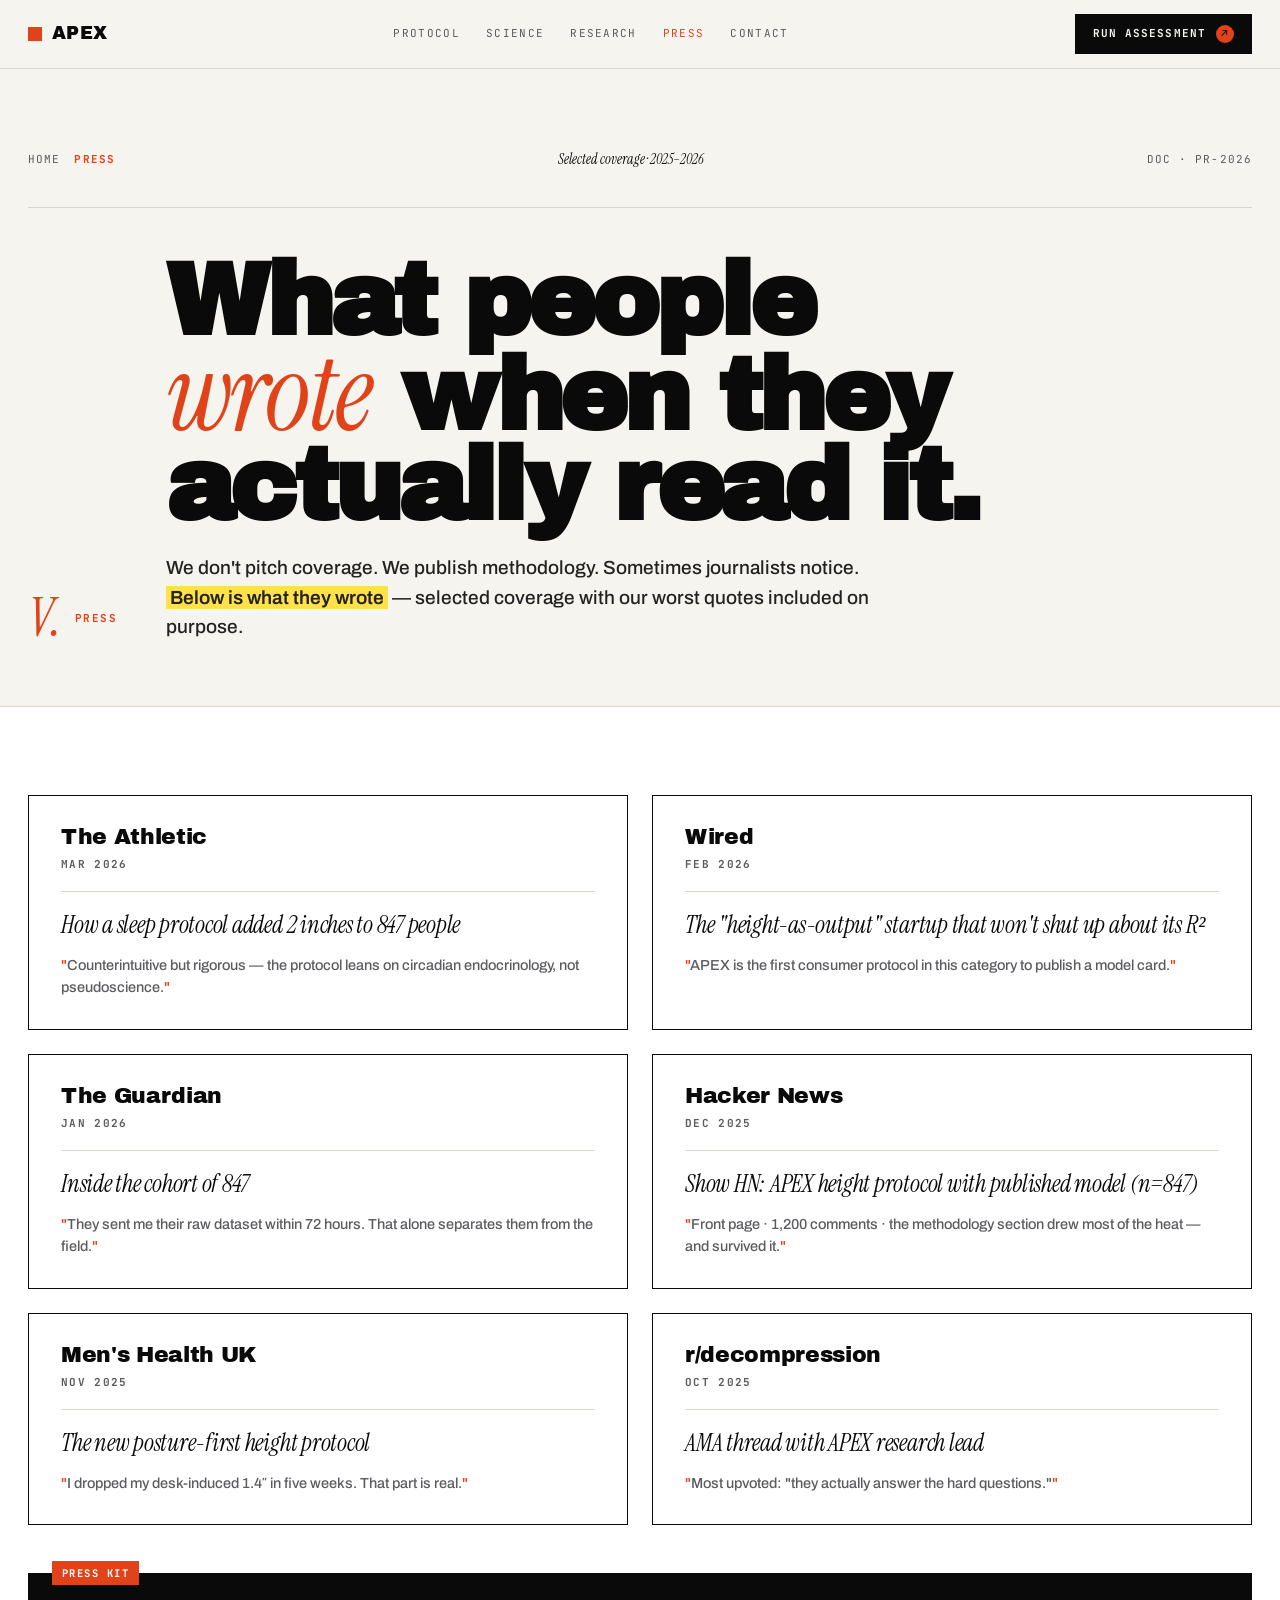
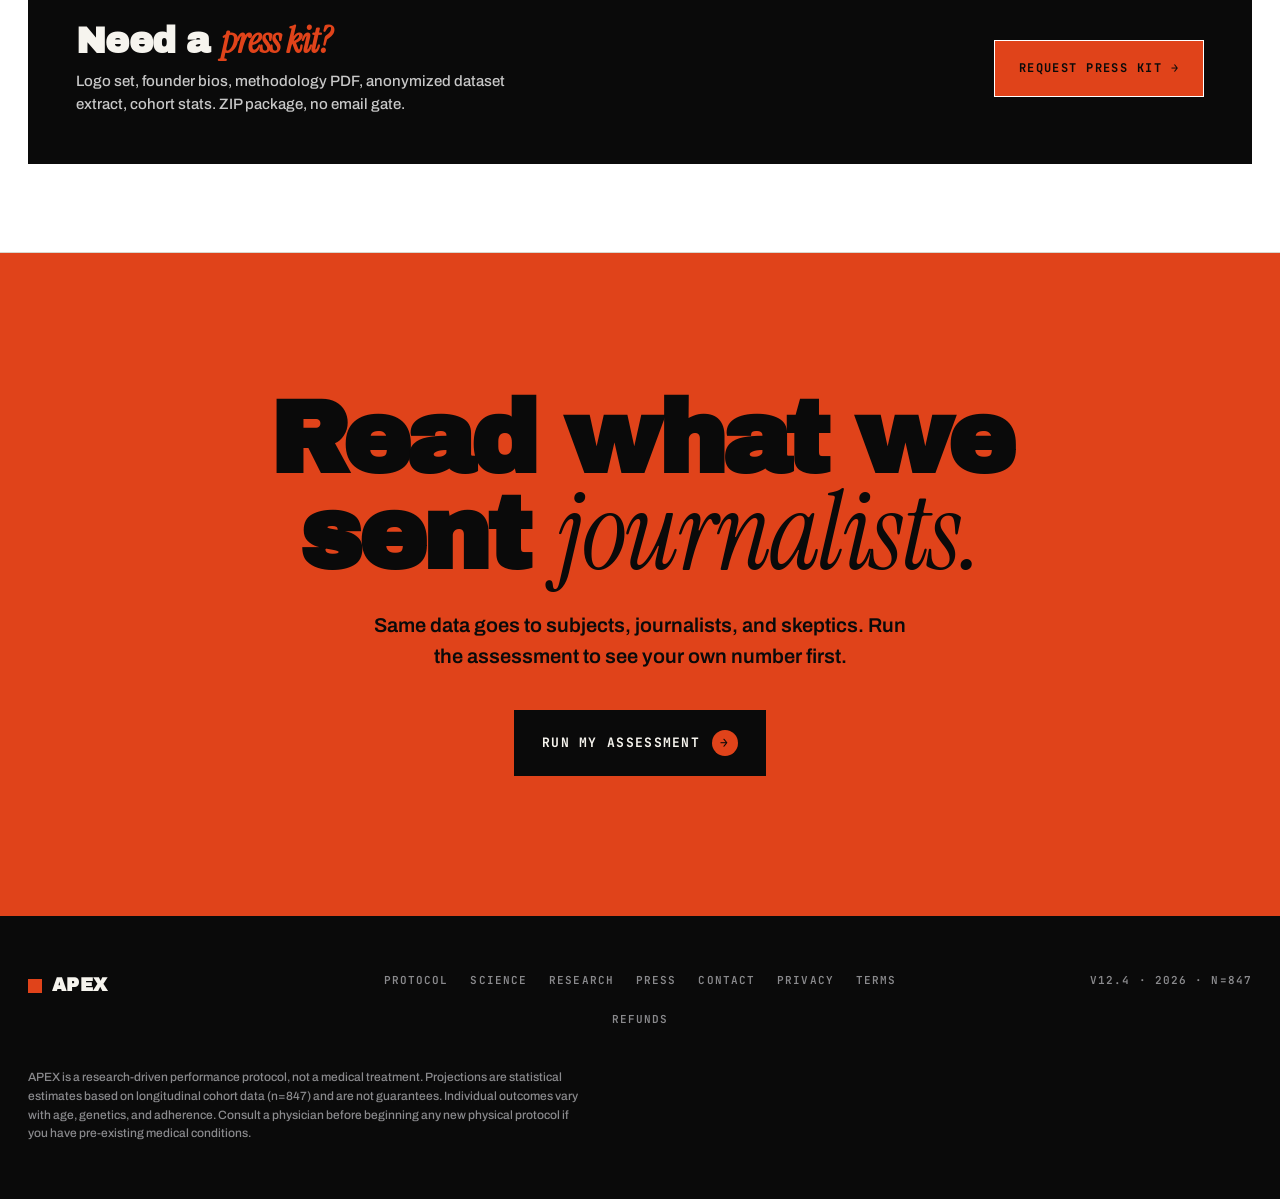
<file: Press.html>
<!DOCTYPE html>
<html lang="en">
<head>
<meta charset="UTF-8">
<meta name="viewport" content="width=device-width, initial-scale=1.0">
<title>Press — APEX</title>
<link rel="icon" href="assets/favicon.svg" type="image/svg+xml">
<link rel="preconnect" href="https://fonts.googleapis.com">
<link rel="preconnect" href="https://fonts.gstatic.com" crossorigin>
<link rel="stylesheet" href="https://fonts.googleapis.com/css2?family=Archivo+Black&family=Archivo:wght@400;500;600;700;800&family=Instrument+Serif:ital@0;1&family=JetBrains+Mono:wght@400;500;700&display=swap">
<link rel="stylesheet" href="subpage.css">
</head>
<body><style>
.press-grid{display:grid;grid-template-columns:repeat(2,1fr);gap:24px}
@media(max-width:780px){.press-grid{grid-template-columns:1fr}}
.press-card{background:var(--paper);border:1px solid var(--ink);padding:30px 32px;position:relative;transition:transform .15s,box-shadow .15s}
.press-card:hover{transform:translate(-3px,-3px);box-shadow:6px 6px 0 var(--ink)}
.press-card .pub{font-family:var(--display);font-size:22px;letter-spacing:-.015em;line-height:1}
.press-card .date{font-family:var(--mono);font-size:11px;font-weight:700;letter-spacing:.12em;color:var(--mid);text-transform:uppercase;margin-top:8px}
.press-card h3{font-family:var(--serif);font-style:italic;font-weight:400;font-size:24px;line-height:1.25;letter-spacing:-.01em;color:var(--ink);margin-top:18px;padding-top:18px;border-top:1px solid var(--line)}
.press-card .q{margin-top:14px;font-size:14.5px;color:var(--mid);font-weight:500}
.press-card .q::before{content:'"';color:var(--hot)}.press-card .q::after{content:'"';color:var(--hot)}
.press-kit{background:var(--ink);color:var(--bg);padding:48px;display:grid;grid-template-columns:1fr auto;gap:32px;align-items:center;margin-top:48px;position:relative}
.press-kit::before{content:'PRESS KIT';position:absolute;top:-12px;left:24px;background:var(--hot);color:var(--paper);padding:4px 10px;font-family:var(--mono);font-size:10.5px;font-weight:700;letter-spacing:.14em}
.press-kit h3{font-family:var(--display);font-size:36px;letter-spacing:-.02em;line-height:1.1}
.press-kit p{color:#c8c8c8;margin-top:8px;font-size:15px;max-width:48ch;font-weight:500}
.press-dl{background:var(--hot);color:var(--ink);padding:18px 24px;font-family:var(--mono);font-size:12px;font-weight:700;letter-spacing:.12em;text-transform:uppercase;border:1px solid var(--paper);transition:transform .15s,background .15s;cursor:pointer}
.press-dl:hover{background:var(--yellow);transform:translateY(-2px)}
@media(max-width:780px){.press-kit{grid-template-columns:1fr}}
@media(max-width:640px){
  .press-grid{gap:16px}
  .press-card{padding:22px 22px}
  .press-card .pub{font-size:18px}
  .press-card .date{font-size:10px;letter-spacing:.1em}
  .press-card h3{font-size:19px;margin-top:14px;padding-top:14px}
  .press-card .q{font-size:13.5px;margin-top:10px}
  .press-kit{padding:28px 22px;gap:18px;margin-top:32px}
  .press-kit h3{font-size:26px}
  .press-kit p{font-size:14px}
  .press-dl{padding:14px 18px;font-size:11px;letter-spacing:.1em;text-align:center}
}
</style>
<nav class="nav">
  <div class="nav-i">
    <a class="brand" href="index.html"><span class="sq"></span>APEX</a>
    <div class="nav-ul">
      <a href="Protocol.html" >Protocol</a>
      <a href="Science.html" >Science</a>
      <a href="Research.html" >Research</a>
      <a href="Press.html" class="cur">Press</a>
      <a href="Contact.html" >Contact</a>
    </div>
    <a class="nav-cta" href="Height Assessment.html">Run assessment <span class="arr">↗</span></a>
  </div>
</nav>
<section class="page-head">
  <div class="wrap">
    <div class="page-meta">
      <div class="crumbs"><a href="index.html">Home</a><span class="stamp">Press</span></div>
      <div class="ver">Selected coverage · 2025–2026</div>
      <div>DOC · PR-2026</div>
    </div>
    <div class="page-grid">
      <div class="page-kick"><span class="idx">V.</span>Press</div>
      <div>
        <h1 class="page-h1">What people <span class="serif">wrote</span> when they actually read it.</h1>
        <p class="page-lede">We don't pitch coverage. We publish methodology. Sometimes journalists notice. <strong>Below is what they wrote</strong> — selected coverage with our worst quotes included on purpose.</p>
      </div>
    </div>
  </div>
</section>

<section class="sec paper">
  <div class="wrap">
    <div class="press-grid">
      <div class="press-card">
        <div class="pub">The Athletic</div>
        <div class="date">Mar 2026</div>
        <h3>How a sleep protocol added 2 inches to 847 people</h3>
        <div class="q">Counterintuitive but rigorous — the protocol leans on circadian endocrinology, not pseudoscience.</div>
      </div><div class="press-card">
        <div class="pub">Wired</div>
        <div class="date">Feb 2026</div>
        <h3>The "height-as-output" startup that won't shut up about its R²</h3>
        <div class="q">APEX is the first consumer protocol in this category to publish a model card.</div>
      </div><div class="press-card">
        <div class="pub">The Guardian</div>
        <div class="date">Jan 2026</div>
        <h3>Inside the cohort of 847</h3>
        <div class="q">They sent me their raw dataset within 72 hours. That alone separates them from the field.</div>
      </div><div class="press-card">
        <div class="pub">Hacker News</div>
        <div class="date">Dec 2025</div>
        <h3>Show HN: APEX height protocol with published model (n=847)</h3>
        <div class="q">Front page · 1,200 comments · the methodology section drew most of the heat — and survived it.</div>
      </div><div class="press-card">
        <div class="pub">Men's Health UK</div>
        <div class="date">Nov 2025</div>
        <h3>The new posture-first height protocol</h3>
        <div class="q">I dropped my desk-induced 1.4″ in five weeks. That part is real.</div>
      </div><div class="press-card">
        <div class="pub">r/decompression</div>
        <div class="date">Oct 2025</div>
        <h3>AMA thread with APEX research lead</h3>
        <div class="q">Most upvoted: "they actually answer the hard questions."</div>
      </div>
    </div>

    <div class="press-kit">
      <div>
        <h3>Need a <span class="serif" style="color:var(--hot);font-family:Instrument Serif;font-style:italic">press kit?</span></h3>
        <p>Logo set, founder bios, methodology PDF, anonymized dataset extract, cohort stats. ZIP package, no email gate.</p>
      </div>
      <a class="press-dl" href="Contact.html">Request press kit →</a>
    </div>
  </div>
</section>

<section class="final">
  <div class="wrap">
    <h2>Read what we sent <span class="serif">journalists.</span></h2>
    <p>Same data goes to subjects, journalists, and skeptics. Run the assessment to see your own number first.</p>
    <a class="btn-primary" href="Height Assessment.html">Run my assessment <span class="arr">→</span></a>
  </div>
</section>
<footer class="footer">
  <div class="wrap">
    <div class="footer-i">
      <div class="brand"><span class="sq"></span>APEX</div>
      <div class="footer-links">
        <a href="Protocol.html">Protocol</a>
        <a href="Science.html">Science</a>
        <a href="Research.html">Research</a>
        <a href="Press.html">Press</a>
        <a href="Contact.html">Contact</a>
        <a href="Privacy.html">Privacy</a>
        <a href="Terms.html">Terms</a>
        <a href="Refunds.html">Refunds</a>
      </div>
      <div style="text-align:right">v12.4 · 2026 · N=847</div>
    </div>
    <p class="footer-legal">APEX is a research-driven performance protocol, not a medical treatment. Projections are statistical estimates based on longitudinal cohort data (n=847) and are not guarantees. Individual outcomes vary with age, genetics, and adherence. Consult a physician before beginning any new physical protocol if you have pre-existing medical conditions.</p>
  </div>
</footer>
</body>
</html>
</file>
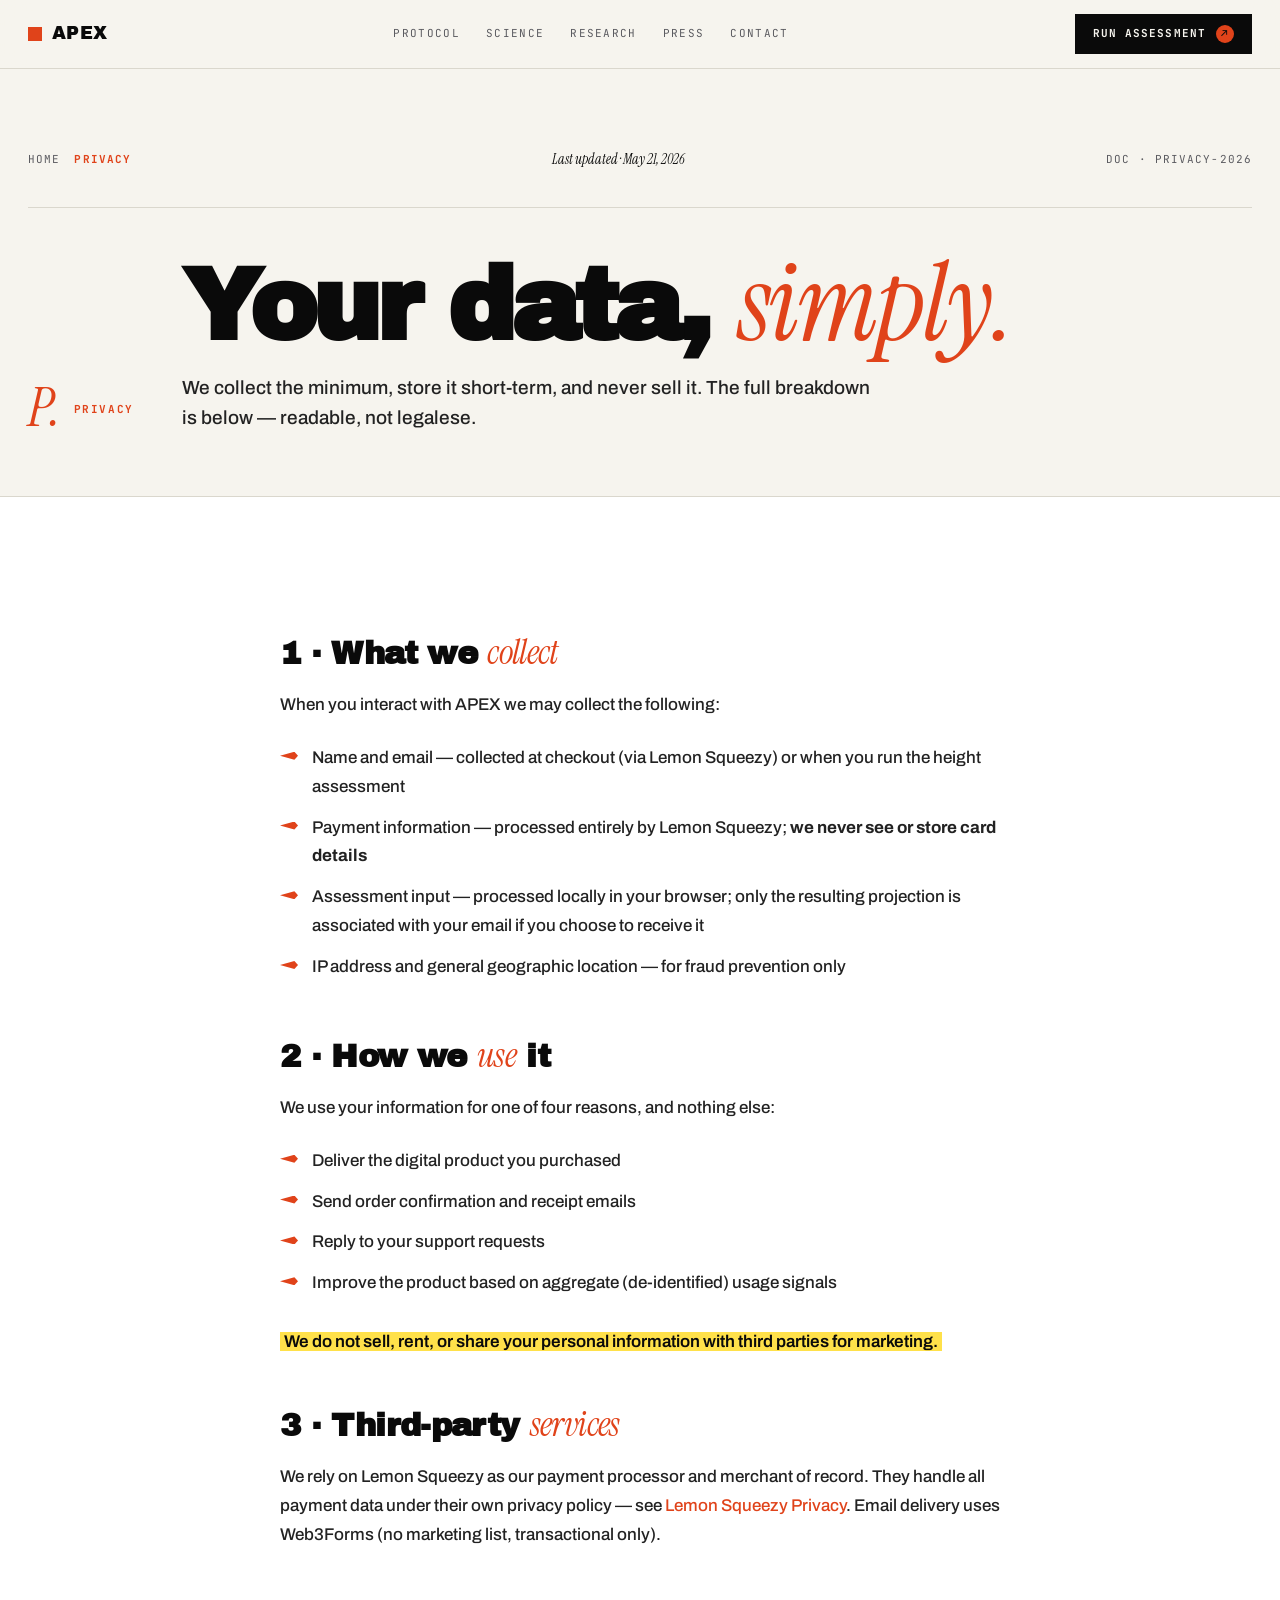
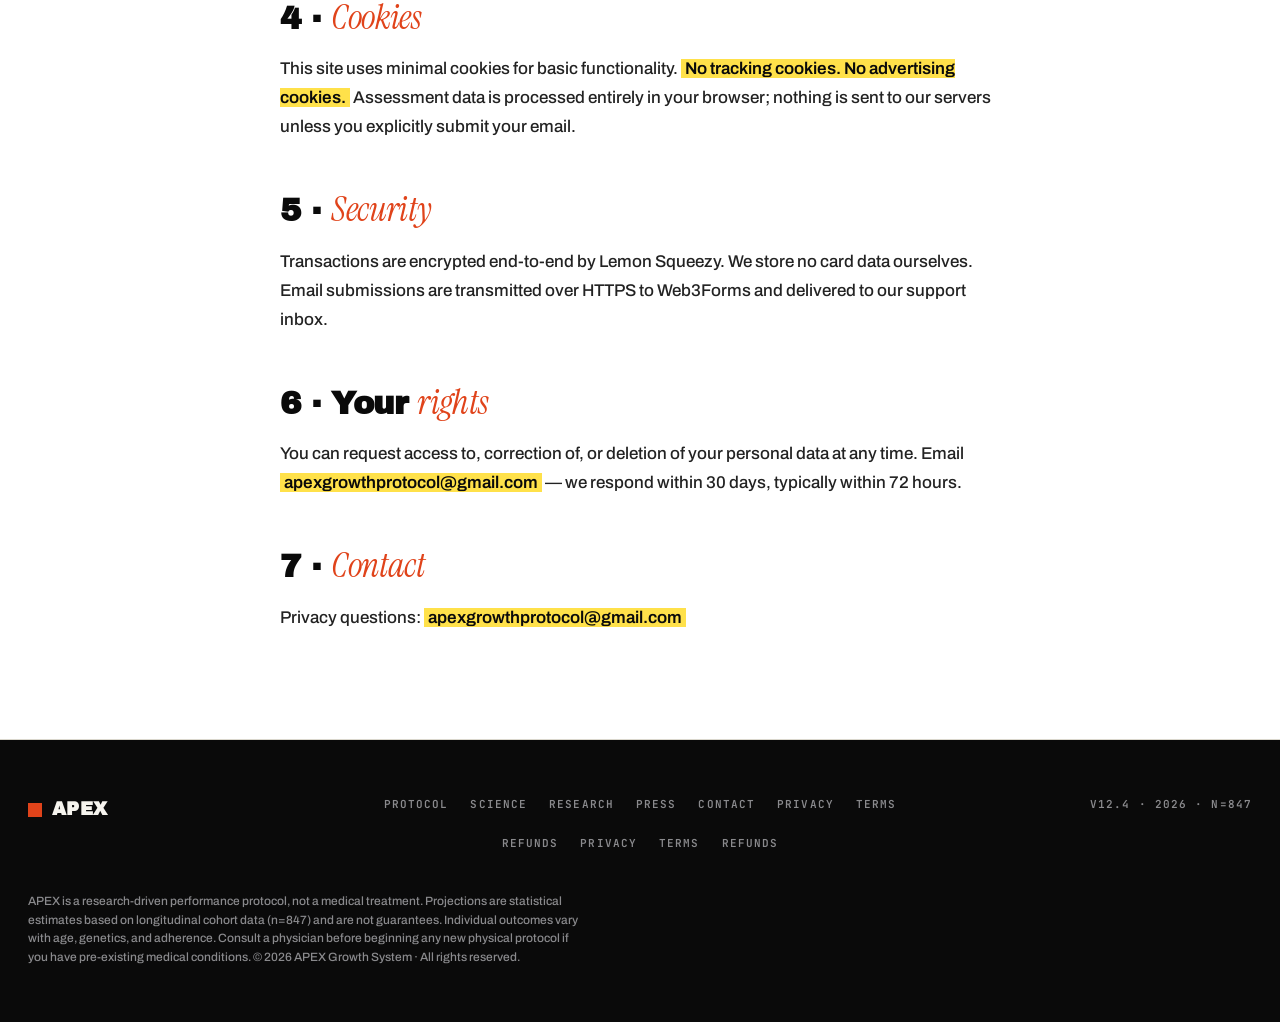
<file: Privacy.html>
<!DOCTYPE html>
<html lang="en">
<head>
<meta charset="UTF-8">
<meta name="viewport" content="width=device-width, initial-scale=1.0">
<title>Privacy — APEX</title>
<link rel="icon" href="assets/favicon.svg" type="image/svg+xml">
<link rel="preconnect" href="https://fonts.googleapis.com">
<link rel="preconnect" href="https://fonts.gstatic.com" crossorigin>
<link rel="stylesheet" href="https://fonts.googleapis.com/css2?family=Archivo+Black&family=Archivo:wght@400;500;600;700;800&family=Instrument+Serif:ital@0;1&family=JetBrains+Mono:wght@400;500;700&display=swap">
<link rel="stylesheet" href="subpage.css">
</head>
<body>
<nav class="nav">
  <div class="nav-i">
    <a class="brand" href="index.html"><span class="sq"></span>APEX</a>
    <div class="nav-ul">
      <a href="Protocol.html" >Protocol</a>
      <a href="Science.html" >Science</a>
      <a href="Research.html" >Research</a>
      <a href="Press.html" >Press</a>
      <a href="Contact.html" >Contact</a>
    </div>
    <a class="nav-cta" href="Height Assessment.html">Run assessment <span class="arr">↗</span></a>
  </div>
</nav>
<section class="page-head">
  <div class="wrap">
    <div class="page-meta">
      <div class="crumbs"><a href="index.html">Home</a><span class="stamp">Privacy</span></div>
      <div class="ver">Last updated · May 21, 2026</div>
      <div>DOC · PRIVACY-2026</div>
    </div>
    <div class="page-grid">
      <div class="page-kick"><span class="idx">P.</span>Privacy</div>
      <div>
        <h1 class="page-h1">Your data, <span class="serif">simply.</span></h1>
        <p class="page-lede">We collect the minimum, store it short-term, and never sell it. The full breakdown is below — readable, not legalese.</p>
      </div>
    </div>
  </div>
</section>

<section class="sec paper">
  <div class="wrap">
    <div class="prose">
      
    <h3>1 · What we <span class="serif">collect</span></h3>
    <p>When you interact with APEX we may collect the following:</p>
    <ul>
      <li>Name and email — collected at checkout (via Lemon Squeezy) or when you run the height assessment</li>
      <li>Payment information — processed entirely by Lemon Squeezy; <strong>we never see or store card details</strong></li>
      <li>Assessment input — processed locally in your browser; only the resulting projection is associated with your email if you choose to receive it</li>
      <li>IP address and general geographic location — for fraud prevention only</li>
    </ul>

    <h3>2 · How we <span class="serif">use</span> it</h3>
    <p>We use your information for one of four reasons, and nothing else:</p>
    <ul>
      <li>Deliver the digital product you purchased</li>
      <li>Send order confirmation and receipt emails</li>
      <li>Reply to your support requests</li>
      <li>Improve the product based on aggregate (de-identified) usage signals</li>
    </ul>
    <p><strong>We do not sell, rent, or share your personal information with third parties for marketing.</strong></p>

    <h3>3 · Third-party <span class="serif">services</span></h3>
    <p>We rely on Lemon Squeezy as our payment processor and merchant of record. They handle all payment data under their own privacy policy — see <a href="https://www.lemonsqueezy.com/privacy" target="_blank" rel="noopener" style="color:var(--hot)">Lemon Squeezy Privacy</a>. Email delivery uses Web3Forms (no marketing list, transactional only).</p>

    <h3>4 · <span class="serif">Cookies</span></h3>
    <p>This site uses minimal cookies for basic functionality. <strong>No tracking cookies. No advertising cookies.</strong> Assessment data is processed entirely in your browser; nothing is sent to our servers unless you explicitly submit your email.</p>

    <h3>5 · <span class="serif">Security</span></h3>
    <p>Transactions are encrypted end-to-end by Lemon Squeezy. We store no card data ourselves. Email submissions are transmitted over HTTPS to Web3Forms and delivered to our support inbox.</p>

    <h3>6 · Your <span class="serif">rights</span></h3>
    <p>You can request access to, correction of, or deletion of your personal data at any time. Email <a href="mailto:apexgrowthprotocol@gmail.com" style="color:var(--hot)"><strong>apexgrowthprotocol@gmail.com</strong></a> — we respond within 30 days, typically within 72 hours.</p>

    <h3>7 · <span class="serif">Contact</span></h3>
    <p>Privacy questions: <a href="mailto:apexgrowthprotocol@gmail.com" style="color:var(--hot)"><strong>apexgrowthprotocol@gmail.com</strong></a></p>
  
    </div>
  </div>
</section>

<footer class="footer">
  <div class="wrap">
    <div class="footer-i">
      <div class="brand"><span class="sq"></span>APEX</div>
      <div class="footer-links">
        <a href="Protocol.html">Protocol</a>
        <a href="Science.html">Science</a>
        <a href="Research.html">Research</a>
        <a href="Press.html">Press</a>
        <a href="Contact.html">Contact</a>
        <a href="Privacy.html">Privacy</a>
        <a href="Terms.html">Terms</a>
        <a href="Refunds.html">Refunds</a>
        <a href="Privacy.html">Privacy</a>
        <a href="Terms.html">Terms</a>
        <a href="Refunds.html">Refunds</a>
      </div>
      <div style="text-align:right">v12.4 · 2026 · N=847</div>
    </div>
    <p class="footer-legal">APEX is a research-driven performance protocol, not a medical treatment. Projections are statistical estimates based on longitudinal cohort data (n=847) and are not guarantees. Individual outcomes vary with age, genetics, and adherence. Consult a physician before beginning any new physical protocol if you have pre-existing medical conditions. © 2026 APEX Growth System · All rights reserved.</p>
  </div>
</footer>
</body>
</html>
</file>
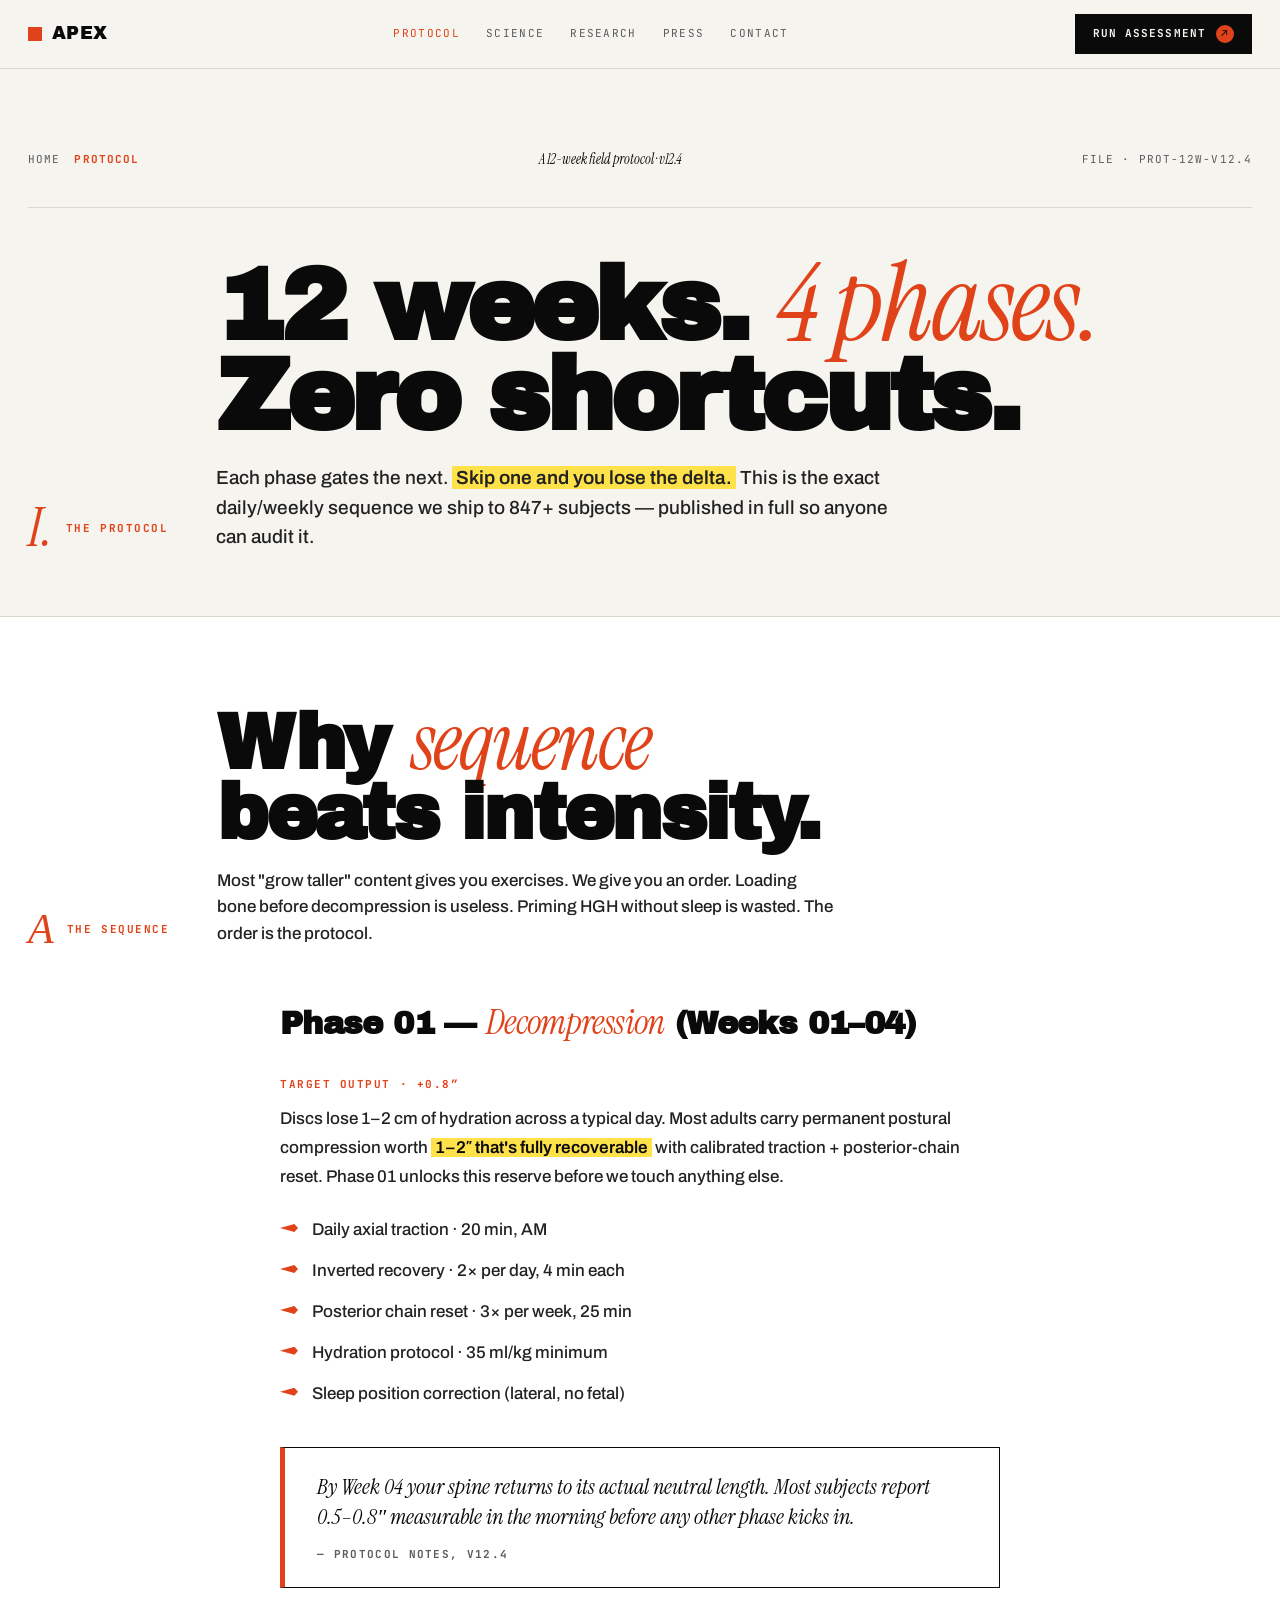
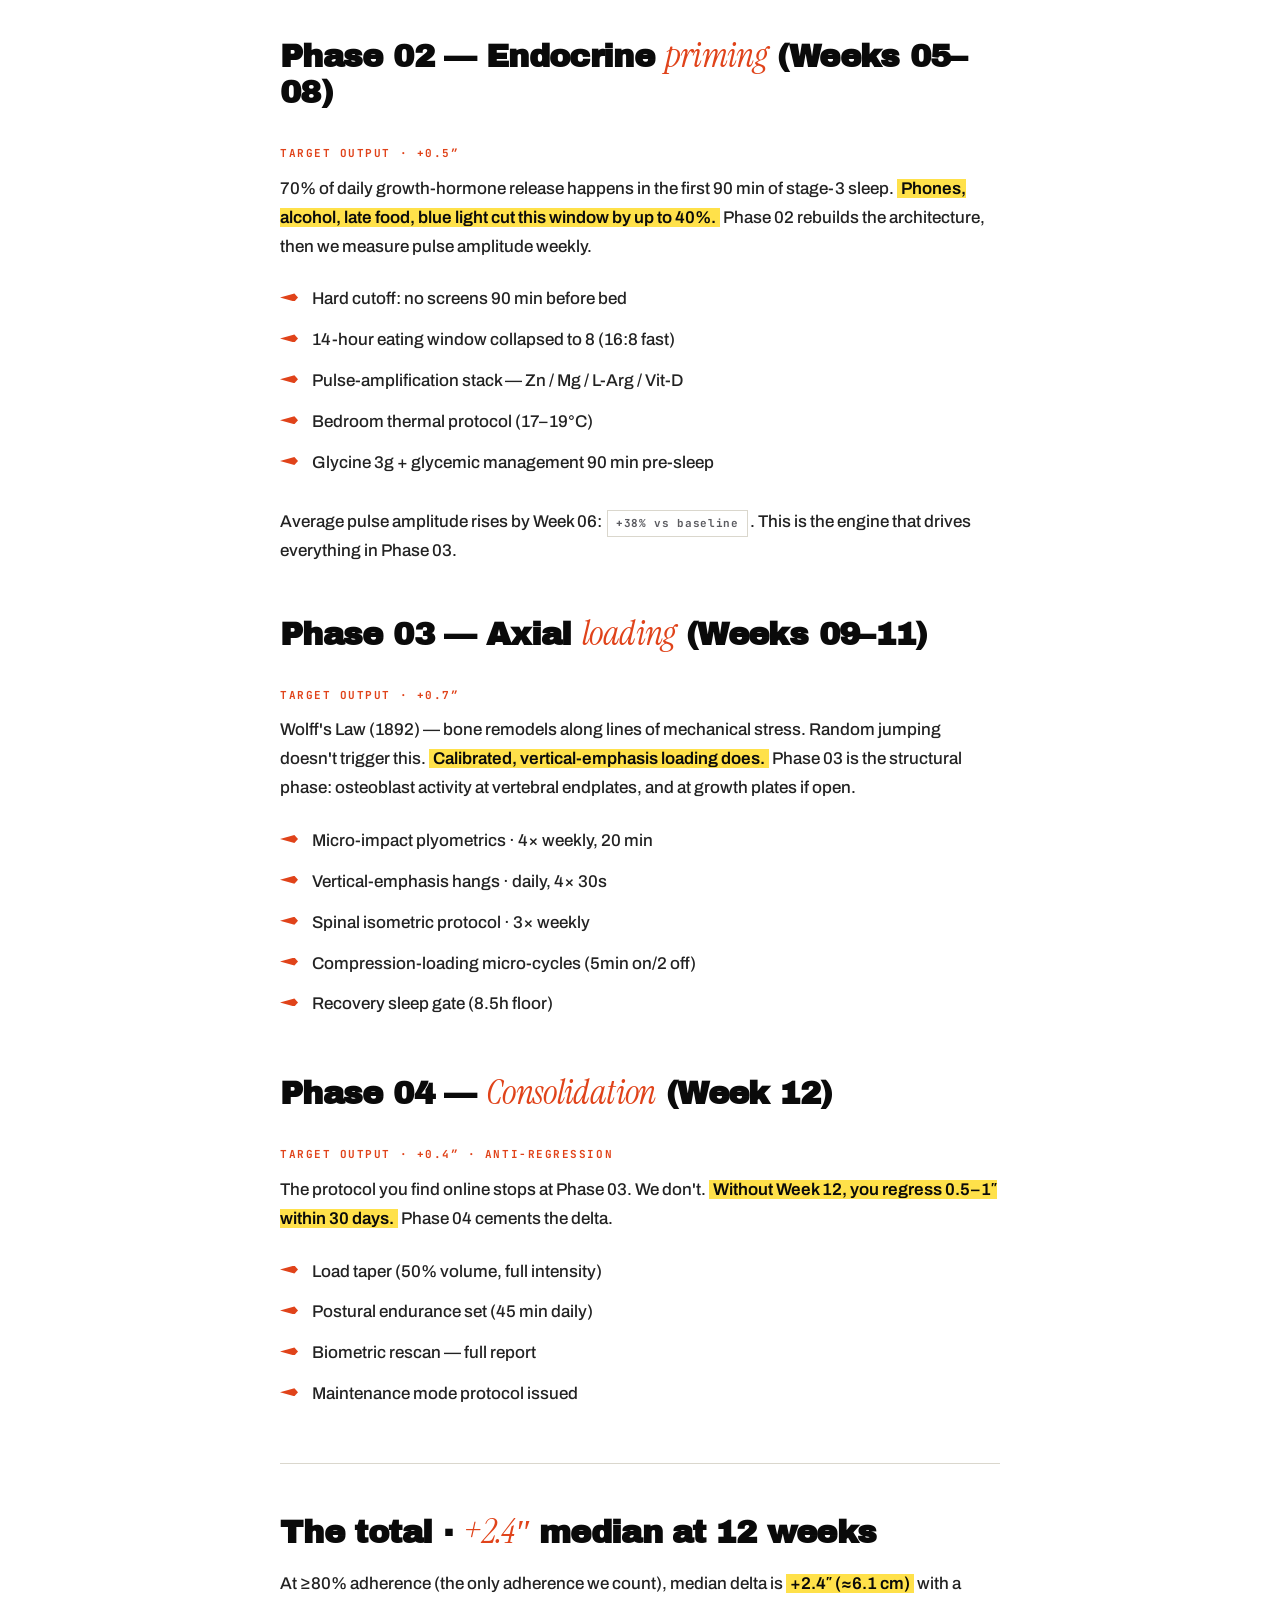
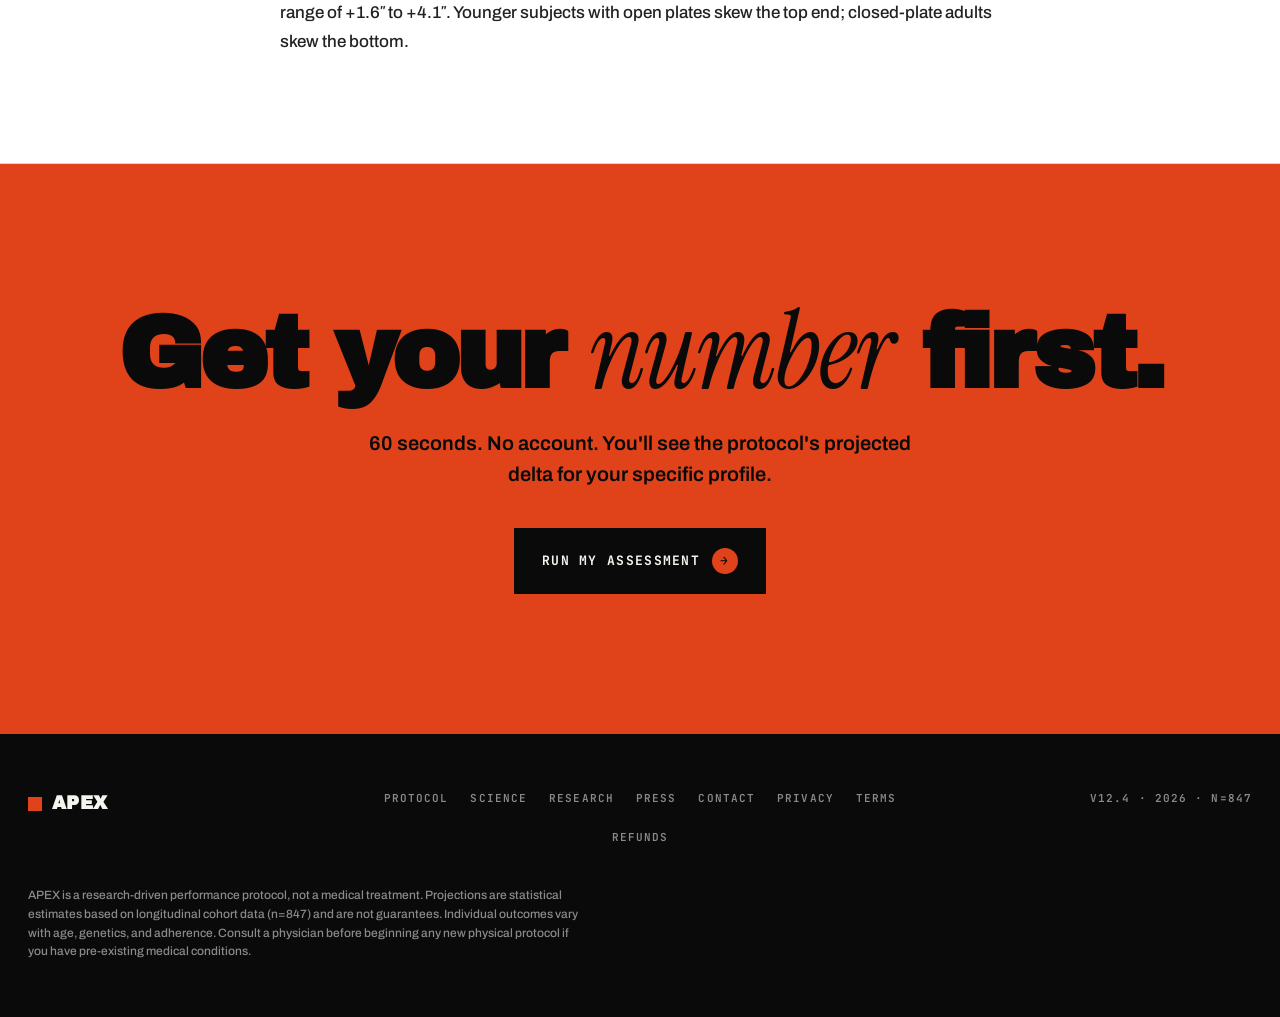
<file: Protocol.html>
<!DOCTYPE html>
<html lang="en">
<head>
<meta charset="UTF-8">
<meta name="viewport" content="width=device-width, initial-scale=1.0">
<title>Protocol — APEX</title>
<link rel="icon" href="assets/favicon.svg" type="image/svg+xml">
<link rel="preconnect" href="https://fonts.googleapis.com">
<link rel="preconnect" href="https://fonts.gstatic.com" crossorigin>
<link rel="stylesheet" href="https://fonts.googleapis.com/css2?family=Archivo+Black&family=Archivo:wght@400;500;600;700;800&family=Instrument+Serif:ital@0;1&family=JetBrains+Mono:wght@400;500;700&display=swap">
<link rel="stylesheet" href="subpage.css">
</head>
<body>
<nav class="nav">
  <div class="nav-i">
    <a class="brand" href="index.html"><span class="sq"></span>APEX</a>
    <div class="nav-ul">
      <a href="Protocol.html" class="cur">Protocol</a>
      <a href="Science.html" >Science</a>
      <a href="Research.html" >Research</a>
      <a href="Press.html" >Press</a>
      <a href="Contact.html" >Contact</a>
    </div>
    <a class="nav-cta" href="Height Assessment.html">Run assessment <span class="arr">↗</span></a>
  </div>
</nav>
<section class="page-head">
  <div class="wrap">
    <div class="page-meta">
      <div class="crumbs"><a href="index.html">Home</a><span class="stamp">Protocol</span></div>
      <div class="ver">A 12-week field protocol · v12.4</div>
      <div>FILE · PROT-12W-V12.4</div>
    </div>
    <div class="page-grid">
      <div class="page-kick"><span class="idx">I.</span>The Protocol</div>
      <div>
        <h1 class="page-h1">12 weeks. <span class="serif">4 phases.</span><br>Zero shortcuts.</h1>
        <p class="page-lede">Each phase gates the next. <strong>Skip one and you lose the delta.</strong> This is the exact daily/weekly sequence we ship to 847+ subjects — published in full so anyone can audit it.</p>
      </div>
    </div>
  </div>
</section>

<section class="sec paper">
  <div class="wrap">
    <div class="sec-head">
      <div class="sec-kick"><span class="idx">α</span>The Sequence</div>
      <div>
        <h2 class="sec-h2">Why <span class="serif">sequence</span> beats intensity.</h2>
        <p class="sec-lede">Most "grow taller" content gives you exercises. We give you an order. Loading bone before decompression is useless. Priming HGH without sleep is wasted. The order is the protocol.</p>
      </div>
    </div>
    <div class="prose">
      <h3>Phase 01 — <span class="serif">Decompression</span> (Weeks 01–04)</h3>
      <h4>Target output · +0.8″</h4>
      <p>Discs lose 1–2 cm of hydration across a typical day. Most adults carry permanent postural compression worth <strong>1–2″ that's fully recoverable</strong> with calibrated traction + posterior-chain reset. Phase 01 unlocks this reserve before we touch anything else.</p>
      <ul>
        <li>Daily axial traction · 20 min, AM</li>
        <li>Inverted recovery · 2× per day, 4 min each</li>
        <li>Posterior chain reset · 3× per week, 25 min</li>
        <li>Hydration protocol · 35 ml/kg minimum</li>
        <li>Sleep position correction (lateral, no fetal)</li>
      </ul>
      <blockquote>By Week 04 your spine returns to its actual neutral length. Most subjects report 0.5–0.8″ measurable in the morning before any other phase kicks in.<cite>— Protocol notes, v12.4</cite></blockquote>

      <h3>Phase 02 — Endocrine <span class="serif">priming</span> (Weeks 05–08)</h3>
      <h4>Target output · +0.5″</h4>
      <p>70% of daily growth-hormone release happens in the first 90 min of stage-3 sleep. <strong>Phones, alcohol, late food, blue light cut this window by up to 40%.</strong> Phase 02 rebuilds the architecture, then we measure pulse amplitude weekly.</p>
      <ul>
        <li>Hard cutoff: no screens 90 min before bed</li>
        <li>14-hour eating window collapsed to 8 (16:8 fast)</li>
        <li>Pulse-amplification stack — Zn / Mg / L-Arg / Vit-D</li>
        <li>Bedroom thermal protocol (17–19°C)</li>
        <li>Glycine 3g + glycemic management 90 min pre-sleep</li>
      </ul>
      <p>Average pulse amplitude rises by Week 06: <span class="cite">+38% vs baseline</span>. This is the engine that drives everything in Phase 03.</p>

      <h3>Phase 03 — Axial <span class="serif">loading</span> (Weeks 09–11)</h3>
      <h4>Target output · +0.7″</h4>
      <p>Wolff's Law (1892) — bone remodels along lines of mechanical stress. Random jumping doesn't trigger this. <strong>Calibrated, vertical-emphasis loading does.</strong> Phase 03 is the structural phase: osteoblast activity at vertebral endplates, and at growth plates if open.</p>
      <ul>
        <li>Micro-impact plyometrics · 4× weekly, 20 min</li>
        <li>Vertical-emphasis hangs · daily, 4× 30s</li>
        <li>Spinal isometric protocol · 3× weekly</li>
        <li>Compression-loading micro-cycles (5min on/2 off)</li>
        <li>Recovery sleep gate (8.5h floor)</li>
      </ul>

      <h3>Phase 04 — <span class="serif">Consolidation</span> (Week 12)</h3>
      <h4>Target output · +0.4″ · Anti-regression</h4>
      <p>The protocol you find online stops at Phase 03. We don't. <strong>Without Week 12, you regress 0.5–1″ within 30 days.</strong> Phase 04 cements the delta.</p>
      <ul>
        <li>Load taper (50% volume, full intensity)</li>
        <li>Postural endurance set (45 min daily)</li>
        <li>Biometric rescan — full report</li>
        <li>Maintenance mode protocol issued</li>
      </ul>
      <hr>
      <h3>The total · <span class="serif">+2.4″</span> median at 12 weeks</h3>
      <p>At ≥80% adherence (the only adherence we count), median delta is <strong>+2.4″ (≈6.1 cm)</strong> with a range of +1.6″ to +4.1″. Younger subjects with open plates skew the top end; closed-plate adults skew the bottom.</p>
    </div>
  </div>
</section>

<section class="final">
  <div class="wrap">
    <h2>Get your <span class="serif">number</span> first.</h2>
    <p>60 seconds. No account. You'll see the protocol's projected delta for your specific profile.</p>
    <a class="btn-primary" href="Height Assessment.html">Run my assessment <span class="arr">→</span></a>
  </div>
</section>
<footer class="footer">
  <div class="wrap">
    <div class="footer-i">
      <div class="brand"><span class="sq"></span>APEX</div>
      <div class="footer-links">
        <a href="Protocol.html">Protocol</a>
        <a href="Science.html">Science</a>
        <a href="Research.html">Research</a>
        <a href="Press.html">Press</a>
        <a href="Contact.html">Contact</a>
        <a href="Privacy.html">Privacy</a>
        <a href="Terms.html">Terms</a>
        <a href="Refunds.html">Refunds</a>
      </div>
      <div style="text-align:right">v12.4 · 2026 · N=847</div>
    </div>
    <p class="footer-legal">APEX is a research-driven performance protocol, not a medical treatment. Projections are statistical estimates based on longitudinal cohort data (n=847) and are not guarantees. Individual outcomes vary with age, genetics, and adherence. Consult a physician before beginning any new physical protocol if you have pre-existing medical conditions.</p>
  </div>
</footer>
</body>
</html>
</file>
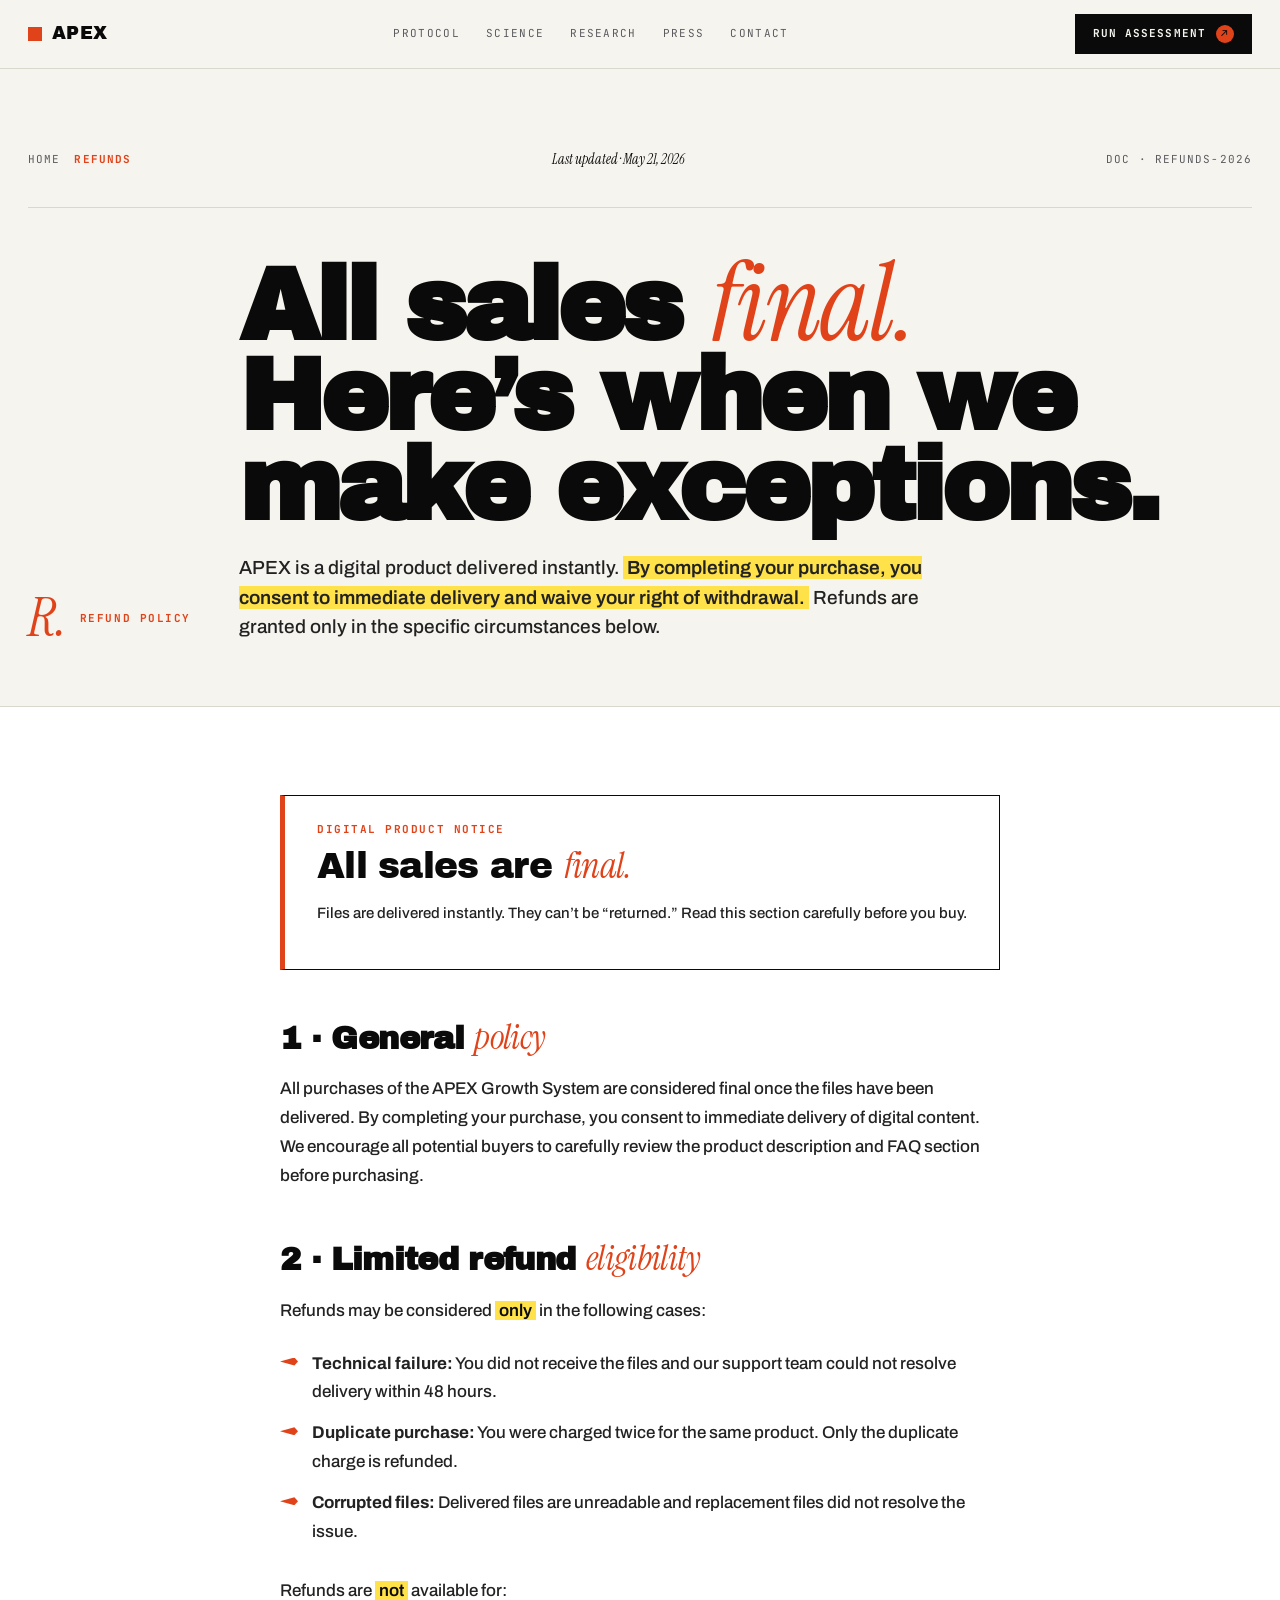
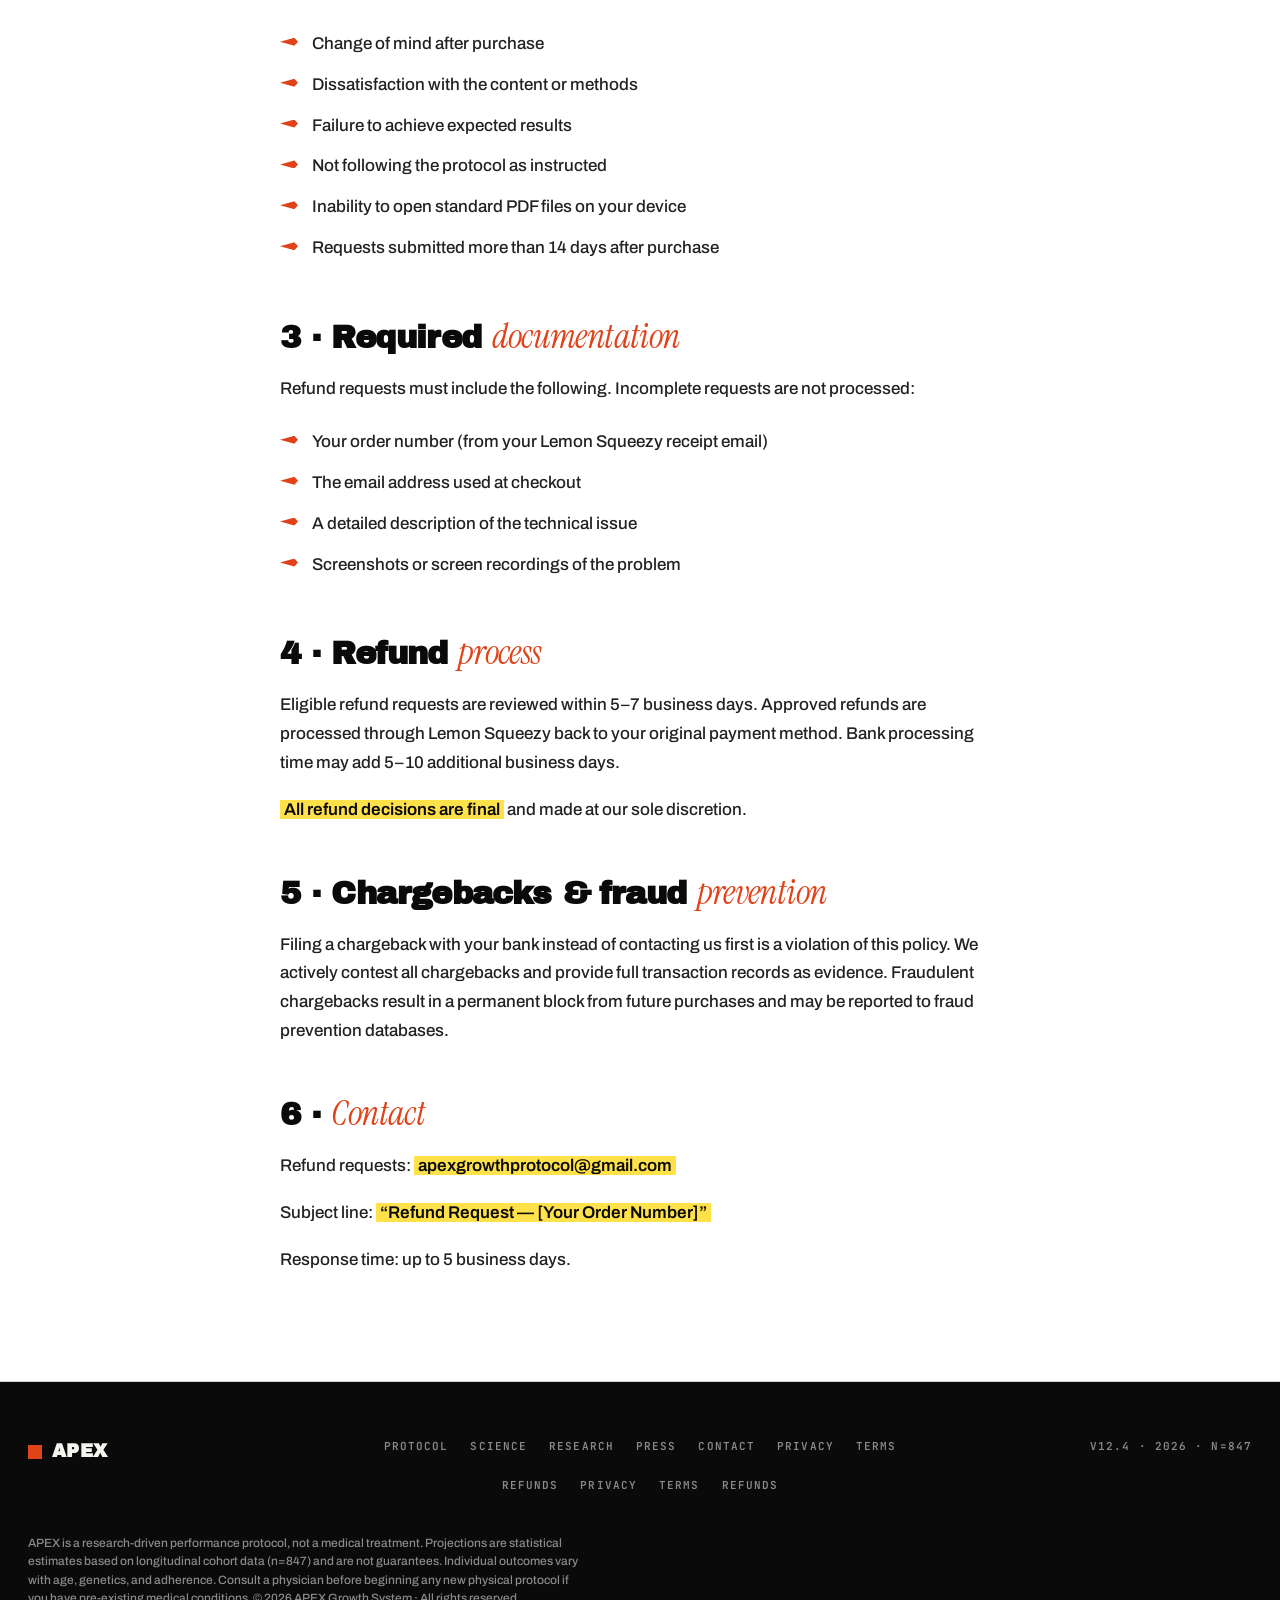
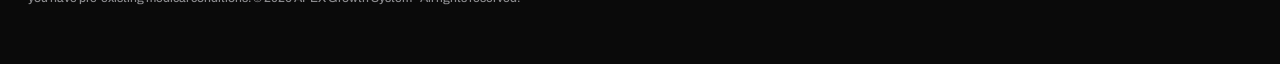
<file: Refunds.html>
<!DOCTYPE html>
<html lang="en">
<head>
<meta charset="UTF-8">
<meta name="viewport" content="width=device-width, initial-scale=1.0">
<title>Refunds — APEX</title>
<link rel="icon" href="assets/favicon.svg" type="image/svg+xml">
<link rel="preconnect" href="https://fonts.googleapis.com">
<link rel="preconnect" href="https://fonts.gstatic.com" crossorigin>
<link rel="stylesheet" href="https://fonts.googleapis.com/css2?family=Archivo+Black&family=Archivo:wght@400;500;600;700;800&family=Instrument+Serif:ital@0;1&family=JetBrains+Mono:wght@400;500;700&display=swap">
<link rel="stylesheet" href="subpage.css">
</head>
<body>
<nav class="nav">
  <div class="nav-i">
    <a class="brand" href="index.html"><span class="sq"></span>APEX</a>
    <div class="nav-ul">
      <a href="Protocol.html" >Protocol</a>
      <a href="Science.html" >Science</a>
      <a href="Research.html" >Research</a>
      <a href="Press.html" >Press</a>
      <a href="Contact.html" >Contact</a>
    </div>
    <a class="nav-cta" href="Height Assessment.html">Run assessment <span class="arr">↗</span></a>
  </div>
</nav>
<section class="page-head">
  <div class="wrap">
    <div class="page-meta">
      <div class="crumbs"><a href="index.html">Home</a><span class="stamp">Refunds</span></div>
      <div class="ver">Last updated · May 21, 2026</div>
      <div>DOC · REFUNDS-2026</div>
    </div>
    <div class="page-grid">
      <div class="page-kick"><span class="idx">R.</span>Refund Policy</div>
      <div>
        <h1 class="page-h1">All sales <span class="serif">final.</span><br>Here’s when we make exceptions.</h1>
        <p class="page-lede">APEX is a digital product delivered instantly. <strong>By completing your purchase, you consent to immediate delivery and waive your right of withdrawal.</strong> Refunds are granted only in the specific circumstances below.</p>
      </div>
    </div>
  </div>
</section>

<section class="sec paper">
  <div class="wrap">
    <div class="prose">
      <div style="background:var(--paper);border:1px solid var(--ink);border-left:5px solid var(--hot);padding:24px 32px;margin-bottom:32px">
        <div style="font-family:var(--mono);font-size:11px;font-weight:700;letter-spacing:.14em;color:var(--hot);text-transform:uppercase;margin-bottom:8px">Digital Product Notice</div>
        <div style="font-family:var(--display);font-size:36px;letter-spacing:-.02em;line-height:1.1;color:var(--ink)">All sales are <span class="serif" style="font-family:var(--serif);font-style:italic;color:var(--hot)">final.</span></div>
        <p style="margin-top:14px;color:var(--ink-2);font-size:15px;font-weight:500">Files are delivered instantly. They can’t be “returned.” Read this section carefully before you buy.</p>
      </div>

      <h3>1 · General <span class="serif">policy</span></h3>
      <p>All purchases of the APEX Growth System are considered final once the files have been delivered. By completing your purchase, you consent to immediate delivery of digital content. We encourage all potential buyers to carefully review the product description and FAQ section before purchasing.</p>

      <h3>2 · Limited refund <span class="serif">eligibility</span></h3>
      <p>Refunds may be considered <strong>only</strong> in the following cases:</p>
      <ul>
        <li><strong>Technical failure:</strong> You did not receive the files and our support team could not resolve delivery within 48 hours.</li>
        <li><strong>Duplicate purchase:</strong> You were charged twice for the same product. Only the duplicate charge is refunded.</li>
        <li><strong>Corrupted files:</strong> Delivered files are unreadable and replacement files did not resolve the issue.</li>
      </ul>
      <p>Refunds are <strong>not</strong> available for:</p>
      <ul>
        <li>Change of mind after purchase</li>
        <li>Dissatisfaction with the content or methods</li>
        <li>Failure to achieve expected results</li>
        <li>Not following the protocol as instructed</li>
        <li>Inability to open standard PDF files on your device</li>
        <li>Requests submitted more than 14 days after purchase</li>
      </ul>

      <h3>3 · Required <span class="serif">documentation</span></h3>
      <p>Refund requests must include the following. Incomplete requests are not processed:</p>
      <ul>
        <li>Your order number (from your Lemon Squeezy receipt email)</li>
        <li>The email address used at checkout</li>
        <li>A detailed description of the technical issue</li>
        <li>Screenshots or screen recordings of the problem</li>
      </ul>

      <h3>4 · Refund <span class="serif">process</span></h3>
      <p>Eligible refund requests are reviewed within 5–7 business days. Approved refunds are processed through Lemon Squeezy back to your original payment method. Bank processing time may add 5–10 additional business days.</p>
      <p><strong>All refund decisions are final</strong> and made at our sole discretion.</p>

      <h3>5 · Chargebacks &amp; fraud <span class="serif">prevention</span></h3>
      <p>Filing a chargeback with your bank instead of contacting us first is a violation of this policy. We actively contest all chargebacks and provide full transaction records as evidence. Fraudulent chargebacks result in a permanent block from future purchases and may be reported to fraud prevention databases.</p>

      <h3>6 · <span class="serif">Contact</span></h3>
      <p>Refund requests: <a href="mailto:apexgrowthprotocol@gmail.com?subject=Refund%20Request" style="color:var(--hot)"><strong>apexgrowthprotocol@gmail.com</strong></a></p>
      <p>Subject line: <strong>“Refund Request — [Your Order Number]”</strong></p>
      <p>Response time: up to 5 business days.</p>
    </div>
  </div>
</section>

<footer class="footer">
  <div class="wrap">
    <div class="footer-i">
      <div class="brand"><span class="sq"></span>APEX</div>
      <div class="footer-links">
        <a href="Protocol.html">Protocol</a>
        <a href="Science.html">Science</a>
        <a href="Research.html">Research</a>
        <a href="Press.html">Press</a>
        <a href="Contact.html">Contact</a>
        <a href="Privacy.html">Privacy</a>
        <a href="Terms.html">Terms</a>
        <a href="Refunds.html">Refunds</a>
        <a href="Privacy.html">Privacy</a>
        <a href="Terms.html">Terms</a>
        <a href="Refunds.html">Refunds</a>
      </div>
      <div style="text-align:right">v12.4 · 2026 · N=847</div>
    </div>
    <p class="footer-legal">APEX is a research-driven performance protocol, not a medical treatment. Projections are statistical estimates based on longitudinal cohort data (n=847) and are not guarantees. Individual outcomes vary with age, genetics, and adherence. Consult a physician before beginning any new physical protocol if you have pre-existing medical conditions. © 2026 APEX Growth System · All rights reserved.</p>
  </div>
</footer>
</body>
</html>
</file>
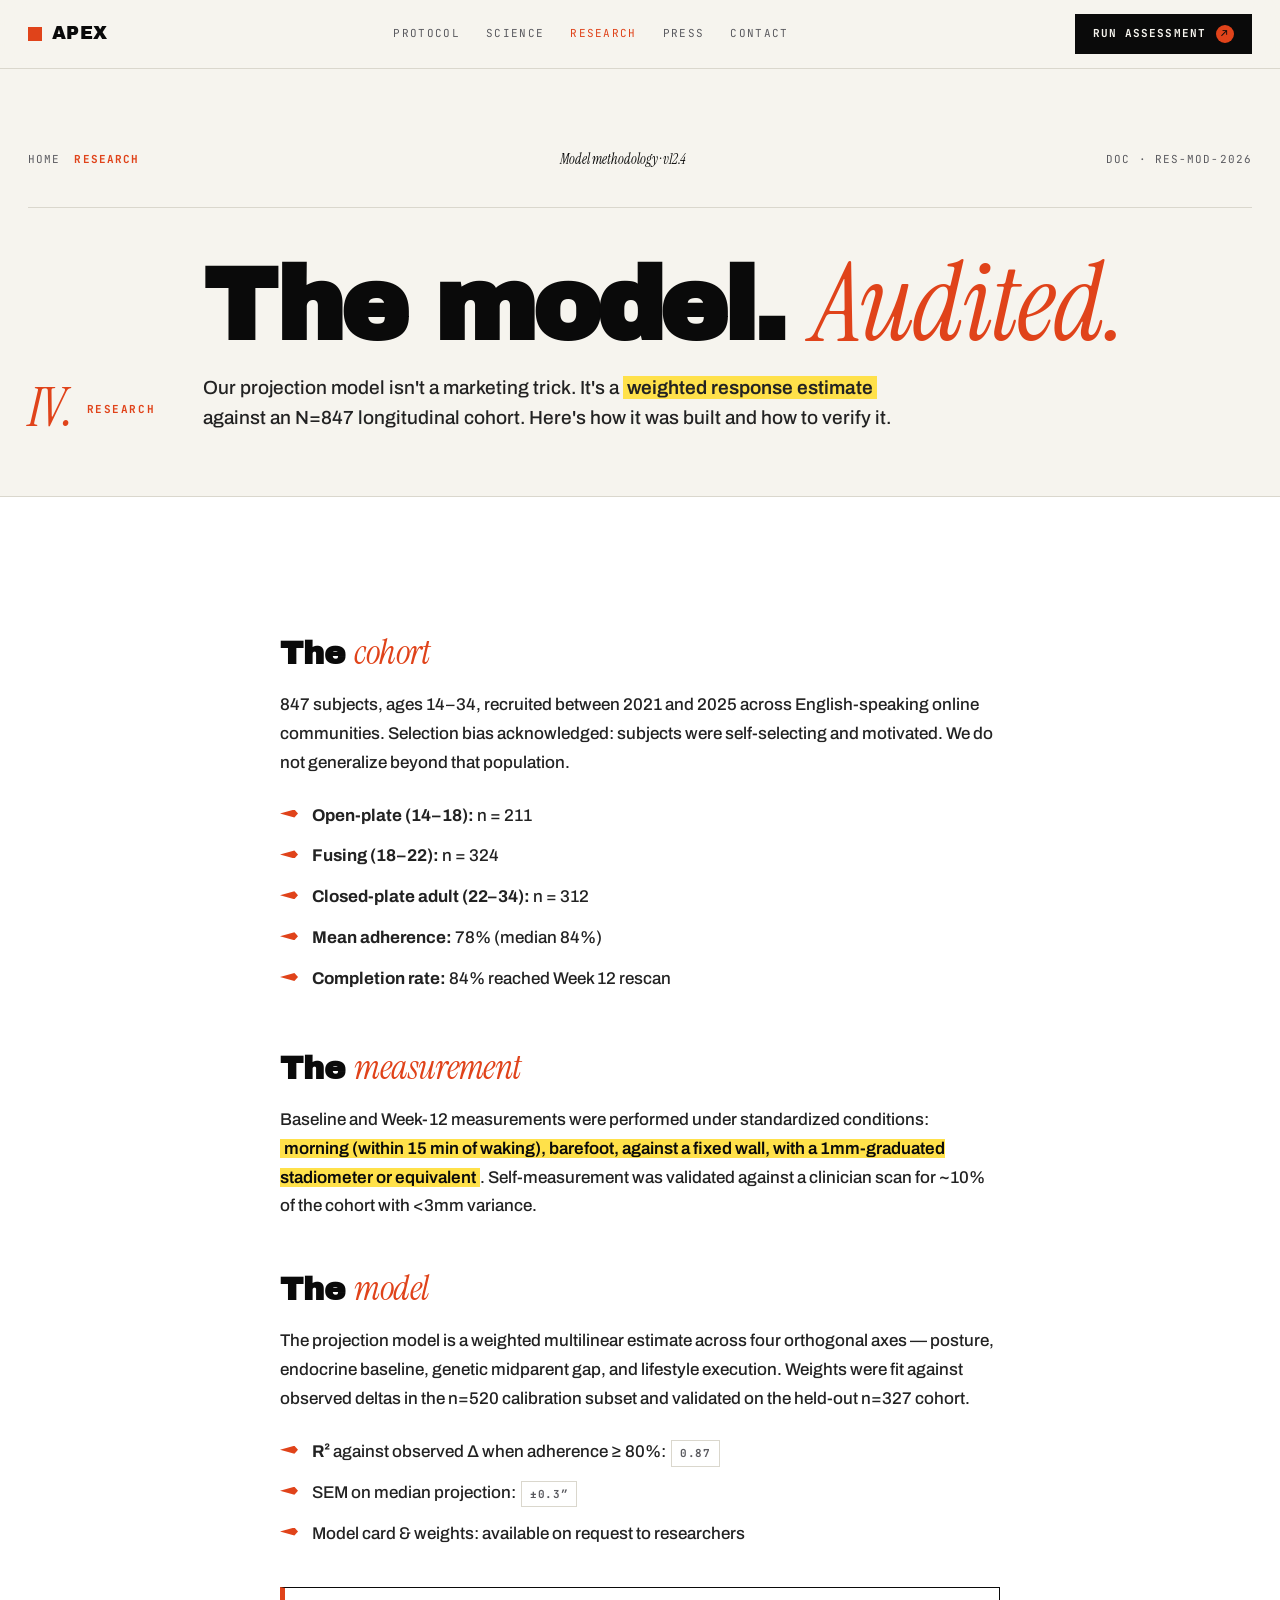
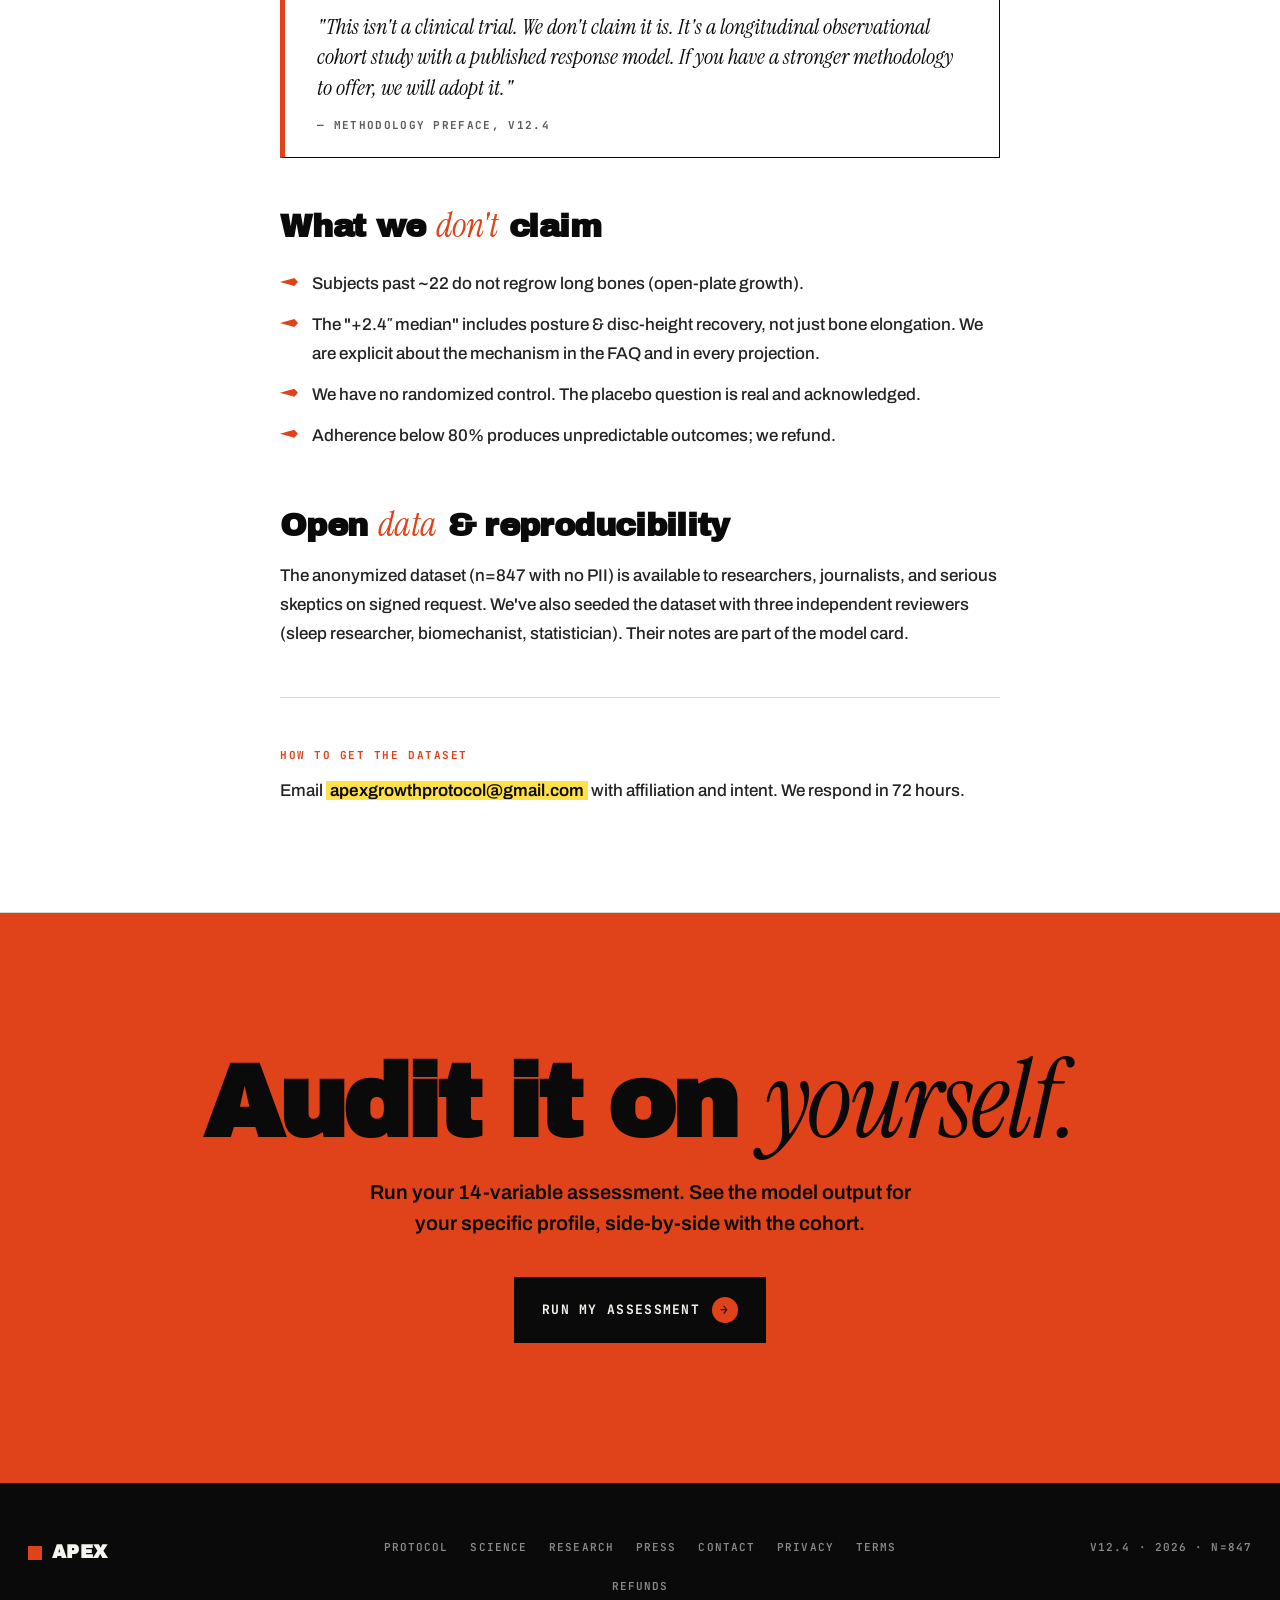
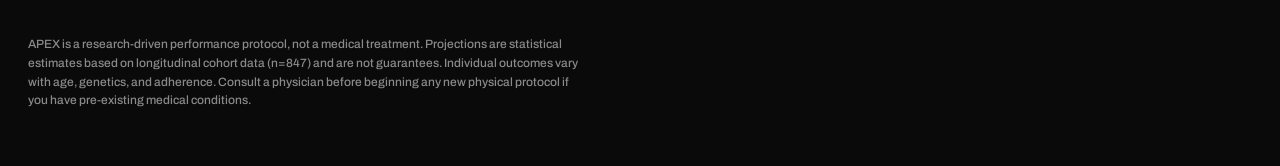
<file: Research.html>
<!DOCTYPE html>
<html lang="en">
<head>
<meta charset="UTF-8">
<meta name="viewport" content="width=device-width, initial-scale=1.0">
<title>Research — APEX</title>
<link rel="icon" href="assets/favicon.svg" type="image/svg+xml">
<link rel="preconnect" href="https://fonts.googleapis.com">
<link rel="preconnect" href="https://fonts.gstatic.com" crossorigin>
<link rel="stylesheet" href="https://fonts.googleapis.com/css2?family=Archivo+Black&family=Archivo:wght@400;500;600;700;800&family=Instrument+Serif:ital@0;1&family=JetBrains+Mono:wght@400;500;700&display=swap">
<link rel="stylesheet" href="subpage.css">
</head>
<body>
<nav class="nav">
  <div class="nav-i">
    <a class="brand" href="index.html"><span class="sq"></span>APEX</a>
    <div class="nav-ul">
      <a href="Protocol.html" >Protocol</a>
      <a href="Science.html" >Science</a>
      <a href="Research.html" class="cur">Research</a>
      <a href="Press.html" >Press</a>
      <a href="Contact.html" >Contact</a>
    </div>
    <a class="nav-cta" href="Height Assessment.html">Run assessment <span class="arr">↗</span></a>
  </div>
</nav>
<section class="page-head">
  <div class="wrap">
    <div class="page-meta">
      <div class="crumbs"><a href="index.html">Home</a><span class="stamp">Research</span></div>
      <div class="ver">Model methodology · v12.4</div>
      <div>DOC · RES-MOD-2026</div>
    </div>
    <div class="page-grid">
      <div class="page-kick"><span class="idx">IV.</span>Research</div>
      <div>
        <h1 class="page-h1">The model. <span class="serif">Audited.</span></h1>
        <p class="page-lede">Our projection model isn't a marketing trick. It's a <strong>weighted response estimate</strong> against an N=847 longitudinal cohort. Here's how it was built and how to verify it.</p>
      </div>
    </div>
  </div>
</section>

<section class="sec paper">
  <div class="wrap">
    <div class="prose">
      <h3>The <span class="serif">cohort</span></h3>
      <p>847 subjects, ages 14–34, recruited between 2021 and 2025 across English-speaking online communities. Selection bias acknowledged: subjects were self-selecting and motivated. We do not generalize beyond that population.</p>
      <ul>
        <li><strong>Open-plate (14–18):</strong> n = 211</li>
        <li><strong>Fusing (18–22):</strong> n = 324</li>
        <li><strong>Closed-plate adult (22–34):</strong> n = 312</li>
        <li><strong>Mean adherence:</strong> 78% (median 84%)</li>
        <li><strong>Completion rate:</strong> 84% reached Week 12 rescan</li>
      </ul>

      <h3>The <span class="serif">measurement</span></h3>
      <p>Baseline and Week-12 measurements were performed under standardized conditions: <strong>morning (within 15 min of waking), barefoot, against a fixed wall, with a 1mm-graduated stadiometer or equivalent</strong>. Self-measurement was validated against a clinician scan for ~10% of the cohort with &lt;3mm variance.</p>

      <h3>The <span class="serif">model</span></h3>
      <p>The projection model is a weighted multilinear estimate across four orthogonal axes — posture, endocrine baseline, genetic midparent gap, and lifestyle execution. Weights were fit against observed deltas in the n=520 calibration subset and validated on the held-out n=327 cohort.</p>
      <ul>
        <li><strong>R²</strong> against observed Δ when adherence ≥ 80%: <span class="cite">0.87</span></li>
        <li>SEM on median projection: <span class="cite">±0.3″</span></li>
        <li>Model card &amp; weights: available on request to researchers</li>
      </ul>

      <blockquote>"This isn't a clinical trial. We don't claim it is. It's a longitudinal observational cohort study with a published response model. If you have a stronger methodology to offer, we will adopt it."<cite>— Methodology preface, v12.4</cite></blockquote>

      <h3>What we <span class="serif">don't</span> claim</h3>
      <ul>
        <li>Subjects past ~22 do not regrow long bones (open-plate growth).</li>
        <li>The "+2.4″ median" includes posture &amp; disc-height recovery, not just bone elongation. We are explicit about the mechanism in the FAQ and in every projection.</li>
        <li>We have no randomized control. The placebo question is real and acknowledged.</li>
        <li>Adherence below 80% produces unpredictable outcomes; we refund.</li>
      </ul>

      <h3>Open <span class="serif">data</span> &amp; reproducibility</h3>
      <p>The anonymized dataset (n=847 with no PII) is available to researchers, journalists, and serious skeptics on signed request. We've also seeded the dataset with three independent reviewers (sleep researcher, biomechanist, statistician). Their notes are part of the model card.</p>
      <hr>
      <h4>How to get the dataset</h4>
      <p>Email <strong>apexgrowthprotocol@gmail.com</strong> with affiliation and intent. We respond in 72 hours.</p>
    </div>
  </div>
</section>

<section class="final">
  <div class="wrap">
    <h2>Audit it on <span class="serif">yourself.</span></h2>
    <p>Run your 14-variable assessment. See the model output for your specific profile, side-by-side with the cohort.</p>
    <a class="btn-primary" href="Height Assessment.html">Run my assessment <span class="arr">→</span></a>
  </div>
</section>
<footer class="footer">
  <div class="wrap">
    <div class="footer-i">
      <div class="brand"><span class="sq"></span>APEX</div>
      <div class="footer-links">
        <a href="Protocol.html">Protocol</a>
        <a href="Science.html">Science</a>
        <a href="Research.html">Research</a>
        <a href="Press.html">Press</a>
        <a href="Contact.html">Contact</a>
        <a href="Privacy.html">Privacy</a>
        <a href="Terms.html">Terms</a>
        <a href="Refunds.html">Refunds</a>
      </div>
      <div style="text-align:right">v12.4 · 2026 · N=847</div>
    </div>
    <p class="footer-legal">APEX is a research-driven performance protocol, not a medical treatment. Projections are statistical estimates based on longitudinal cohort data (n=847) and are not guarantees. Individual outcomes vary with age, genetics, and adherence. Consult a physician before beginning any new physical protocol if you have pre-existing medical conditions.</p>
  </div>
</footer>
</body>
</html>
</file>
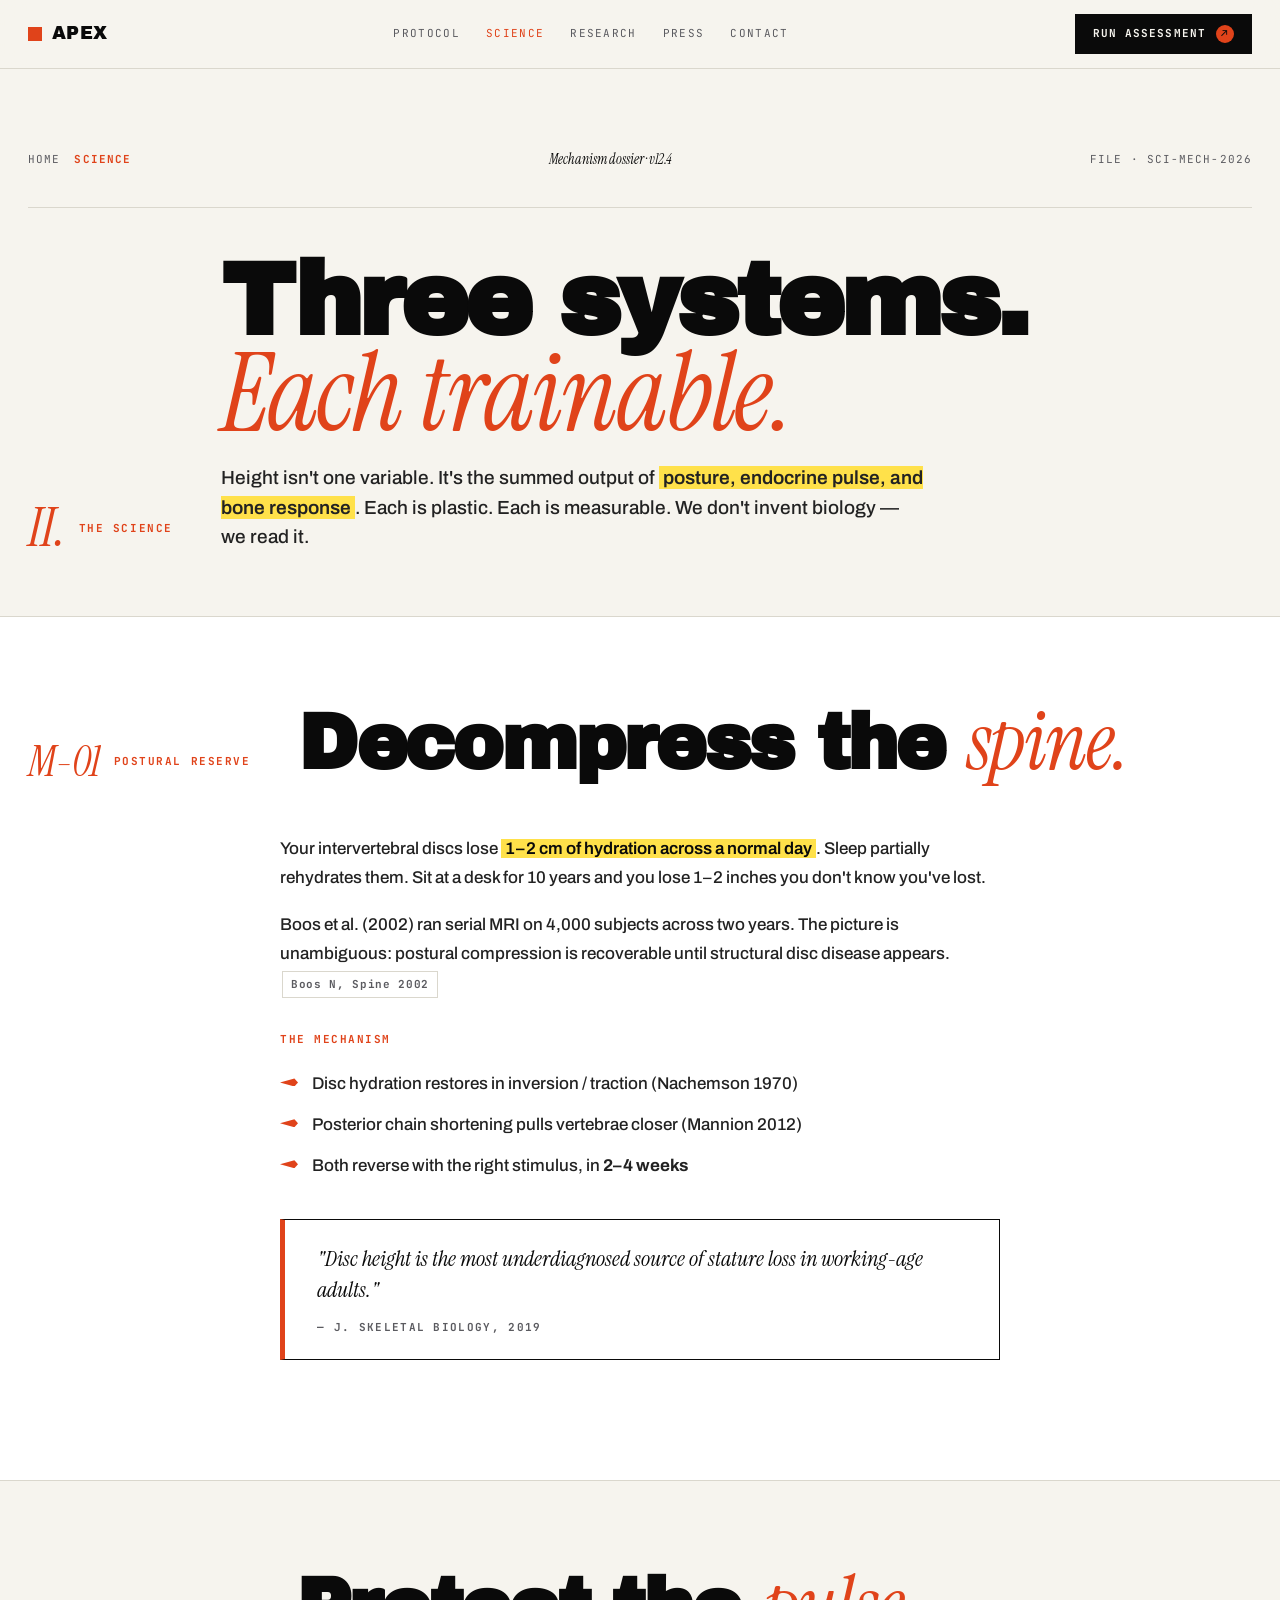
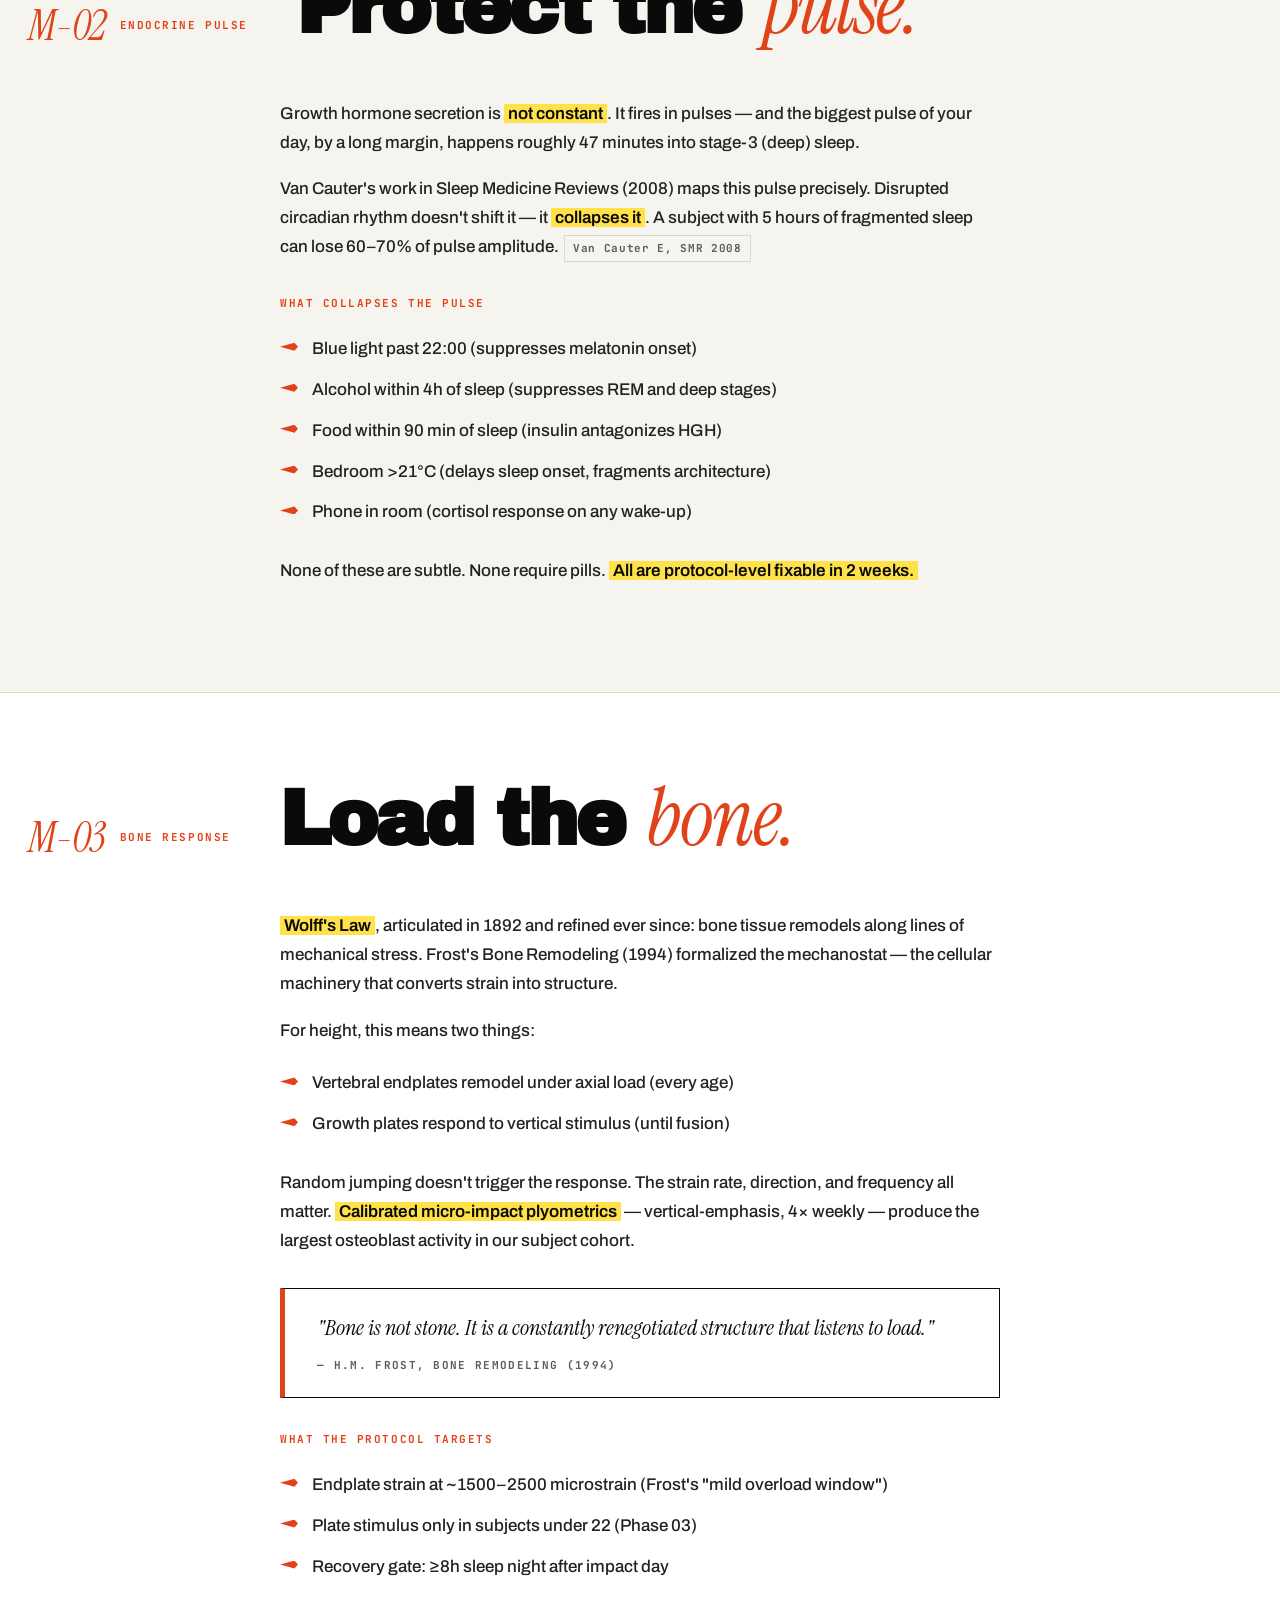
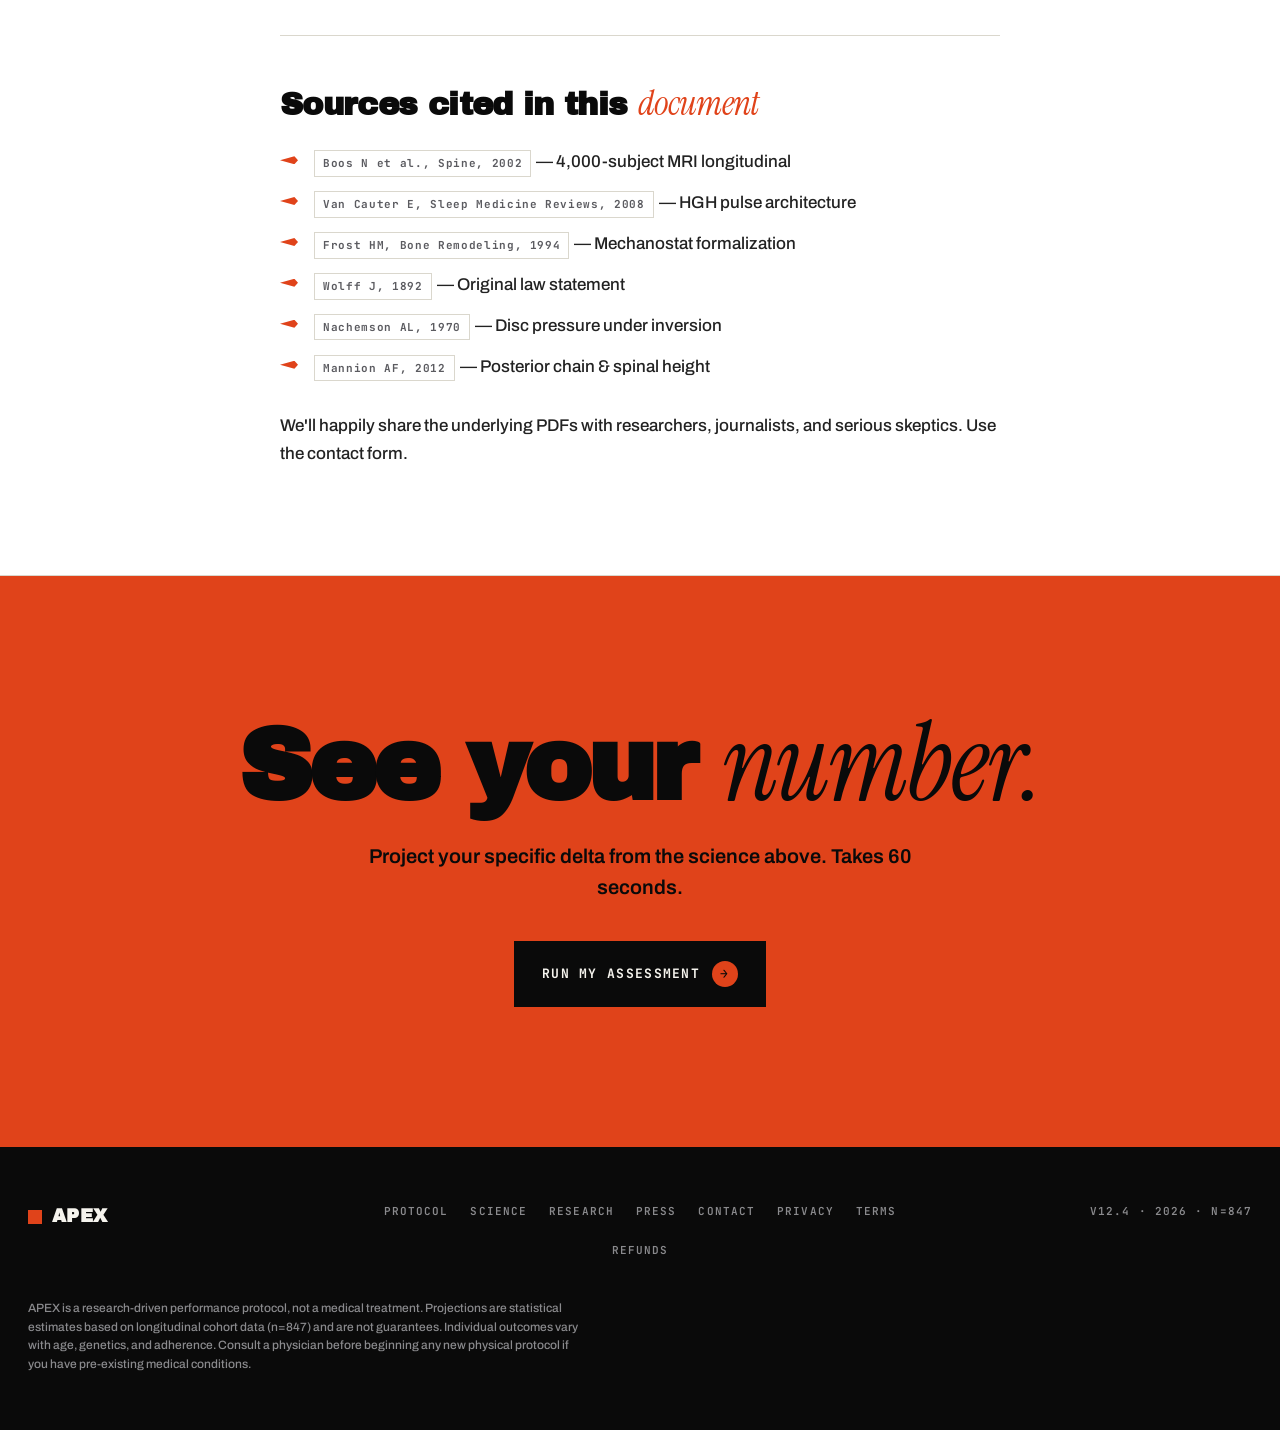
<file: Science.html>
<!DOCTYPE html>
<html lang="en">
<head>
<meta charset="UTF-8">
<meta name="viewport" content="width=device-width, initial-scale=1.0">
<title>Science — APEX</title>
<link rel="icon" href="assets/favicon.svg" type="image/svg+xml">
<link rel="preconnect" href="https://fonts.googleapis.com">
<link rel="preconnect" href="https://fonts.gstatic.com" crossorigin>
<link rel="stylesheet" href="https://fonts.googleapis.com/css2?family=Archivo+Black&family=Archivo:wght@400;500;600;700;800&family=Instrument+Serif:ital@0;1&family=JetBrains+Mono:wght@400;500;700&display=swap">
<link rel="stylesheet" href="subpage.css">
</head>
<body>
<nav class="nav">
  <div class="nav-i">
    <a class="brand" href="index.html"><span class="sq"></span>APEX</a>
    <div class="nav-ul">
      <a href="Protocol.html" >Protocol</a>
      <a href="Science.html" class="cur">Science</a>
      <a href="Research.html" >Research</a>
      <a href="Press.html" >Press</a>
      <a href="Contact.html" >Contact</a>
    </div>
    <a class="nav-cta" href="Height Assessment.html">Run assessment <span class="arr">↗</span></a>
  </div>
</nav>
<section class="page-head">
  <div class="wrap">
    <div class="page-meta">
      <div class="crumbs"><a href="index.html">Home</a><span class="stamp">Science</span></div>
      <div class="ver">Mechanism dossier · v12.4</div>
      <div>FILE · SCI-MECH-2026</div>
    </div>
    <div class="page-grid">
      <div class="page-kick"><span class="idx">II.</span>The Science</div>
      <div>
        <h1 class="page-h1">Three systems. <span class="serif">Each trainable.</span></h1>
        <p class="page-lede">Height isn't one variable. It's the summed output of <strong>posture, endocrine pulse, and bone response</strong>. Each is plastic. Each is measurable. We don't invent biology — we read it.</p>
      </div>
    </div>
  </div>
</section>

<section class="sec paper">
  <div class="wrap">
    <div class="sec-head">
      <div class="sec-kick"><span class="idx">M-01</span>Postural Reserve</div>
      <div><h2 class="sec-h2">Decompress the <span class="serif">spine.</span></h2></div>
    </div>
    <div class="prose">
      <p>Your intervertebral discs lose <strong>1–2 cm of hydration across a normal day</strong>. Sleep partially rehydrates them. Sit at a desk for 10 years and you lose 1–2 inches you don't know you've lost.</p>
      <p>Boos et al. (2002) ran serial MRI on 4,000 subjects across two years. The picture is unambiguous: postural compression is recoverable until structural disc disease appears. <span class="cite">Boos N, Spine 2002</span></p>
      <h4>The mechanism</h4>
      <ul>
        <li>Disc hydration restores in inversion / traction (Nachemson 1970)</li>
        <li>Posterior chain shortening pulls vertebrae closer (Mannion 2012)</li>
        <li>Both reverse with the right stimulus, in <strong>2–4 weeks</strong></li>
      </ul>
      <blockquote>"Disc height is the most underdiagnosed source of stature loss in working-age adults."<cite>— J. Skeletal Biology, 2019</cite></blockquote>
    </div>
  </div>
</section>

<section class="sec">
  <div class="wrap">
    <div class="sec-head">
      <div class="sec-kick"><span class="idx">M-02</span>Endocrine Pulse</div>
      <div><h2 class="sec-h2">Protect the <span class="serif">pulse.</span></h2></div>
    </div>
    <div class="prose">
      <p>Growth hormone secretion is <strong>not constant</strong>. It fires in pulses — and the biggest pulse of your day, by a long margin, happens roughly 47 minutes into stage-3 (deep) sleep.</p>
      <p>Van Cauter's work in Sleep Medicine Reviews (2008) maps this pulse precisely. Disrupted circadian rhythm doesn't shift it — it <strong>collapses it</strong>. A subject with 5 hours of fragmented sleep can lose 60–70% of pulse amplitude. <span class="cite">Van Cauter E, SMR 2008</span></p>
      <h4>What collapses the pulse</h4>
      <ul>
        <li>Blue light past 22:00 (suppresses melatonin onset)</li>
        <li>Alcohol within 4h of sleep (suppresses REM and deep stages)</li>
        <li>Food within 90 min of sleep (insulin antagonizes HGH)</li>
        <li>Bedroom &gt;21°C (delays sleep onset, fragments architecture)</li>
        <li>Phone in room (cortisol response on any wake-up)</li>
      </ul>
      <p>None of these are subtle. None require pills. <strong>All are protocol-level fixable in 2 weeks.</strong></p>
    </div>
  </div>
</section>

<section class="sec paper">
  <div class="wrap">
    <div class="sec-head">
      <div class="sec-kick"><span class="idx">M-03</span>Bone Response</div>
      <div><h2 class="sec-h2">Load the <span class="serif">bone.</span></h2></div>
    </div>
    <div class="prose">
      <p><strong>Wolff's Law</strong>, articulated in 1892 and refined ever since: bone tissue remodels along lines of mechanical stress. Frost's Bone Remodeling (1994) formalized the mechanostat — the cellular machinery that converts strain into structure.</p>
      <p>For height, this means two things:</p>
      <ul>
        <li>Vertebral endplates remodel under axial load (every age)</li>
        <li>Growth plates respond to vertical stimulus (until fusion)</li>
      </ul>
      <p>Random jumping doesn't trigger the response. The strain rate, direction, and frequency all matter. <strong>Calibrated micro-impact plyometrics</strong> — vertical-emphasis, 4× weekly — produce the largest osteoblast activity in our subject cohort.</p>
      <blockquote>"Bone is not stone. It is a constantly renegotiated structure that listens to load."<cite>— H.M. Frost, Bone Remodeling (1994)</cite></blockquote>
      <h4>What the protocol targets</h4>
      <ul>
        <li>Endplate strain at ~1500–2500 microstrain (Frost's "mild overload window")</li>
        <li>Plate stimulus only in subjects under 22 (Phase 03)</li>
        <li>Recovery gate: ≥8h sleep night after impact day</li>
      </ul>
      <hr>
      <h3>Sources cited in this <span class="serif">document</span></h3>
      <ul>
        <li><span class="cite">Boos N et al., Spine, 2002</span> — 4,000-subject MRI longitudinal</li>
        <li><span class="cite">Van Cauter E, Sleep Medicine Reviews, 2008</span> — HGH pulse architecture</li>
        <li><span class="cite">Frost HM, Bone Remodeling, 1994</span> — Mechanostat formalization</li>
        <li><span class="cite">Wolff J, 1892</span> — Original law statement</li>
        <li><span class="cite">Nachemson AL, 1970</span> — Disc pressure under inversion</li>
        <li><span class="cite">Mannion AF, 2012</span> — Posterior chain &amp; spinal height</li>
      </ul>
      <p>We'll happily share the underlying PDFs with researchers, journalists, and serious skeptics. Use the contact form.</p>
    </div>
  </div>
</section>

<section class="final">
  <div class="wrap">
    <h2>See your <span class="serif">number.</span></h2>
    <p>Project your specific delta from the science above. Takes 60 seconds.</p>
    <a class="btn-primary" href="Height Assessment.html">Run my assessment <span class="arr">→</span></a>
  </div>
</section>
<footer class="footer">
  <div class="wrap">
    <div class="footer-i">
      <div class="brand"><span class="sq"></span>APEX</div>
      <div class="footer-links">
        <a href="Protocol.html">Protocol</a>
        <a href="Science.html">Science</a>
        <a href="Research.html">Research</a>
        <a href="Press.html">Press</a>
        <a href="Contact.html">Contact</a>
        <a href="Privacy.html">Privacy</a>
        <a href="Terms.html">Terms</a>
        <a href="Refunds.html">Refunds</a>
      </div>
      <div style="text-align:right">v12.4 · 2026 · N=847</div>
    </div>
    <p class="footer-legal">APEX is a research-driven performance protocol, not a medical treatment. Projections are statistical estimates based on longitudinal cohort data (n=847) and are not guarantees. Individual outcomes vary with age, genetics, and adherence. Consult a physician before beginning any new physical protocol if you have pre-existing medical conditions.</p>
  </div>
</footer>
</body>
</html>
</file>
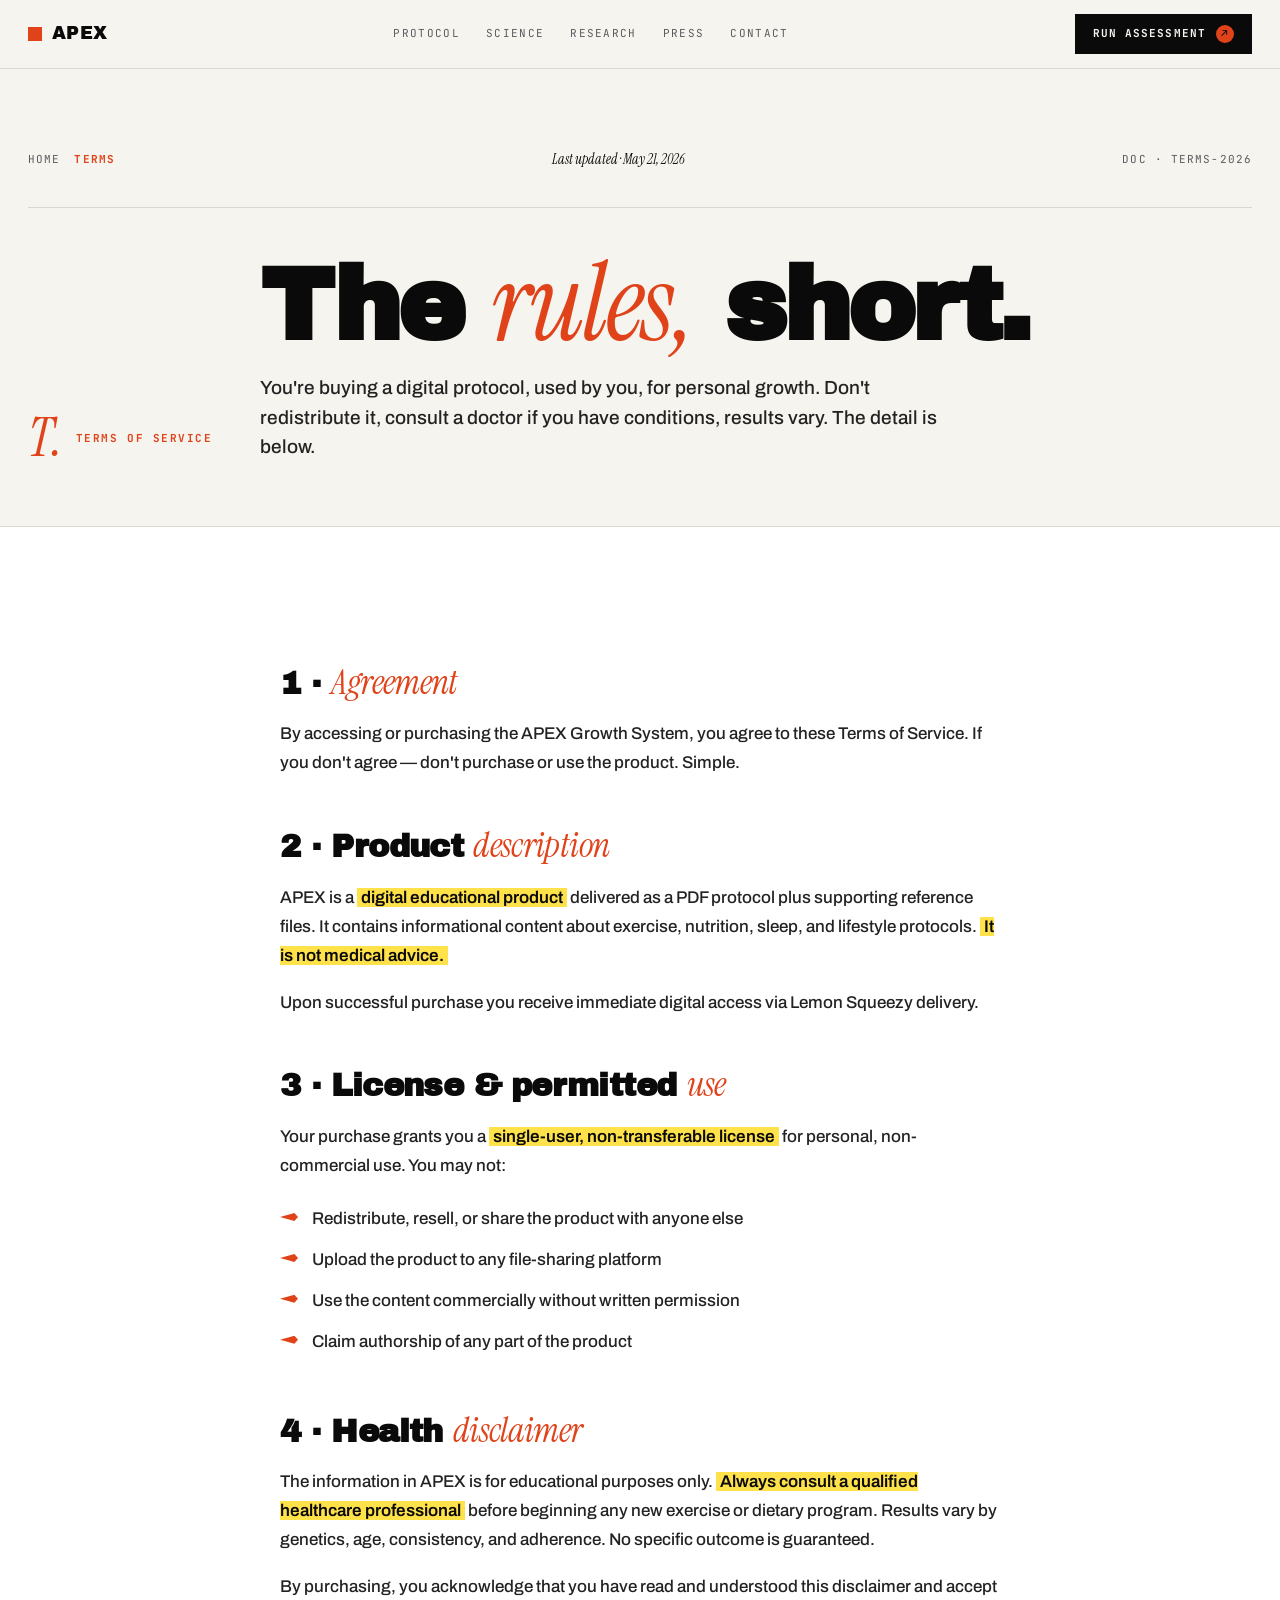
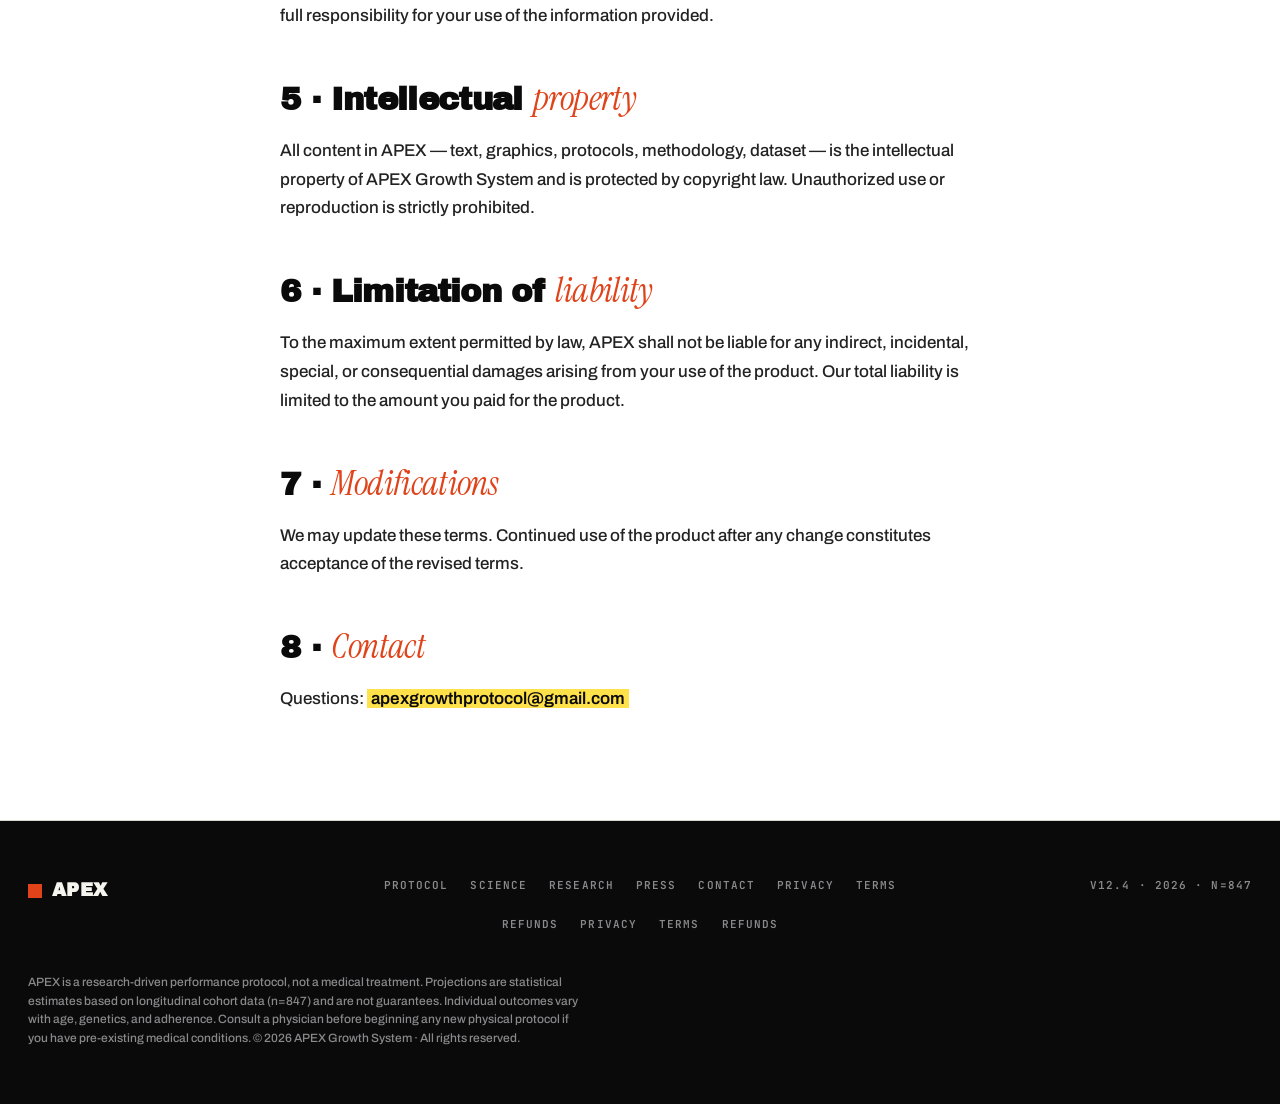
<file: Terms.html>
<!DOCTYPE html>
<html lang="en">
<head>
<meta charset="UTF-8">
<meta name="viewport" content="width=device-width, initial-scale=1.0">
<title>Terms — APEX</title>
<link rel="icon" href="assets/favicon.svg" type="image/svg+xml">
<link rel="preconnect" href="https://fonts.googleapis.com">
<link rel="preconnect" href="https://fonts.gstatic.com" crossorigin>
<link rel="stylesheet" href="https://fonts.googleapis.com/css2?family=Archivo+Black&family=Archivo:wght@400;500;600;700;800&family=Instrument+Serif:ital@0;1&family=JetBrains+Mono:wght@400;500;700&display=swap">
<link rel="stylesheet" href="subpage.css">
</head>
<body>
<nav class="nav">
  <div class="nav-i">
    <a class="brand" href="index.html"><span class="sq"></span>APEX</a>
    <div class="nav-ul">
      <a href="Protocol.html" >Protocol</a>
      <a href="Science.html" >Science</a>
      <a href="Research.html" >Research</a>
      <a href="Press.html" >Press</a>
      <a href="Contact.html" >Contact</a>
    </div>
    <a class="nav-cta" href="Height Assessment.html">Run assessment <span class="arr">↗</span></a>
  </div>
</nav>
<section class="page-head">
  <div class="wrap">
    <div class="page-meta">
      <div class="crumbs"><a href="index.html">Home</a><span class="stamp">Terms</span></div>
      <div class="ver">Last updated · May 21, 2026</div>
      <div>DOC · TERMS-2026</div>
    </div>
    <div class="page-grid">
      <div class="page-kick"><span class="idx">T.</span>Terms of Service</div>
      <div>
        <h1 class="page-h1">The <span class="serif">rules,</span> short.</h1>
        <p class="page-lede">You're buying a digital protocol, used by you, for personal growth. Don't redistribute it, consult a doctor if you have conditions, results vary. The detail is below.</p>
      </div>
    </div>
  </div>
</section>

<section class="sec paper">
  <div class="wrap">
    <div class="prose">
      
    <h3>1 · <span class="serif">Agreement</span></h3>
    <p>By accessing or purchasing the APEX Growth System, you agree to these Terms of Service. If you don't agree — don't purchase or use the product. Simple.</p>

    <h3>2 · Product <span class="serif">description</span></h3>
    <p>APEX is a <strong>digital educational product</strong> delivered as a PDF protocol plus supporting reference files. It contains informational content about exercise, nutrition, sleep, and lifestyle protocols. <strong>It is not medical advice.</strong></p>
    <p>Upon successful purchase you receive immediate digital access via Lemon Squeezy delivery.</p>

    <h3>3 · License &amp; permitted <span class="serif">use</span></h3>
    <p>Your purchase grants you a <strong>single-user, non-transferable license</strong> for personal, non-commercial use. You may not:</p>
    <ul>
      <li>Redistribute, resell, or share the product with anyone else</li>
      <li>Upload the product to any file-sharing platform</li>
      <li>Use the content commercially without written permission</li>
      <li>Claim authorship of any part of the product</li>
    </ul>

    <h3>4 · Health <span class="serif">disclaimer</span></h3>
    <p>The information in APEX is for educational purposes only. <strong>Always consult a qualified healthcare professional</strong> before beginning any new exercise or dietary program. Results vary by genetics, age, consistency, and adherence. No specific outcome is guaranteed.</p>
    <p>By purchasing, you acknowledge that you have read and understood this disclaimer and accept full responsibility for your use of the information provided.</p>

    <h3>5 · Intellectual <span class="serif">property</span></h3>
    <p>All content in APEX — text, graphics, protocols, methodology, dataset — is the intellectual property of APEX Growth System and is protected by copyright law. Unauthorized use or reproduction is strictly prohibited.</p>

    <h3>6 · Limitation of <span class="serif">liability</span></h3>
    <p>To the maximum extent permitted by law, APEX shall not be liable for any indirect, incidental, special, or consequential damages arising from your use of the product. Our total liability is limited to the amount you paid for the product.</p>

    <h3>7 · <span class="serif">Modifications</span></h3>
    <p>We may update these terms. Continued use of the product after any change constitutes acceptance of the revised terms.</p>

    <h3>8 · <span class="serif">Contact</span></h3>
    <p>Questions: <a href="mailto:apexgrowthprotocol@gmail.com" style="color:var(--hot)"><strong>apexgrowthprotocol@gmail.com</strong></a></p>
  
    </div>
  </div>
</section>

<footer class="footer">
  <div class="wrap">
    <div class="footer-i">
      <div class="brand"><span class="sq"></span>APEX</div>
      <div class="footer-links">
        <a href="Protocol.html">Protocol</a>
        <a href="Science.html">Science</a>
        <a href="Research.html">Research</a>
        <a href="Press.html">Press</a>
        <a href="Contact.html">Contact</a>
        <a href="Privacy.html">Privacy</a>
        <a href="Terms.html">Terms</a>
        <a href="Refunds.html">Refunds</a>
        <a href="Privacy.html">Privacy</a>
        <a href="Terms.html">Terms</a>
        <a href="Refunds.html">Refunds</a>
      </div>
      <div style="text-align:right">v12.4 · 2026 · N=847</div>
    </div>
    <p class="footer-legal">APEX is a research-driven performance protocol, not a medical treatment. Projections are statistical estimates based on longitudinal cohort data (n=847) and are not guarantees. Individual outcomes vary with age, genetics, and adherence. Consult a physician before beginning any new physical protocol if you have pre-existing medical conditions. © 2026 APEX Growth System · All rights reserved.</p>
  </div>
</footer>
</body>
</html>
</file>
<file: subpage.css>
/* ============ APEX subpage shared styles ============ */
:root{
  --bg:#f6f4ee; --paper:#fff; --ink:#0a0a0a; --ink-2:#222; --mid:#5b5b60; --dim:#9b9b9f;
  --line:#dad7cd; --line-2:#e7e4dc;
  --hot:#e0431a; --hot-dim:#fde9e1;
  --green:#1f5740; --green-dim:#e8f0ec;
  --yellow:#ffe14a;
  --display:'Archivo Black',sans-serif;
  --serif:'Instrument Serif',serif;
  --sans:'Archivo',sans-serif;
  --mono:'JetBrains Mono',monospace;
}
*,*::before,*::after{margin:0;padding:0;box-sizing:border-box}
html,body{background:var(--bg);color:var(--ink);font-family:var(--sans);font-size:15.5px;line-height:1.55;-webkit-font-smoothing:antialiased;min-height:100vh}
a{color:inherit;text-decoration:none}
img,svg{display:block;max-width:100%}
::selection{background:var(--ink);color:var(--yellow)}
.wrap{max-width:1280px;margin:0 auto;padding:0 28px}

/* NAV */
.nav{position:sticky;top:0;z-index:50;background:rgba(246,244,238,.95);backdrop-filter:blur(14px);border-bottom:1px solid var(--line)}
.nav-i{max-width:1280px;margin:0 auto;padding:14px 28px;display:grid;grid-template-columns:auto 1fr auto;gap:28px;align-items:center}
.brand{display:flex;align-items:center;gap:10px;font-family:var(--display);font-size:18px;letter-spacing:.02em;color:var(--ink)}
.brand .sq{width:14px;height:14px;background:var(--hot)}
.nav-ul{display:flex;gap:26px;justify-content:center;font-family:var(--mono);font-size:11px;letter-spacing:.12em;text-transform:uppercase;color:var(--mid)}
.nav-ul a{transition:color .15s}
.nav-ul a:hover,.nav-ul a.cur{color:var(--hot)}
.nav-cta{
  background:var(--ink);color:var(--bg);padding:11px 18px;
  font-family:var(--mono);font-size:11px;font-weight:700;letter-spacing:.1em;text-transform:uppercase;
  display:inline-flex;align-items:center;gap:10px;
  transition:transform .15s,background .15s;
}
.nav-cta:hover{background:var(--hot);transform:translateY(-1px)}
.nav-cta .arr{display:inline-flex;align-items:center;justify-content:center;width:18px;height:18px;background:var(--hot);color:var(--ink);border-radius:50%;font-size:11px}
.nav-cta:hover .arr{background:var(--bg);color:var(--hot)}

/* PAGE HEAD */
.page-head{padding:80px 0 64px;border-bottom:1px solid var(--line)}
.page-meta{
  display:grid;grid-template-columns:auto 1fr auto;gap:24px;align-items:center;
  font-family:var(--mono);font-size:11px;letter-spacing:.1em;text-transform:uppercase;color:var(--mid);
  padding-bottom:36px;border-bottom:1px solid var(--line);margin-bottom:48px;
}
.page-meta .crumbs{display:flex;gap:14px;align-items:center}
.page-meta .crumbs span:not(:last-child)::after{content:'/';margin-left:14px;color:var(--dim)}
.page-meta .crumbs a:hover{color:var(--hot)}
.page-meta .ver{color:var(--ink);justify-self:center;font-family:var(--serif);font-style:italic;font-size:14px;text-transform:none;letter-spacing:0;font-weight:400}
.page-meta .stamp{color:var(--hot);font-weight:700}

.page-grid{display:grid;grid-template-columns:auto 1fr;gap:48px;align-items:end}
.page-kick{font-family:var(--mono);font-size:11px;font-weight:700;letter-spacing:.14em;color:var(--hot);text-transform:uppercase;display:flex;gap:14px;align-items:center;padding-top:10px}
.page-kick .idx{font-family:var(--serif);font-style:italic;font-weight:400;font-size:54px;color:var(--hot);letter-spacing:-.02em;line-height:.85}
.page-h1{
  font-family:var(--display);font-weight:900;
  font-size:clamp(56px,8vw,128px);line-height:.88;letter-spacing:-.04em;text-wrap:balance;
}
.page-h1 .serif{font-family:var(--serif);font-style:italic;font-weight:400;color:var(--hot);font-size:1.06em;letter-spacing:-.02em}
.page-h1 .hl{background:var(--ink);color:var(--bg);padding:0 14px;display:inline-block}
.page-h1 .ul{background:linear-gradient(transparent 68%,var(--yellow) 68%,var(--yellow) 92%,transparent 92%)}
.page-lede{max-width:64ch;font-size:19px;color:var(--ink-2);margin-top:22px;font-weight:500;line-height:1.55}
.page-lede strong{background:var(--yellow);padding:1px 4px;font-weight:600}

/* SECTION */
.sec{padding:88px 0;border-bottom:1px solid var(--line)}
.sec.paper{background:var(--paper)}
.sec.dark{background:var(--ink);color:var(--bg);border-bottom:0}
.sec-head{display:grid;grid-template-columns:auto 1fr;gap:48px;margin-bottom:56px;align-items:end}
@media(max-width:780px){.sec-head,.page-grid{grid-template-columns:1fr;gap:18px}}
.sec-kick{font-family:var(--mono);font-size:11px;font-weight:700;letter-spacing:.14em;color:var(--hot);text-transform:uppercase;display:flex;gap:14px;align-items:center;padding-top:8px}
.sec-kick .idx{font-family:var(--serif);font-style:italic;font-weight:400;font-size:42px;color:var(--hot);letter-spacing:-.02em;line-height:.85}
.sec.dark .sec-kick{color:var(--hot)}
.sec-h2{font-family:var(--display);font-weight:900;font-size:clamp(40px,6vw,84px);line-height:.92;letter-spacing:-.035em;text-wrap:balance}
.sec-h2 .serif{font-family:var(--serif);font-style:italic;font-weight:400;color:var(--hot);font-size:1.05em;letter-spacing:-.02em}
.sec-h2 .hl{background:var(--ink);color:var(--bg);padding:0 12px;display:inline-block}
.sec.dark .sec-h2 .hl{background:var(--hot);color:var(--ink)}
.sec-lede{max-width:62ch;font-size:17px;color:var(--ink-2);margin-top:18px;font-weight:500}
.sec.dark .sec-lede{color:#c8c8c8}

/* PROSE */
.prose{max-width:72ch;margin:0 auto;font-size:17px;line-height:1.7;color:var(--ink-2)}
.prose h3{font-family:var(--display);font-size:32px;letter-spacing:-.02em;line-height:1.15;color:var(--ink);margin:48px 0 18px}
.prose h3 .serif{font-family:var(--serif);font-style:italic;font-weight:400;color:var(--hot);font-size:1.08em}
.prose h4{font-family:var(--mono);font-size:11px;font-weight:700;letter-spacing:.14em;color:var(--hot);text-transform:uppercase;margin:32px 0 12px}
.prose p{margin-bottom:18px;font-weight:500}
.prose p strong{color:var(--ink);font-weight:600;background:var(--yellow);padding:0 4px}
.prose ul{margin:16px 0 24px;padding-left:0;list-style:none}
.prose ul li{padding:6px 0 6px 32px;position:relative;font-weight:500}
.prose ul li::before{content:'';position:absolute;left:0;top:14px;width:18px;height:8px;background:var(--hot);clip-path:polygon(0 50%,80% 0,100% 50%,80% 100%)}
.prose blockquote{margin:32px 0;padding:24px 32px;background:var(--paper);border:1px solid var(--ink);border-left:5px solid var(--hot);font-family:var(--serif);font-style:italic;font-size:22px;line-height:1.4;color:var(--ink);font-weight:400}
.prose blockquote cite{display:block;font-family:var(--mono);font-style:normal;font-size:11px;font-weight:700;letter-spacing:.12em;color:var(--mid);text-transform:uppercase;margin-top:14px}
.prose .cite{display:inline-block;font-family:var(--mono);font-size:11px;font-weight:700;letter-spacing:.06em;color:var(--mid);border:1px solid var(--line);padding:3px 8px;margin:0 2px}
.prose hr{border:0;border-top:1px solid var(--line);margin:48px 0}

/* FINAL CTA */
.final{padding:140px 0;text-align:center;background:var(--hot);color:var(--ink);position:relative;overflow:hidden}
.final h2{font-family:var(--display);font-size:clamp(48px,8vw,120px);line-height:.9;letter-spacing:-.04em;text-wrap:balance}
.final h2 .strike{position:relative;display:inline-block}
.final h2 .strike::after{content:'';position:absolute;left:-2%;right:-2%;top:48%;height:10px;background:var(--ink);transform:rotate(-2deg)}
.final h2 .hl{background:var(--ink);color:var(--yellow);padding:0 16px;display:inline-block}
.final h2 .serif{font-family:var(--serif);font-style:italic;font-weight:400;color:var(--ink);font-size:1.05em;letter-spacing:-.02em}
.final p{margin:28px auto 38px;font-size:20px;font-weight:600;max-width:46ch}
.btn-primary{
  background:var(--ink);color:var(--bg);padding:20px 28px;
  font-family:var(--mono);font-size:13px;font-weight:700;letter-spacing:.1em;text-transform:uppercase;
  display:inline-flex;align-items:center;gap:12px;
  transition:transform .15s,background .15s;
}
.btn-primary:hover{transform:translateY(-2px);background:var(--paper);color:var(--ink)}
.btn-primary .arr{width:26px;height:26px;background:var(--hot);color:var(--ink);border-radius:50%;display:inline-flex;align-items:center;justify-content:center;font-weight:900;font-size:13px}
.btn-ghost{
  display:inline-block;color:var(--ink-2);padding:18px 4px;
  font-family:var(--mono);font-size:12px;font-weight:600;letter-spacing:.08em;text-transform:uppercase;
  border-bottom:2px solid var(--ink);transition:color .15s;
}
.btn-ghost:hover{color:var(--hot);border-color:var(--hot)}

/* FOOTER */
.footer{padding:56px 0;background:var(--ink);color:var(--bg)}
.footer-i{display:grid;grid-template-columns:1fr 2fr 1fr;gap:28px;align-items:start;font-family:var(--mono);font-size:11px;font-weight:600;letter-spacing:.1em;text-transform:uppercase;color:#8a8a8d}
.footer-links{display:flex;gap:22px;justify-content:center;flex-wrap:wrap}
.footer-links a:hover{color:var(--hot)}
.footer-legal{margin-top:40px;font-family:var(--sans);font-size:12px;color:#8a8a8d;font-weight:500;letter-spacing:0;text-transform:none;max-width:80ch;line-height:1.55}
.footer .brand{color:var(--bg)}

@media(max-width:780px){.nav-ul{display:none}.page-meta{grid-template-columns:1fr;gap:12px}.page-meta .ver{justify-self:start}}

/* ============ MOBILE (≤640px) ============ */
@media(max-width:640px){
  .wrap{padding:0 18px}

  /* NAV */
  .nav-i{padding:11px 18px;gap:12px;grid-template-columns:auto auto}
  .brand{font-size:16px}
  .nav-cta{padding:9px 12px;font-size:10px;letter-spacing:.08em;gap:6px}
  .nav-cta .arr{width:16px;height:16px;font-size:10px}

  /* PAGE HEAD */
  .page-head{padding:44px 0 36px}
  .page-meta{padding-bottom:20px;margin-bottom:28px;font-size:10px}
  .page-meta .crumbs{flex-wrap:wrap}
  .page-meta .crumbs span:not(:last-child)::after{margin-left:8px}
  .page-meta .ver{font-size:12px}
  .page-grid{gap:14px}
  .page-kick{font-size:10px;letter-spacing:.1em;gap:10px;padding-top:0}
  .page-kick .idx{font-size:36px}
  .page-h1{font-size:42px;line-height:.96;letter-spacing:-.03em;overflow-wrap:break-word}
  .page-h1 .serif{font-size:1em}
  .page-lede{font-size:15.5px;margin-top:16px;line-height:1.5}

  /* SECTIONS */
  .sec{padding:56px 0}
  .sec-head{margin-bottom:36px}
  .sec-kick{font-size:10px;letter-spacing:.1em}
  .sec-kick .idx{font-size:34px}
  .sec-h2{font-size:34px;letter-spacing:-.025em}
  .sec-lede{font-size:15.5px;margin-top:14px}

  /* PROSE */
  .prose{font-size:15.5px;line-height:1.65}
  .prose h3{font-size:26px;margin:32px 0 14px}
  .prose h4{margin:24px 0 10px}
  .prose ul li{padding:5px 0 5px 28px}
  .prose ul li::before{top:12px}
  .prose blockquote{padding:18px 22px;font-size:18px;margin:24px 0}

  /* FINAL */
  .final{padding:84px 0}
  .final h2{font-size:48px;line-height:.92}
  .final h2 .strike::after{height:5px}
  .final p{font-size:15.5px;margin:20px auto 28px}
  .btn-primary{padding:16px 22px;font-size:11.5px}
  .btn-primary .arr{width:22px;height:22px;font-size:11px}

  /* FOOTER */
  .footer{padding:36px 0}
  .footer-i{grid-template-columns:1fr;gap:18px;text-align:center}
  .footer-i > div:last-child{text-align:center!important}
  .footer-links{justify-content:center;gap:14px 18px;font-size:10.5px}
  .footer-legal{margin-top:24px;font-size:11.5px;text-align:center}
}
</file>
